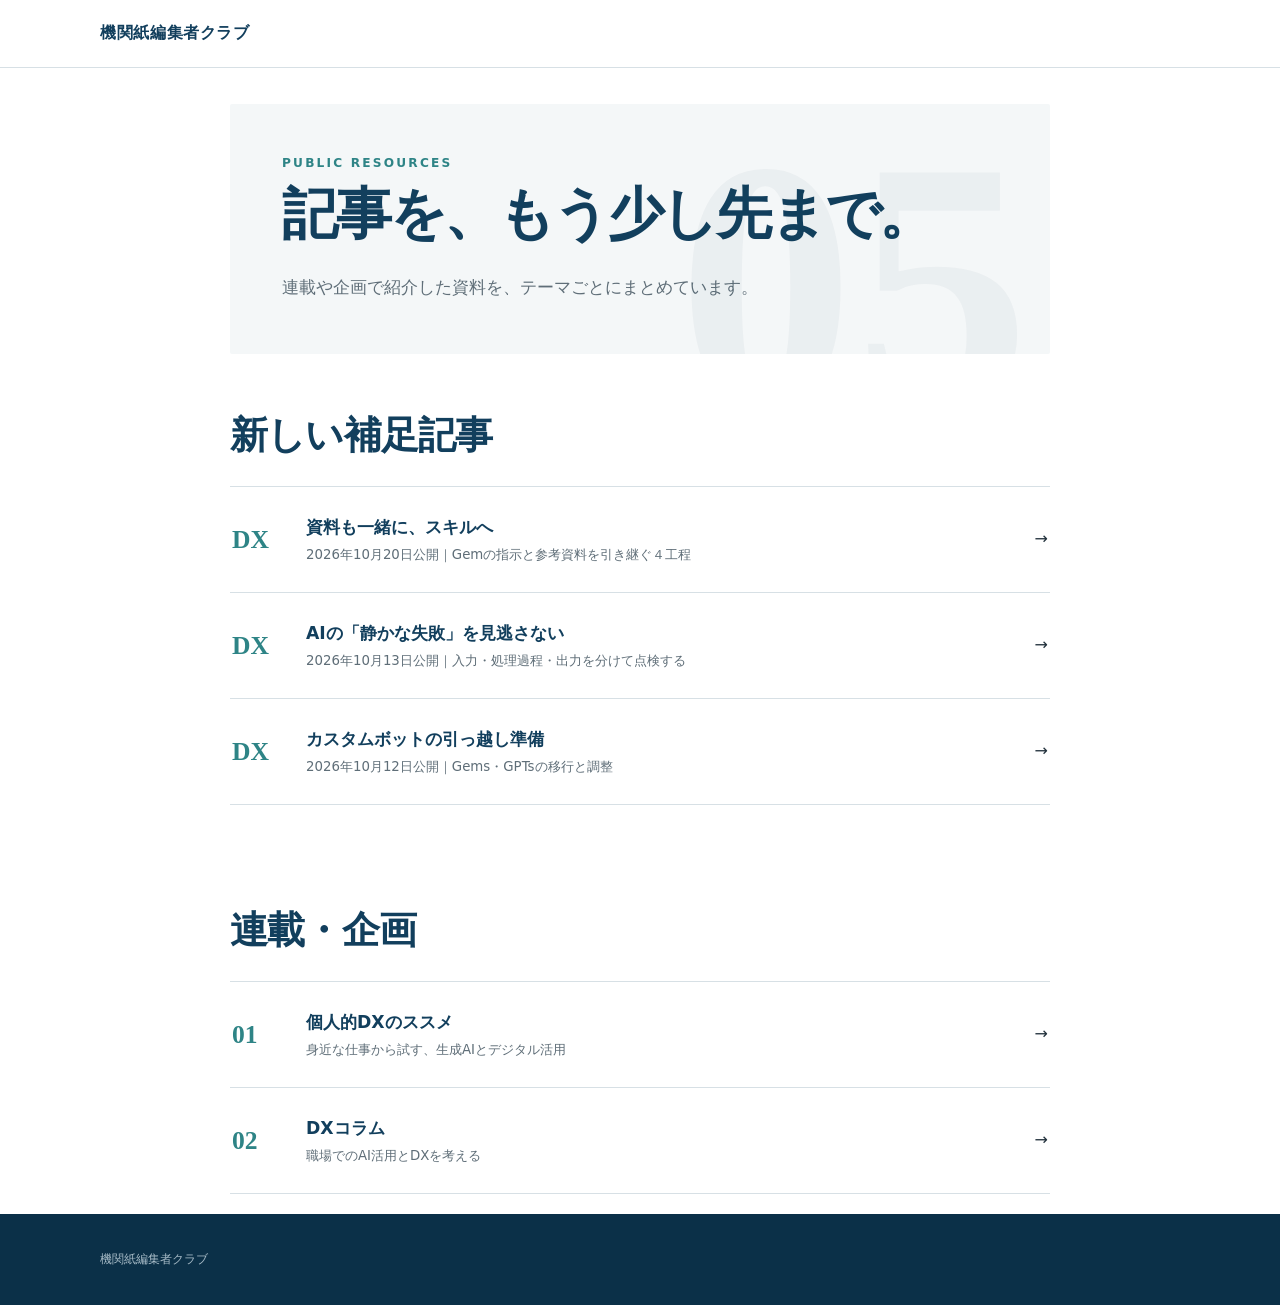
<file: docs/index.html>
<!doctype html>
<html lang="ja">
<head>
  <meta charset="utf-8">
  <meta name="viewport" content="width=device-width, initial-scale=1">
  <meta name="description" content="機関紙編集者クラブの記事に関連する公開資料の入口です。">
  <title>機関紙編集者クラブ｜公開資料</title>
  <link rel="stylesheet" href="./shared/style.css">
</head>
<body>
  <header class="site-header">
    <a class="brand" href="./">機関紙編集者クラブ</a>
  </header>
  <main class="container narrow">
    <section class="hero compact-hero">
      <p class="eyebrow">PUBLIC RESOURCES</p>
      <h1>記事を、もう少し先まで。</h1>
      <p class="lead">連載や企画で紹介した資料を、テーマごとにまとめています。</p>
    </section>
    <section aria-labelledby="latest-title">
      <h2 id="latest-title">新しい補足記事</h2>
      <a class="feature-link" href="./personal-dx/skill-reference-migration/">
        <span class="feature-number">DX</span>
        <span><strong>資料も一緒に、スキルへ</strong><small>2026年10月20日公開｜Gemの指示と参考資料を引き継ぐ４工程</small></span>
        <span aria-hidden="true">→</span>
      </a>
      <a class="feature-link" href="./dx-column/silent-failures/">
        <span class="feature-number">DX</span>
        <span><strong>AIの「静かな失敗」を見逃さない</strong><small>2026年10月13日公開｜入力・処理過程・出力を分けて点検する</small></span>
        <span aria-hidden="true">→</span>
      </a>
      <a class="feature-link" href="./personal-dx/custom-bot-migration/">
        <span class="feature-number">DX</span>
        <span><strong>カスタムボットの引っ越し準備</strong><small>2026年10月12日公開｜Gems・GPTsの移行と調整</small></span>
        <span aria-hidden="true">→</span>
      </a>
    </section>
    <section aria-labelledby="series-title">
      <h2 id="series-title">連載・企画</h2>
      <a class="feature-link" href="./personal-dx/">
        <span class="feature-number">01</span>
        <span>
          <strong>個人的DXのススメ</strong>
          <small>身近な仕事から試す、生成AIとデジタル活用</small>
        </span>
        <span aria-hidden="true">→</span>
      </a>
      <a class="feature-link" href="./dx-column/">
        <span class="feature-number">02</span>
        <span>
          <strong>DXコラム</strong>
          <small>職場でのAI活用とDXを考える</small>
        </span>
        <span aria-hidden="true">→</span>
      </a>
    </section>
  </main>
  <footer class="site-footer"><p>機関紙編集者クラブ</p></footer>
</body>
</html>
</file>
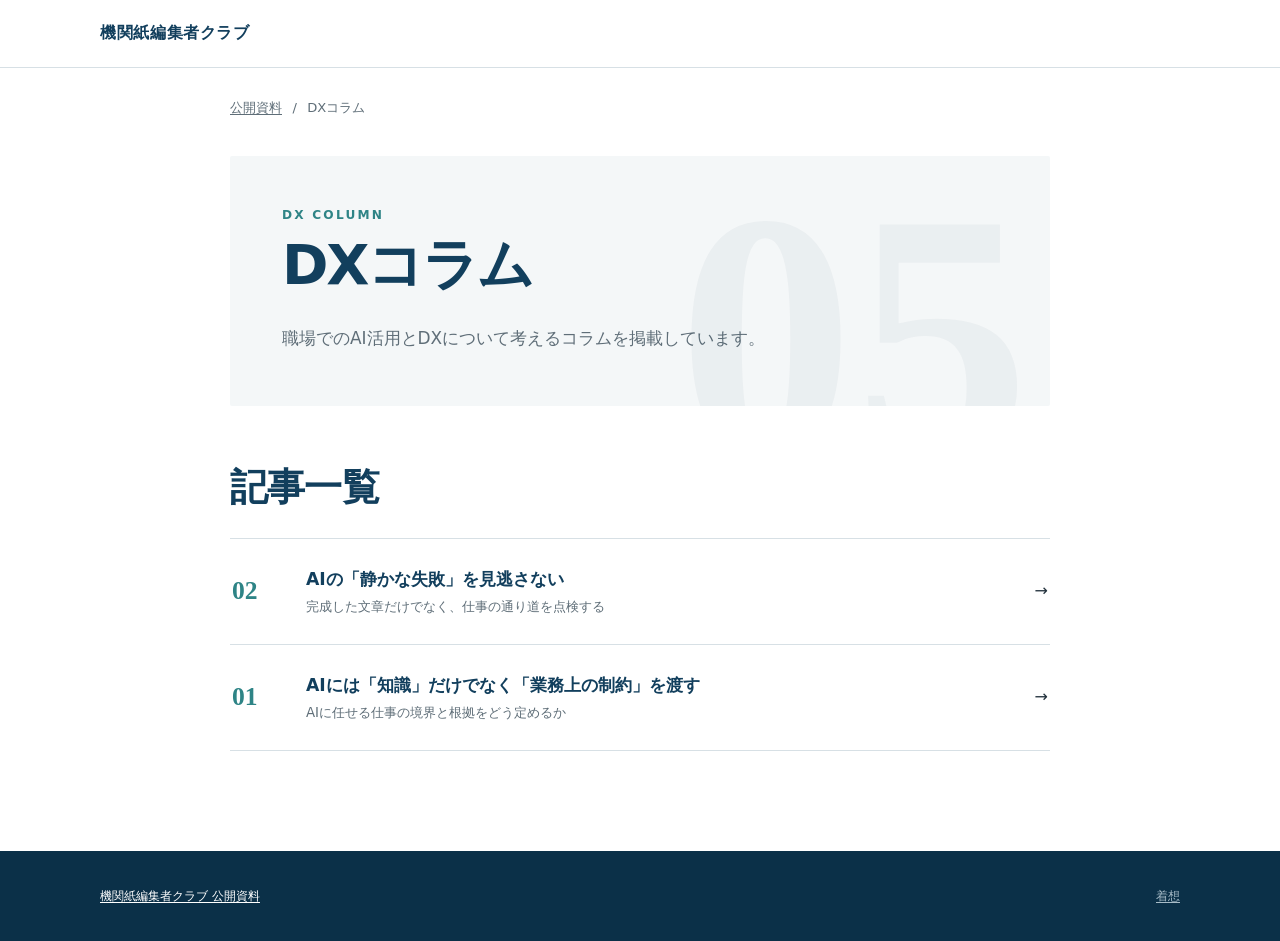
<file: docs/dx-column/index.html>
<!doctype html>
<html lang="ja">
<head>
  <meta charset="utf-8">
  <meta name="viewport" content="width=device-width, initial-scale=1">
  <meta name="description" content="機関紙編集者クラブのDXコラム一覧です。">
  <title>DXコラム｜機関紙編集者クラブ</title>
  <link rel="stylesheet" href="../shared/style.css">
</head>
<body>
  <header class="site-header">
    <a class="brand" href="../">機関紙編集者クラブ</a>
  </header>
  <main class="container narrow">
    <nav class="breadcrumbs" aria-label="パンくずリスト"><a href="../">公開資料</a><span>/</span><span aria-current="page">DXコラム</span></nav>
    <section class="hero compact-hero">
      <p class="eyebrow">DX COLUMN</p>
      <h1>DXコラム</h1>
      <p class="lead">職場でのAI活用とDXについて考えるコラムを掲載しています。</p>
    </section>
    <section aria-labelledby="article-title">
      <h2 id="article-title">記事一覧</h2>
      <a class="feature-link" href="./silent-failures/">
        <span class="feature-number">02</span>
        <span>
          <strong>AIの「静かな失敗」を見逃さない</strong>
          <small>完成した文章だけでなく、仕事の通り道を点検する</small>
        </span>
        <span aria-hidden="true">→</span>
      </a>
      <a class="feature-link" href="./ai-constraints/">
        <span class="feature-number">01</span>
        <span>
          <strong>AIには「知識」だけでなく「業務上の制約」を渡す</strong>
          <small>AIに任せる仕事の境界と根拠をどう定めるか</small>
        </span>
        <span aria-hidden="true">→</span>
      </a>
    </section>
  </main>
  <footer class="site-footer"><p><a href="../">機関紙編集者クラブ 公開資料</a></p><p><a class="idea-link" href="./ideas/lightweight-model-skill/">着想</a></p></footer>
</body>
</html>
</file>
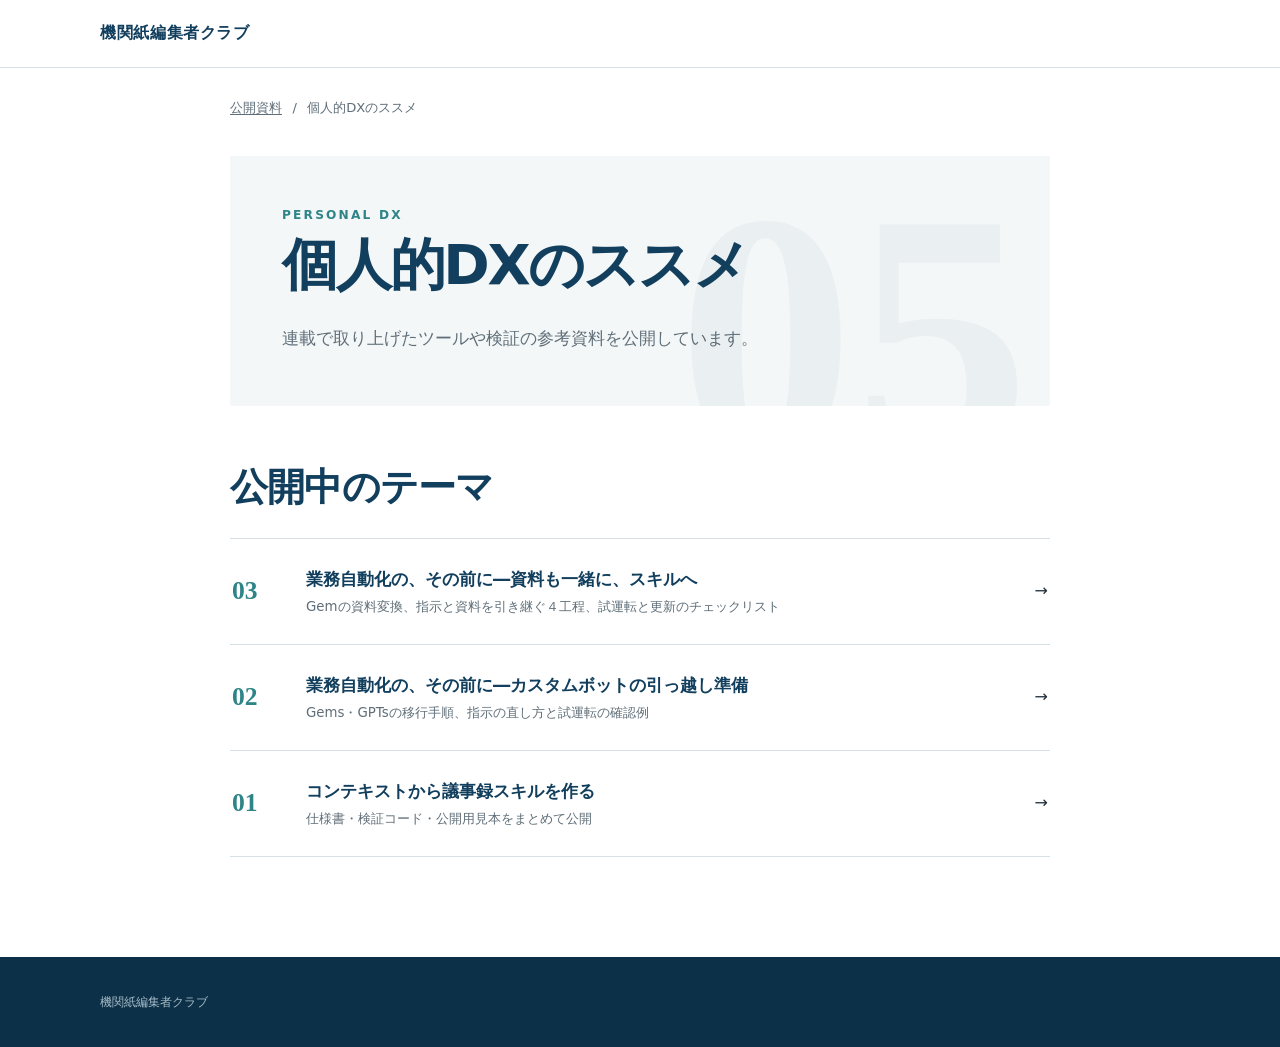
<file: docs/personal-dx/index.html>
<!doctype html>
<html lang="ja">
<head>
  <meta charset="utf-8">
  <meta name="viewport" content="width=device-width, initial-scale=1">
  <meta name="description" content="連載『個人的DXのススメ』の公開資料一覧です。">
  <title>個人的DXのススメ｜機関紙編集者クラブ</title>
  <link rel="stylesheet" href="../shared/style.css">
</head>
<body>
  <header class="site-header">
    <a class="brand" href="../">機関紙編集者クラブ</a>
  </header>
  <main class="container narrow">
    <nav class="breadcrumbs" aria-label="パンくずリスト"><a href="../">公開資料</a><span>/</span><span>個人的DXのススメ</span></nav>
    <section class="hero compact-hero">
      <p class="eyebrow">PERSONAL DX</p>
      <h1>個人的DXのススメ</h1>
      <p class="lead">連載で取り上げたツールや検証の参考資料を公開しています。</p>
    </section>
    <section aria-labelledby="article-title">
      <h2 id="article-title">公開中のテーマ</h2>
      <a class="feature-link" href="./skill-reference-migration/">
        <span class="feature-number">03</span>
        <span>
          <strong>業務自動化の、その前に―資料も一緒に、スキルへ</strong>
          <small>Gemの資料変換、指示と資料を引き継ぐ４工程、試運転と更新のチェックリスト</small>
        </span>
        <span aria-hidden="true">→</span>
      </a>
      <a class="feature-link" href="./custom-bot-migration/">
        <span class="feature-number">02</span>
        <span>
          <strong>業務自動化の、その前に―カスタムボットの引っ越し準備</strong>
          <small>Gems・GPTsの移行手順、指示の直し方と試運転の確認例</small>
        </span>
        <span aria-hidden="true">→</span>
      </a>
      <a class="feature-link" href="./meeting-skills/">
        <span class="feature-number">01</span>
        <span>
          <strong>コンテキストから議事録スキルを作る</strong>
          <small>仕様書・検証コード・公開用見本をまとめて公開</small>
        </span>
        <span aria-hidden="true">→</span>
      </a>
    </section>
  </main>
  <footer class="site-footer"><p>機関紙編集者クラブ</p></footer>
</body>
</html>
</file>
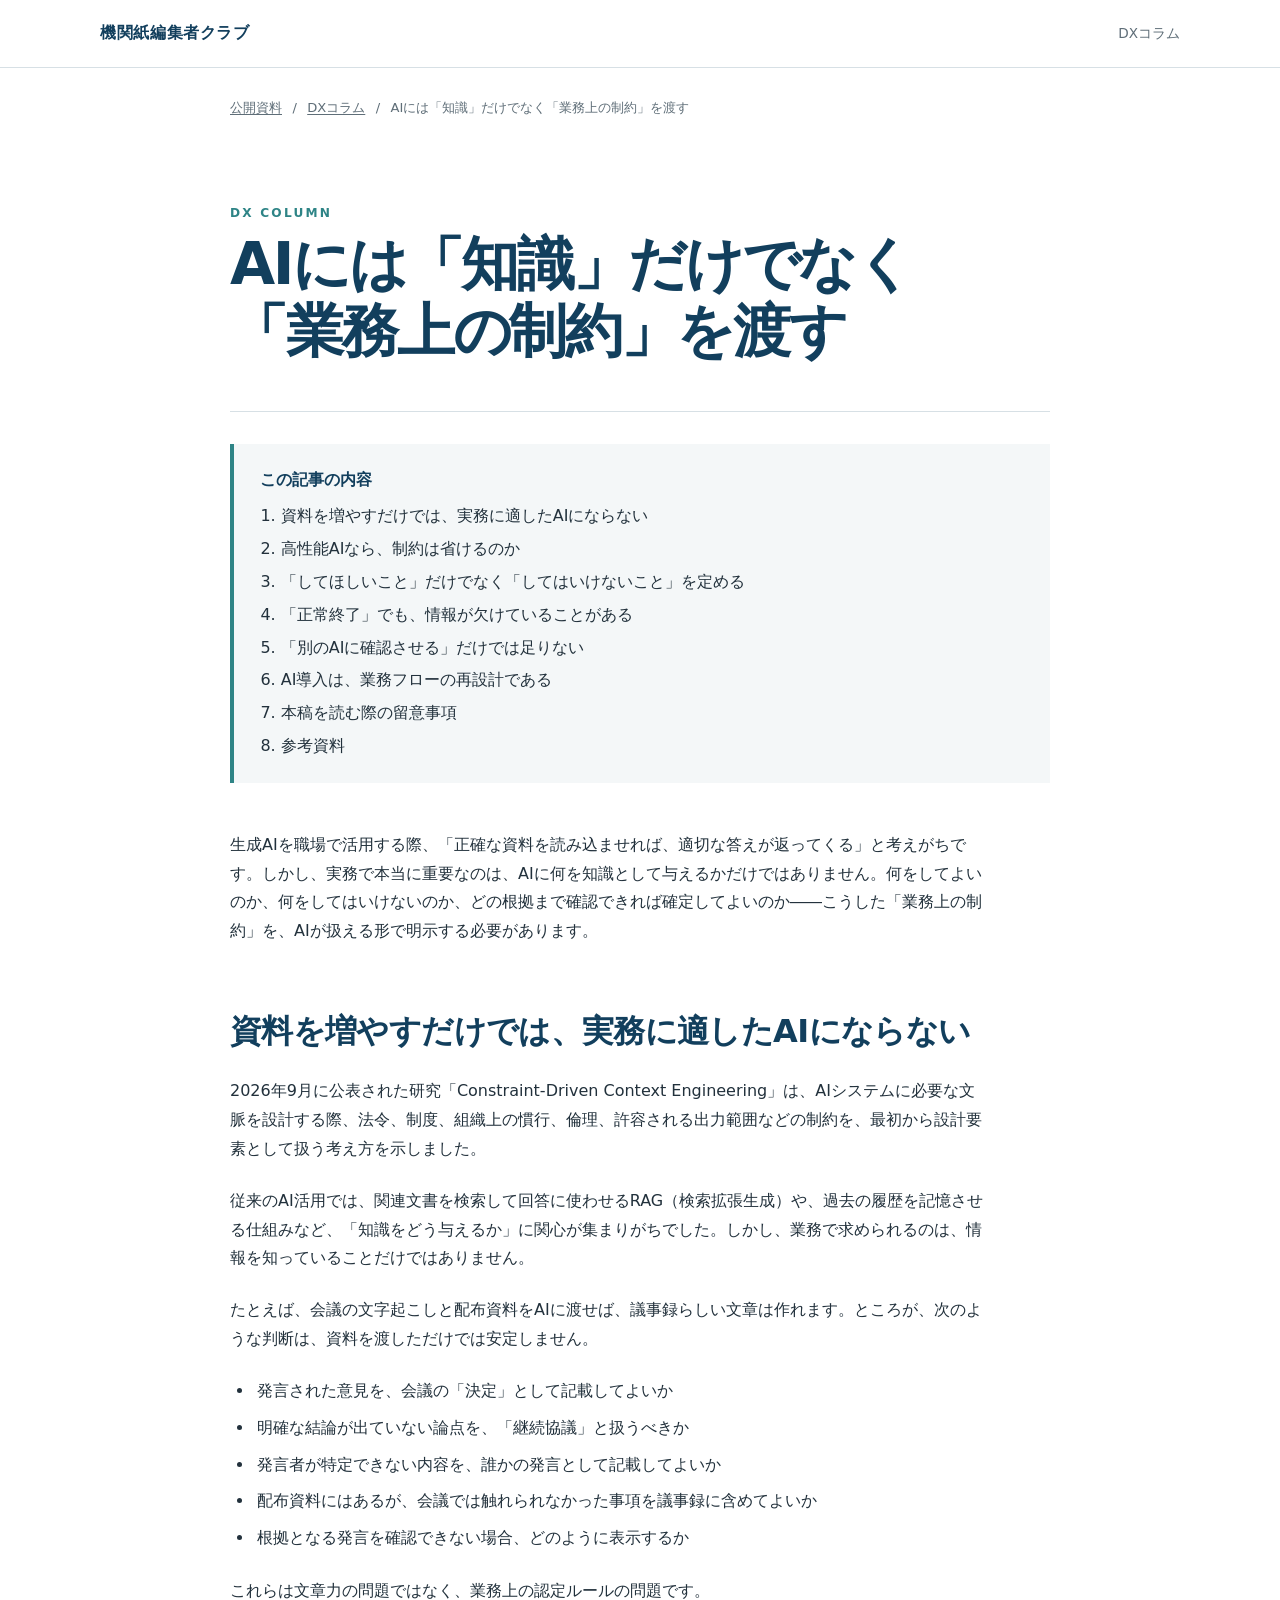
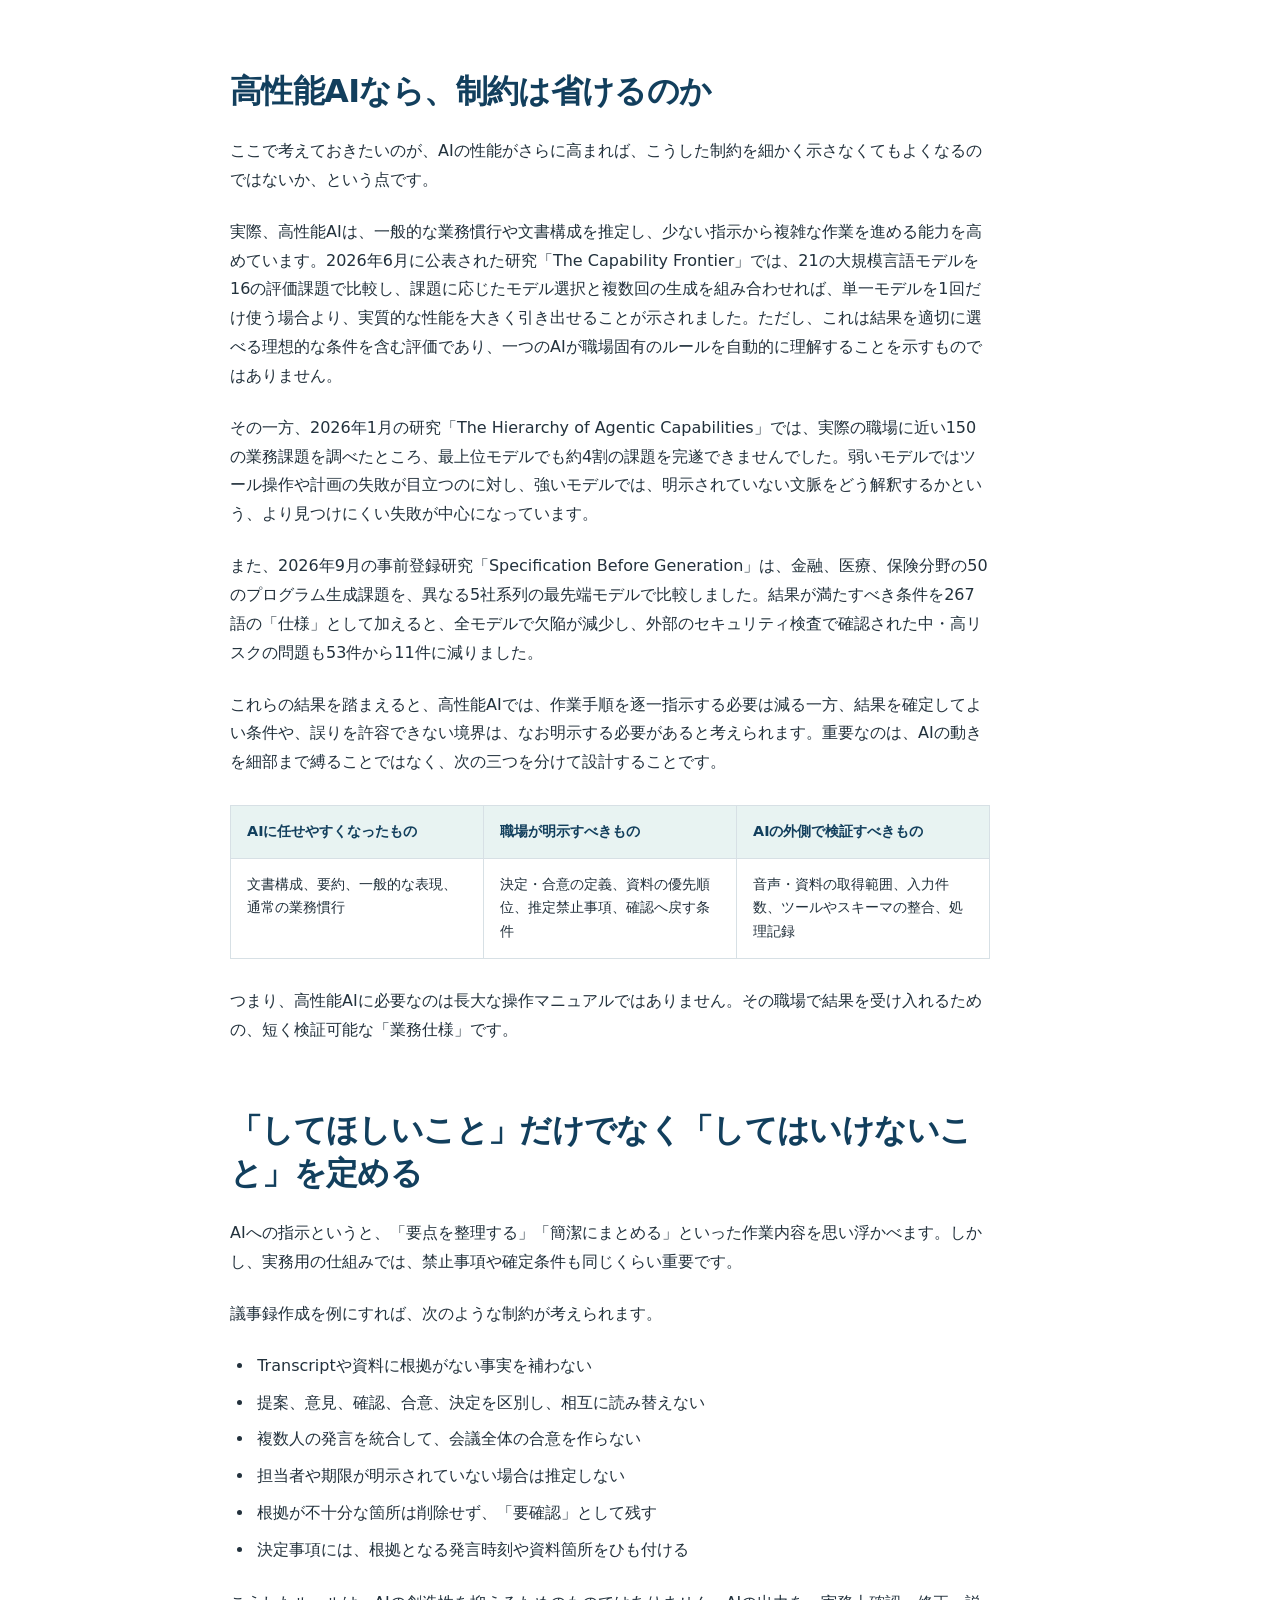
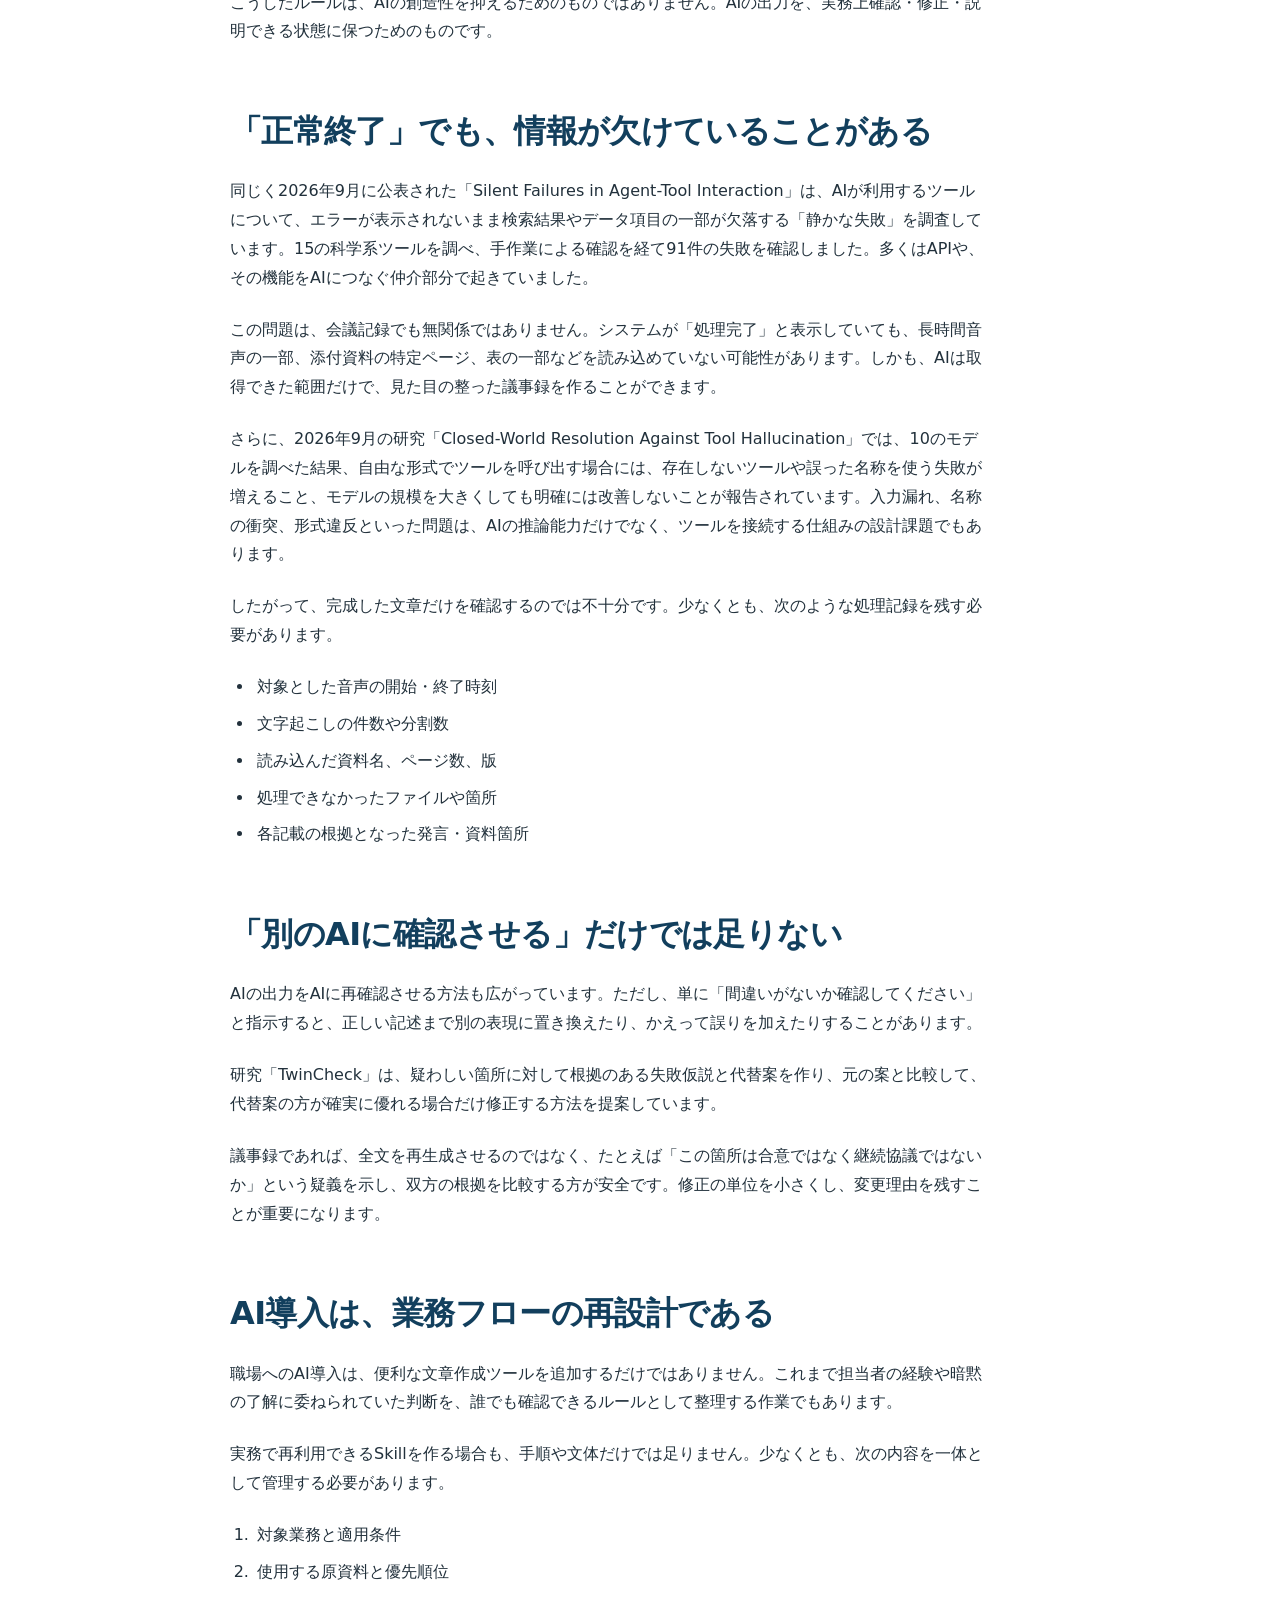
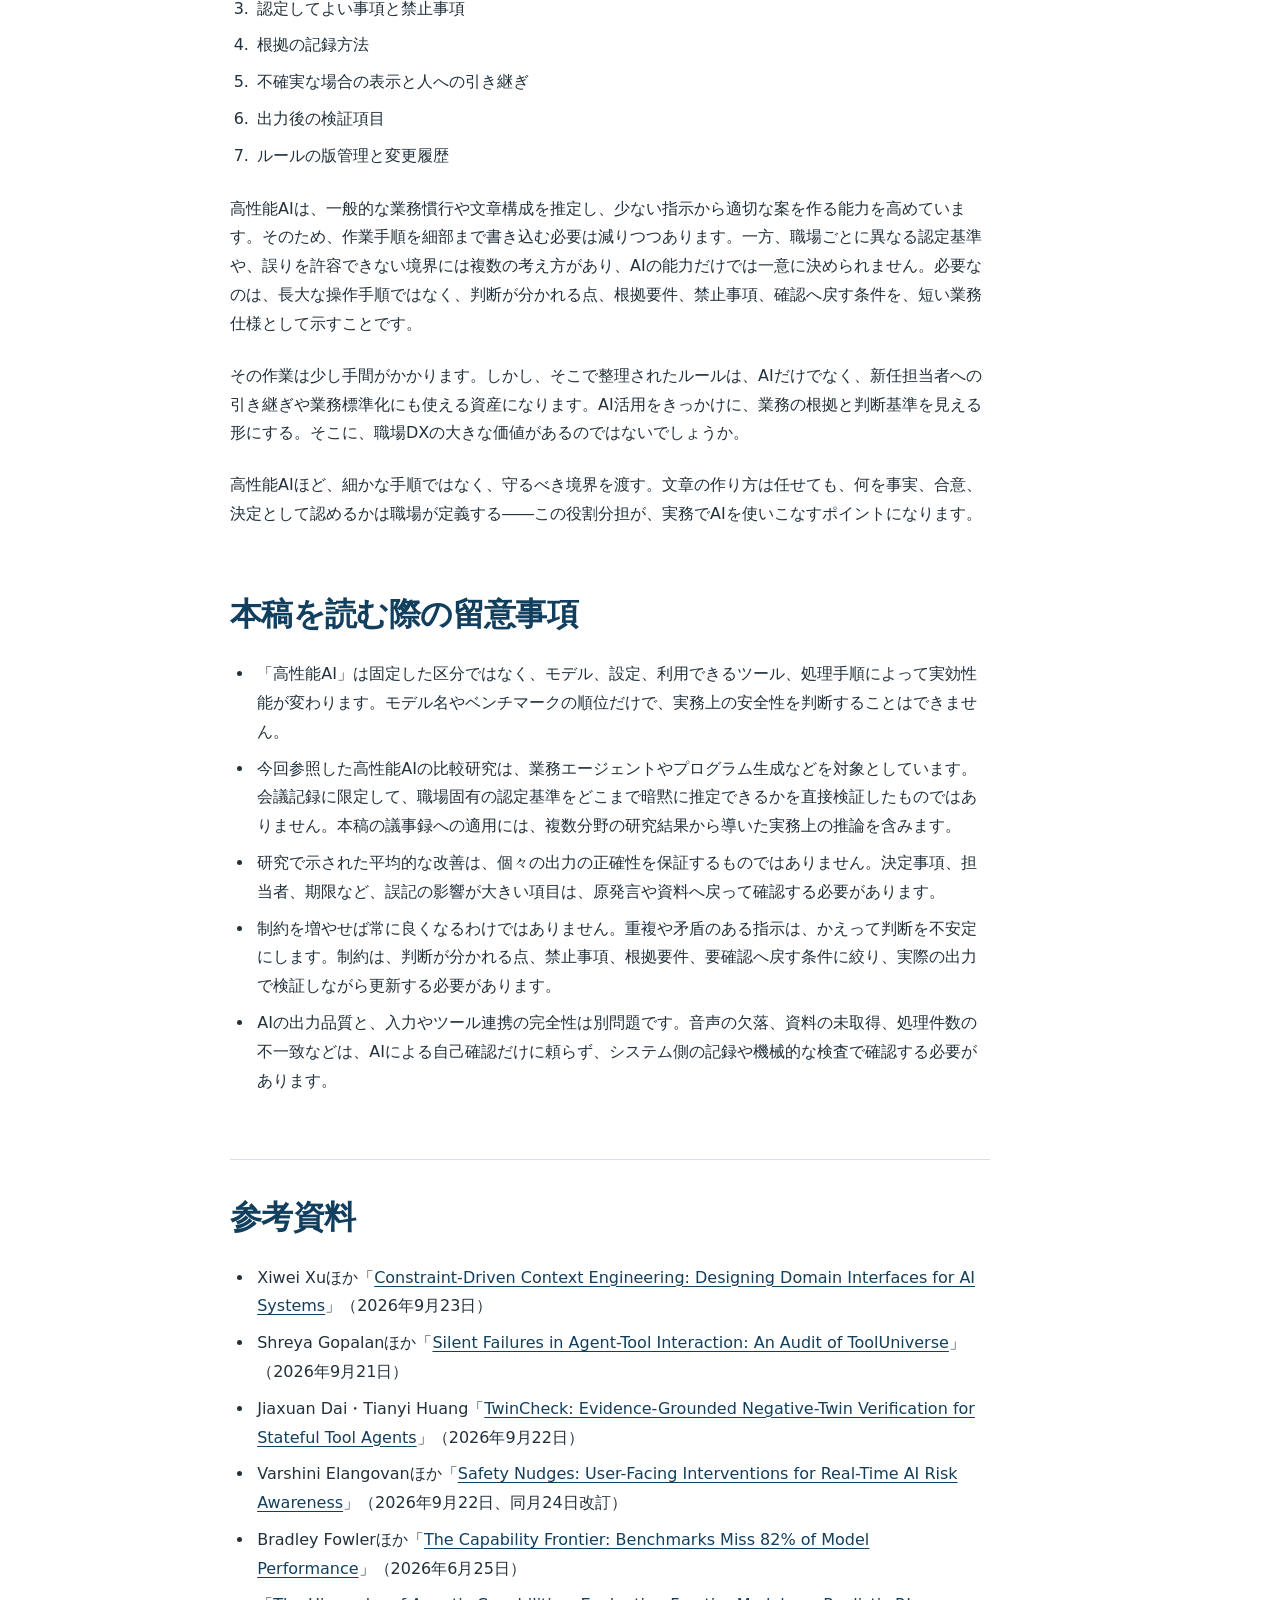
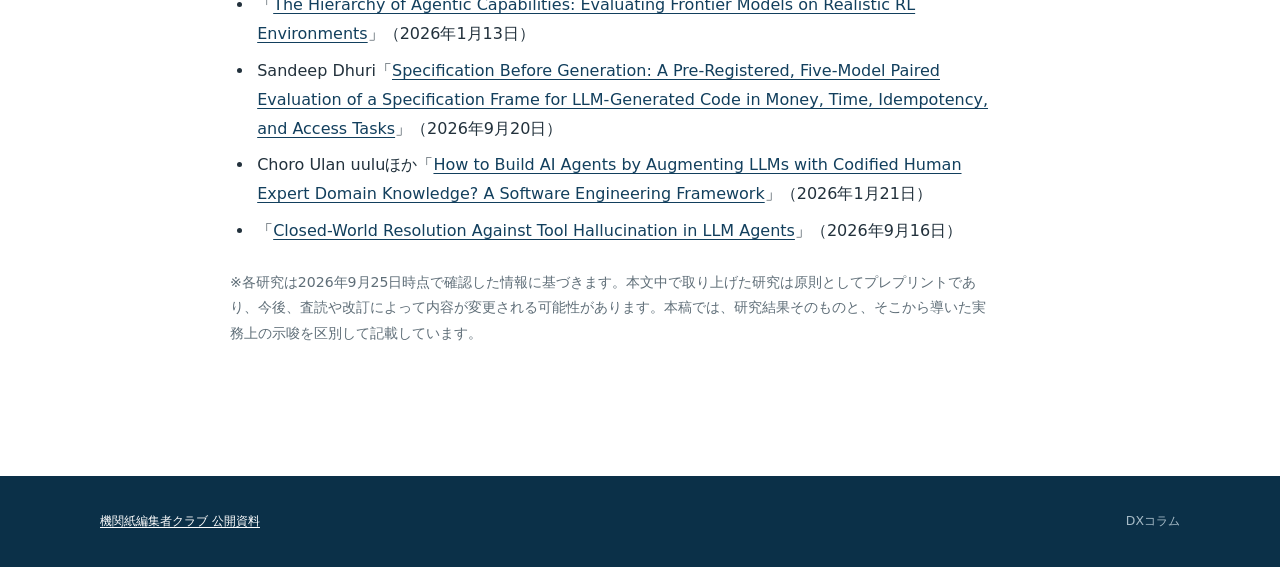
<file: docs/dx-column/ai-constraints/index.html>
<!doctype html>
<html lang="ja">
<head>
  <meta charset="utf-8">
  <meta name="viewport" content="width=device-width, initial-scale=1">
  <meta name="description" content="AIを職場で使う際に必要な業務上の制約、根拠確認、処理記録について考えます。">
  <title>AIには「知識」だけでなく「業務上の制約」を渡す｜DXコラム</title>
  <link rel="stylesheet" href="../../shared/style.css">
</head>
<body>
  <header class="site-header">
    <a class="brand" href="../../">機関紙編集者クラブ</a>
    <span class="series-name">DXコラム</span>
  </header>
  <main>
    <div class="container narrow">
      <nav class="breadcrumbs" aria-label="パンくずリスト"><a href="../../">公開資料</a><span>/</span><a href="../">DXコラム</a><span>/</span><span aria-current="page">AIには「知識」だけでなく「業務上の制約」を渡す</span></nav>
      <header class="column-header">
        <p class="eyebrow">DX COLUMN</p>
        <h1>AIには「知識」だけでなく「業務上の制約」を渡す</h1>
      </header>
      <nav class="column-toc" aria-label="記事の目次">
        <p>この記事の内容</p>
        <ol>
          <li><a href="#knowledge">資料を増やすだけでは、実務に適したAIにならない</a></li>
          <li><a href="#capabilities">高性能AIなら、制約は省けるのか</a></li>
          <li><a href="#rules">「してほしいこと」だけでなく「してはいけないこと」を定める</a></li>
          <li><a href="#silent-failures">「正常終了」でも、情報が欠けていることがある</a></li>
          <li><a href="#verification">「別のAIに確認させる」だけでは足りない</a></li>
          <li><a href="#workflow">AI導入は、業務フローの再設計である</a></li>
          <li><a href="#notes">本稿を読む際の留意事項</a></li>
          <li><a href="#references">参考資料</a></li>
        </ol>
      </nav>
      <article class="column-article">
        <p>生成AIを職場で活用する際、「正確な資料を読み込ませれば、適切な答えが返ってくる」と考えがちです。しかし、実務で本当に重要なのは、AIに何を知識として与えるかだけではありません。何をしてよいのか、何をしてはいけないのか、どの根拠まで確認できれば確定してよいのか――こうした「業務上の制約」を、AIが扱える形で明示する必要があります。</p>
      <section id="knowledge" aria-labelledby="knowledge-title">
        <h2 id="knowledge-title">資料を増やすだけでは、実務に適したAIにならない</h2>
        <p>2026年9月に公表された研究「Constraint-Driven Context Engineering」は、AIシステムに必要な文脈を設計する際、法令、制度、組織上の慣行、倫理、許容される出力範囲などの制約を、最初から設計要素として扱う考え方を示しました。</p>
        <p>従来のAI活用では、関連文書を検索して回答に使わせるRAG（検索拡張生成）や、過去の履歴を記憶させる仕組みなど、「知識をどう与えるか」に関心が集まりがちでした。しかし、業務で求められるのは、情報を知っていることだけではありません。</p>
        <p>たとえば、会議の文字起こしと配布資料をAIに渡せば、議事録らしい文章は作れます。ところが、次のような判断は、資料を渡しただけでは安定しません。</p>
        <ul>
          <li>発言された意見を、会議の「決定」として記載してよいか</li>
          <li>明確な結論が出ていない論点を、「継続協議」と扱うべきか</li>
          <li>発言者が特定できない内容を、誰かの発言として記載してよいか</li>
          <li>配布資料にはあるが、会議では触れられなかった事項を議事録に含めてよいか</li>
          <li>根拠となる発言を確認できない場合、どのように表示するか</li>
        </ul>
        <p>これらは文章力の問題ではなく、業務上の認定ルールの問題です。</p>
      </section>
      <section id="capabilities" aria-labelledby="capabilities-title">
        <h2 id="capabilities-title">高性能AIなら、制約は省けるのか</h2>
        <p>ここで考えておきたいのが、AIの性能がさらに高まれば、こうした制約を細かく示さなくてもよくなるのではないか、という点です。</p>
        <p>実際、高性能AIは、一般的な業務慣行や文書構成を推定し、少ない指示から複雑な作業を進める能力を高めています。2026年6月に公表された研究「The Capability Frontier」では、21の大規模言語モデルを16の評価課題で比較し、課題に応じたモデル選択と複数回の生成を組み合わせれば、単一モデルを1回だけ使う場合より、実質的な性能を大きく引き出せることが示されました。ただし、これは結果を適切に選べる理想的な条件を含む評価であり、一つのAIが職場固有のルールを自動的に理解することを示すものではありません。</p>
        <p>その一方、2026年1月の研究「The Hierarchy of Agentic Capabilities」では、実際の職場に近い150の業務課題を調べたところ、最上位モデルでも約4割の課題を完遂できませんでした。弱いモデルではツール操作や計画の失敗が目立つのに対し、強いモデルでは、明示されていない文脈をどう解釈するかという、より見つけにくい失敗が中心になっています。</p>
        <p>また、2026年9月の事前登録研究「Specification Before Generation」は、金融、医療、保険分野の50のプログラム生成課題を、異なる5社系列の最先端モデルで比較しました。結果が満たすべき条件を267語の「仕様」として加えると、全モデルで欠陥が減少し、外部のセキュリティ検査で確認された中・高リスクの問題も53件から11件に減りました。</p>
        <p>これらの結果を踏まえると、高性能AIでは、作業手順を逐一指示する必要は減る一方、結果を確定してよい条件や、誤りを許容できない境界は、なお明示する必要があると考えられます。重要なのは、AIの動きを細部まで縛ることではなく、次の三つを分けて設計することです。</p>
        <div class="table-scroll" role="region" aria-label="高性能AIと業務仕様の役割分担" tabindex="0">
          <table>
            <thead><tr><th scope="col">AIに任せやすくなったもの</th><th scope="col">職場が明示すべきもの</th><th scope="col">AIの外側で検証すべきもの</th></tr></thead>
            <tbody><tr><td>文書構成、要約、一般的な表現、通常の業務慣行</td><td>決定・合意の定義、資料の優先順位、推定禁止事項、確認へ戻す条件</td><td>音声・資料の取得範囲、入力件数、ツールやスキーマの整合、処理記録</td></tr></tbody>
          </table>
        </div>
        <p>つまり、高性能AIに必要なのは長大な操作マニュアルではありません。その職場で結果を受け入れるための、短く検証可能な「業務仕様」です。</p>
      </section>
      <section id="rules" aria-labelledby="rules-title">
        <h2 id="rules-title">「してほしいこと」だけでなく「してはいけないこと」を定める</h2>
        <p>AIへの指示というと、「要点を整理する」「簡潔にまとめる」といった作業内容を思い浮かべます。しかし、実務用の仕組みでは、禁止事項や確定条件も同じくらい重要です。</p>
        <p>議事録作成を例にすれば、次のような制約が考えられます。</p>
        <ul>
          <li>Transcriptや資料に根拠がない事実を補わない</li>
          <li>提案、意見、確認、合意、決定を区別し、相互に読み替えない</li>
          <li>複数人の発言を統合して、会議全体の合意を作らない</li>
          <li>担当者や期限が明示されていない場合は推定しない</li>
          <li>根拠が不十分な箇所は削除せず、「要確認」として残す</li>
          <li>決定事項には、根拠となる発言時刻や資料箇所をひも付ける</li>
        </ul>
        <p>こうしたルールは、AIの創造性を抑えるためのものではありません。AIの出力を、実務上確認・修正・説明できる状態に保つためのものです。</p>
      </section>
      <section id="silent-failures" aria-labelledby="silent-failures-title">
        <h2 id="silent-failures-title">「正常終了」でも、情報が欠けていることがある</h2>
        <p>同じく2026年9月に公表された「Silent Failures in Agent-Tool Interaction」は、AIが利用するツールについて、エラーが表示されないまま検索結果やデータ項目の一部が欠落する「静かな失敗」を調査しています。15の科学系ツールを調べ、手作業による確認を経て91件の失敗を確認しました。多くはAPIや、その機能をAIにつなぐ仲介部分で起きていました。</p>
        <p>この問題は、会議記録でも無関係ではありません。システムが「処理完了」と表示していても、長時間音声の一部、添付資料の特定ページ、表の一部などを読み込めていない可能性があります。しかも、AIは取得できた範囲だけで、見た目の整った議事録を作ることができます。</p>
        <p>さらに、2026年9月の研究「Closed-World Resolution Against Tool Hallucination」では、10のモデルを調べた結果、自由な形式でツールを呼び出す場合には、存在しないツールや誤った名称を使う失敗が増えること、モデルの規模を大きくしても明確には改善しないことが報告されています。入力漏れ、名称の衝突、形式違反といった問題は、AIの推論能力だけでなく、ツールを接続する仕組みの設計課題でもあります。</p>
        <p>したがって、完成した文章だけを確認するのでは不十分です。少なくとも、次のような処理記録を残す必要があります。</p>
        <ul>
          <li>対象とした音声の開始・終了時刻</li>
          <li>文字起こしの件数や分割数</li>
          <li>読み込んだ資料名、ページ数、版</li>
          <li>処理できなかったファイルや箇所</li>
          <li>各記載の根拠となった発言・資料箇所</li>
        </ul>
      </section>
      <section id="verification" aria-labelledby="verification-title">
        <h2 id="verification-title">「別のAIに確認させる」だけでは足りない</h2>
        <p>AIの出力をAIに再確認させる方法も広がっています。ただし、単に「間違いがないか確認してください」と指示すると、正しい記述まで別の表現に置き換えたり、かえって誤りを加えたりすることがあります。</p>
        <p>研究「TwinCheck」は、疑わしい箇所に対して根拠のある失敗仮説と代替案を作り、元の案と比較して、代替案の方が確実に優れる場合だけ修正する方法を提案しています。</p>
        <p>議事録であれば、全文を再生成させるのではなく、たとえば「この箇所は合意ではなく継続協議ではないか」という疑義を示し、双方の根拠を比較する方が安全です。修正の単位を小さくし、変更理由を残すことが重要になります。</p>
      </section>
      <section id="workflow" aria-labelledby="workflow-title">
        <h2 id="workflow-title">AI導入は、業務フローの再設計である</h2>
        <p>職場へのAI導入は、便利な文章作成ツールを追加するだけではありません。これまで担当者の経験や暗黙の了解に委ねられていた判断を、誰でも確認できるルールとして整理する作業でもあります。</p>
        <p>実務で再利用できるSkillを作る場合も、手順や文体だけでは足りません。少なくとも、次の内容を一体として管理する必要があります。</p>
        <ol>
          <li>対象業務と適用条件</li>
          <li>使用する原資料と優先順位</li>
          <li>認定してよい事項と禁止事項</li>
          <li>根拠の記録方法</li>
          <li>不確実な場合の表示と人への引き継ぎ</li>
          <li>出力後の検証項目</li>
          <li>ルールの版管理と変更履歴</li>
        </ol>
        <p>高性能AIは、一般的な業務慣行や文章構成を推定し、少ない指示から適切な案を作る能力を高めています。そのため、作業手順を細部まで書き込む必要は減りつつあります。一方、職場ごとに異なる認定基準や、誤りを許容できない境界には複数の考え方があり、AIの能力だけでは一意に決められません。必要なのは、長大な操作手順ではなく、判断が分かれる点、根拠要件、禁止事項、確認へ戻す条件を、短い業務仕様として示すことです。</p>
        <p>その作業は少し手間がかかります。しかし、そこで整理されたルールは、AIだけでなく、新任担当者への引き継ぎや業務標準化にも使える資産になります。AI活用をきっかけに、業務の根拠と判断基準を見える形にする。そこに、職場DXの大きな価値があるのではないでしょうか。</p>
        <p>高性能AIほど、細かな手順ではなく、守るべき境界を渡す。文章の作り方は任せても、何を事実、合意、決定として認めるかは職場が定義する――この役割分担が、実務でAIを使いこなすポイントになります。</p>
      </section>
      <section id="notes" aria-labelledby="notes-title">
        <h2 id="notes-title">本稿を読む際の留意事項</h2>
        <ul>
          <li>「高性能AI」は固定した区分ではなく、モデル、設定、利用できるツール、処理手順によって実効性能が変わります。モデル名やベンチマークの順位だけで、実務上の安全性を判断することはできません。</li>
          <li>今回参照した高性能AIの比較研究は、業務エージェントやプログラム生成などを対象としています。会議記録に限定して、職場固有の認定基準をどこまで暗黙に推定できるかを直接検証したものではありません。本稿の議事録への適用には、複数分野の研究結果から導いた実務上の推論を含みます。</li>
          <li>研究で示された平均的な改善は、個々の出力の正確性を保証するものではありません。決定事項、担当者、期限など、誤記の影響が大きい項目は、原発言や資料へ戻って確認する必要があります。</li>
          <li>制約を増やせば常に良くなるわけではありません。重複や矛盾のある指示は、かえって判断を不安定にします。制約は、判断が分かれる点、禁止事項、根拠要件、要確認へ戻す条件に絞り、実際の出力で検証しながら更新する必要があります。</li>
          <li>AIの出力品質と、入力やツール連携の完全性は別問題です。音声の欠落、資料の未取得、処理件数の不一致などは、AIによる自己確認だけに頼らず、システム側の記録や機械的な検査で確認する必要があります。</li>
        </ul>
      </section>
      <section id="references" class="references" aria-labelledby="references-title">
        <h2 id="references-title">参考資料</h2>
        <ul>
          <li>Xiwei Xuほか「<a href="https://arxiv.org/abs/2609.27354">Constraint-Driven Context Engineering: Designing Domain Interfaces for AI Systems</a>」（2026年9月23日）</li>
          <li>Shreya Gopalanほか「<a href="https://arxiv.org/abs/2609.26836">Silent Failures in Agent-Tool Interaction: An Audit of ToolUniverse</a>」（2026年9月21日）</li>
          <li>Jiaxuan Dai・Tianyi Huang「<a href="https://arxiv.org/abs/2609.26911">TwinCheck: Evidence-Grounded Negative-Twin Verification for Stateful Tool Agents</a>」（2026年9月22日）</li>
          <li>Varshini Elangovanほか「<a href="https://arxiv.org/abs/2609.26865">Safety Nudges: User-Facing Interventions for Real-Time AI Risk Awareness</a>」（2026年9月22日、同月24日改訂）</li>
          <li>Bradley Fowlerほか「<a href="https://arxiv.org/abs/2606.26836">The Capability Frontier: Benchmarks Miss 82% of Model Performance</a>」（2026年6月25日）</li>
          <li>「<a href="https://arxiv.org/abs/2601.09032">The Hierarchy of Agentic Capabilities: Evaluating Frontier Models on Realistic RL Environments</a>」（2026年1月13日）</li>
          <li>Sandeep Dhuri「<a href="https://arxiv.org/abs/2609.23270">Specification Before Generation: A Pre-Registered, Five-Model Paired Evaluation of a Specification Frame for LLM-Generated Code in Money, Time, Idempotency, and Access Tasks</a>」（2026年9月20日）</li>
          <li>Choro Ulan uuluほか「<a href="https://arxiv.org/abs/2601.15153">How to Build AI Agents by Augmenting LLMs with Codified Human Expert Domain Knowledge? A Software Engineering Framework</a>」（2026年1月21日）</li>
          <li>「<a href="https://arxiv.org/abs/2609.19425">Closed-World Resolution Against Tool Hallucination in LLM Agents</a>」（2026年9月16日）</li>
        </ul>
        <p class="source-note">※各研究は2026年9月25日時点で確認した情報に基づきます。本文中で取り上げた研究は原則としてプレプリントであり、今後、査読や改訂によって内容が変更される可能性があります。本稿では、研究結果そのものと、そこから導いた実務上の示唆を区別して記載しています。</p>
      </section>
      </article>
    </div>
  </main>
  <footer class="site-footer"><p><a href="../../">機関紙編集者クラブ 公開資料</a></p><p>DXコラム</p></footer>
</body>
</html>
</file>
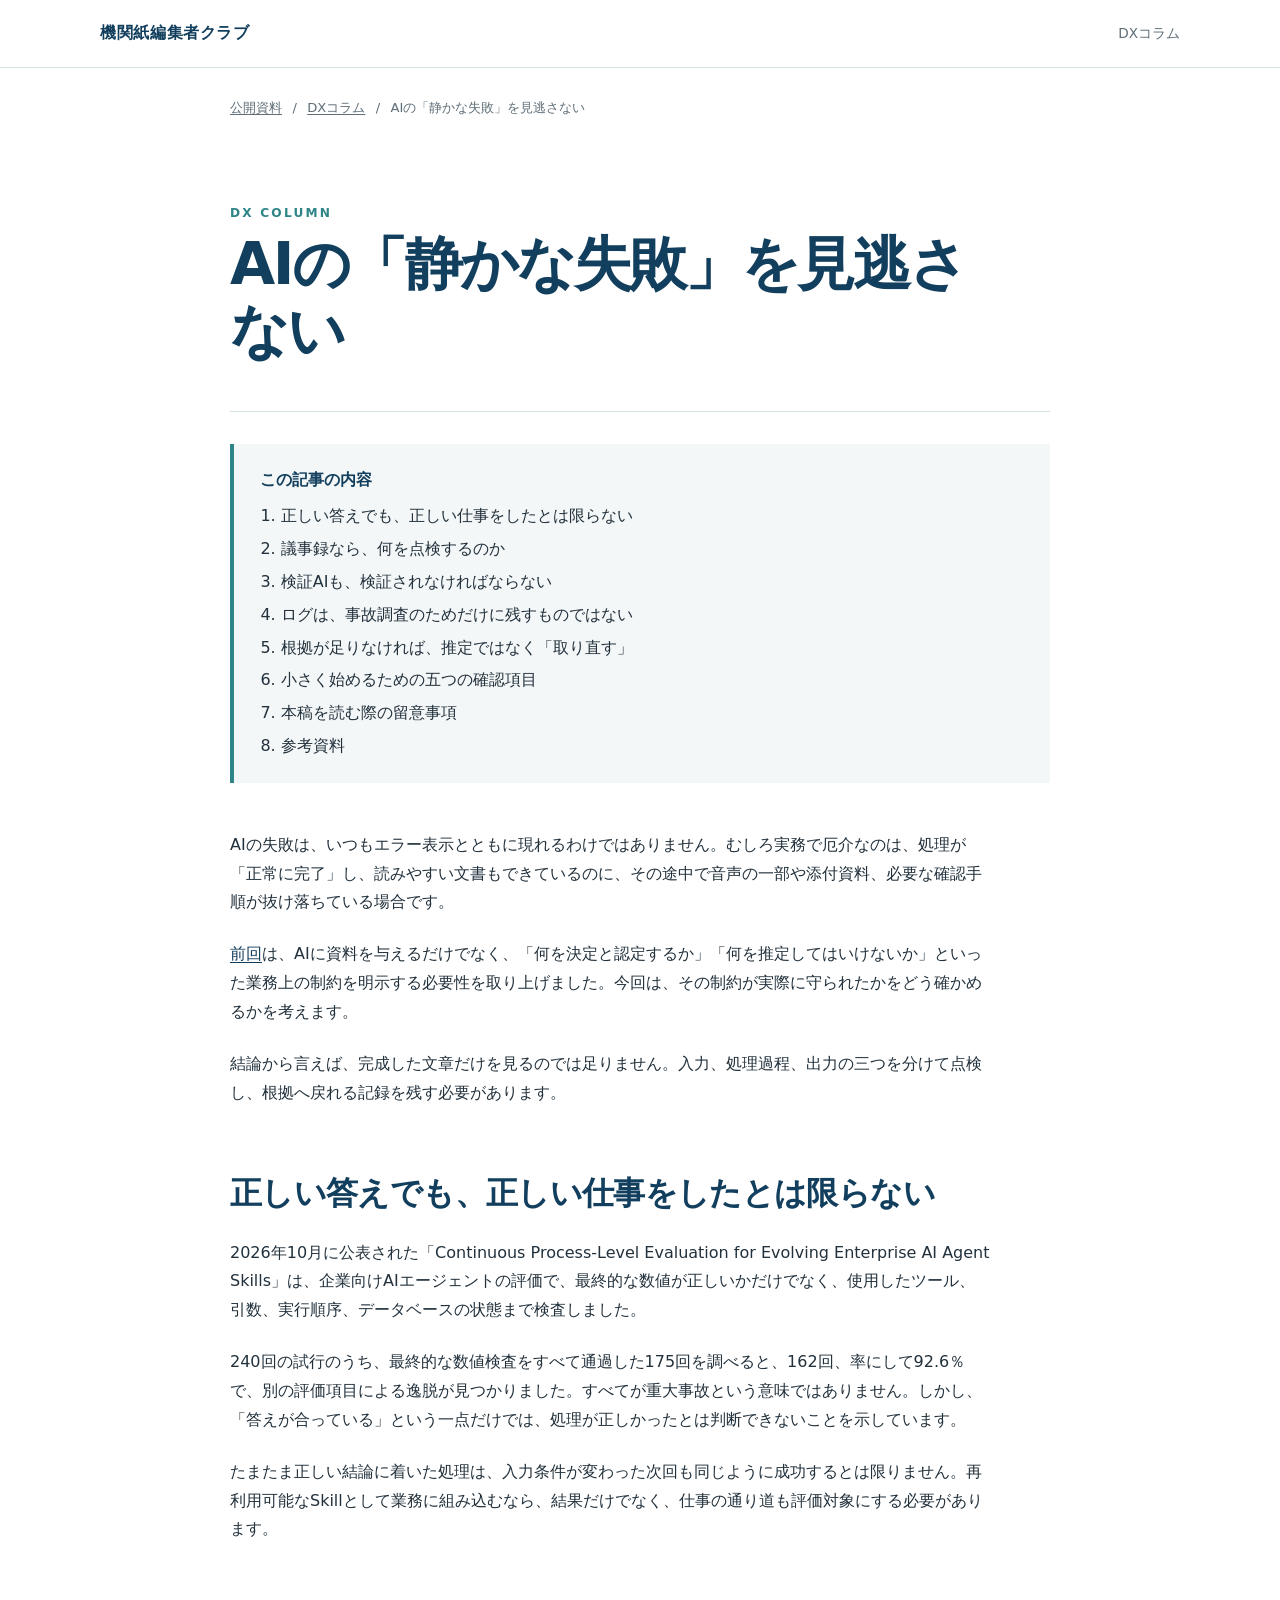
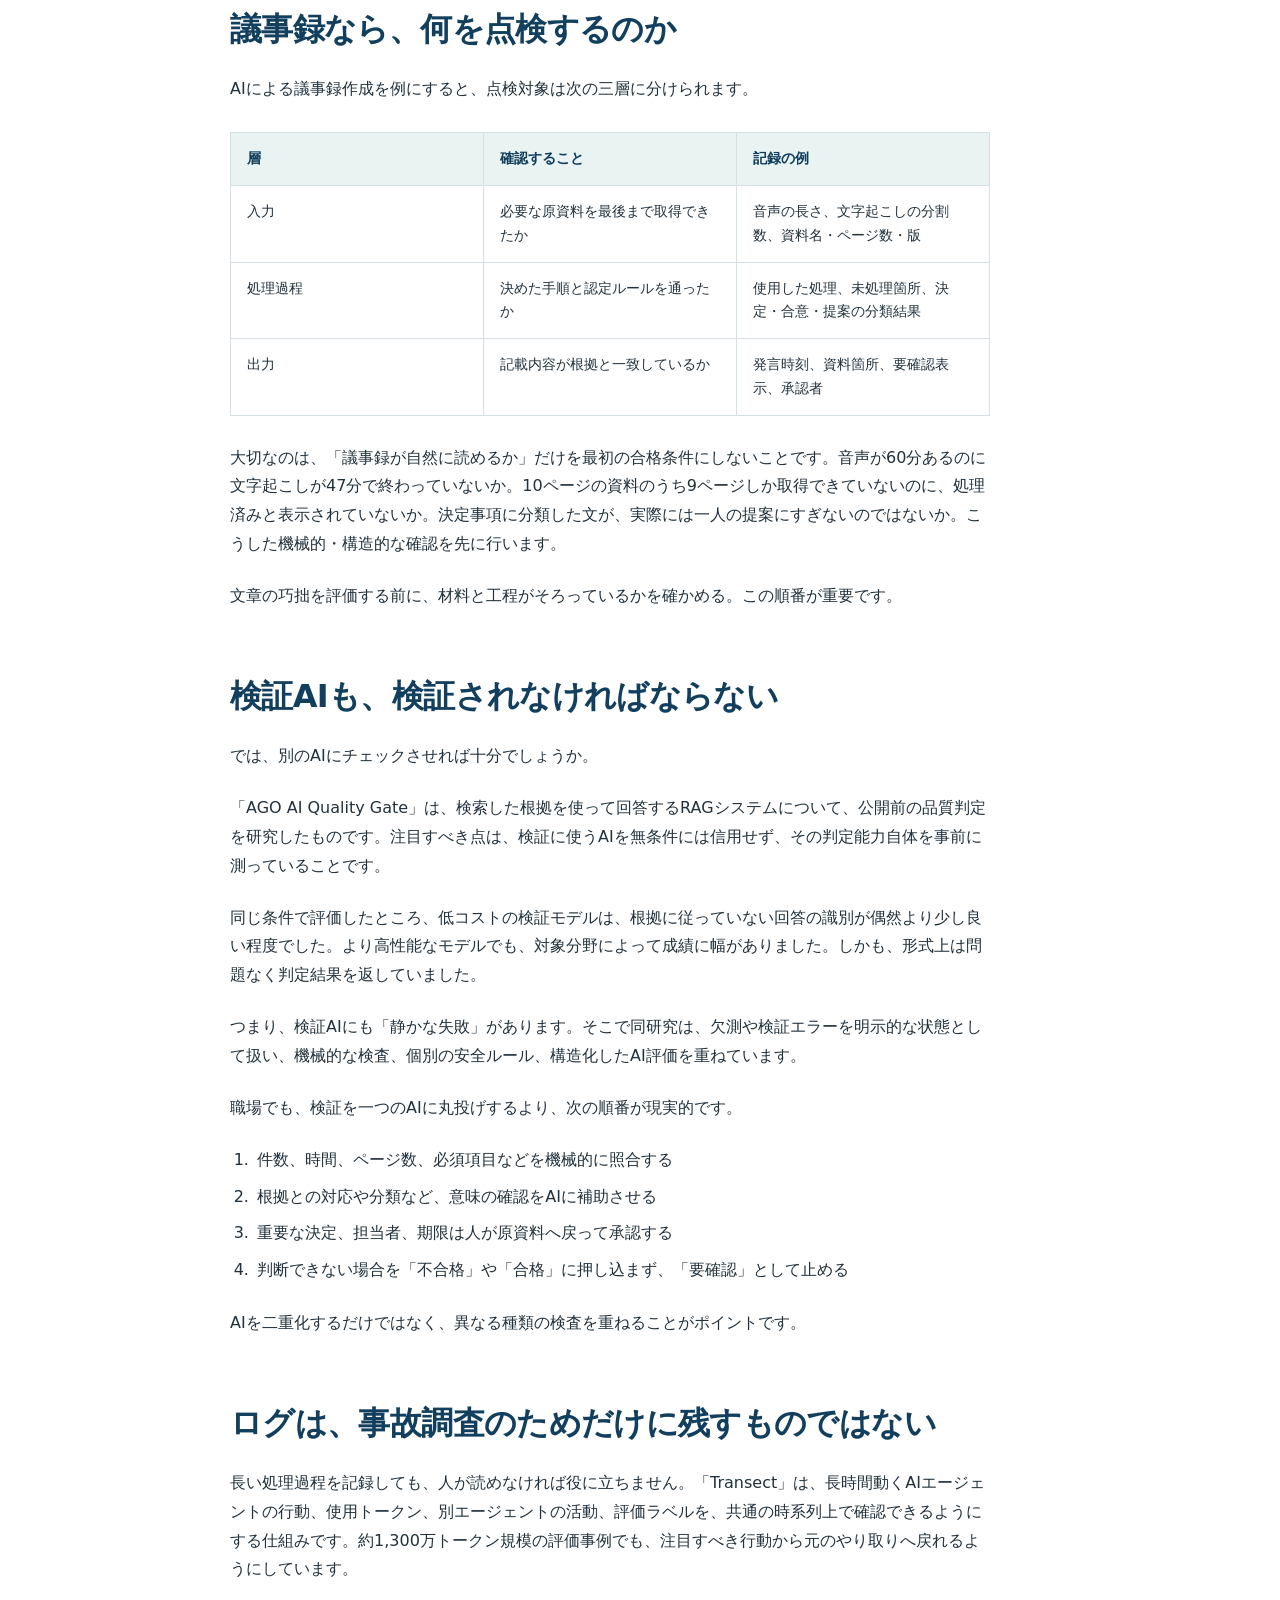
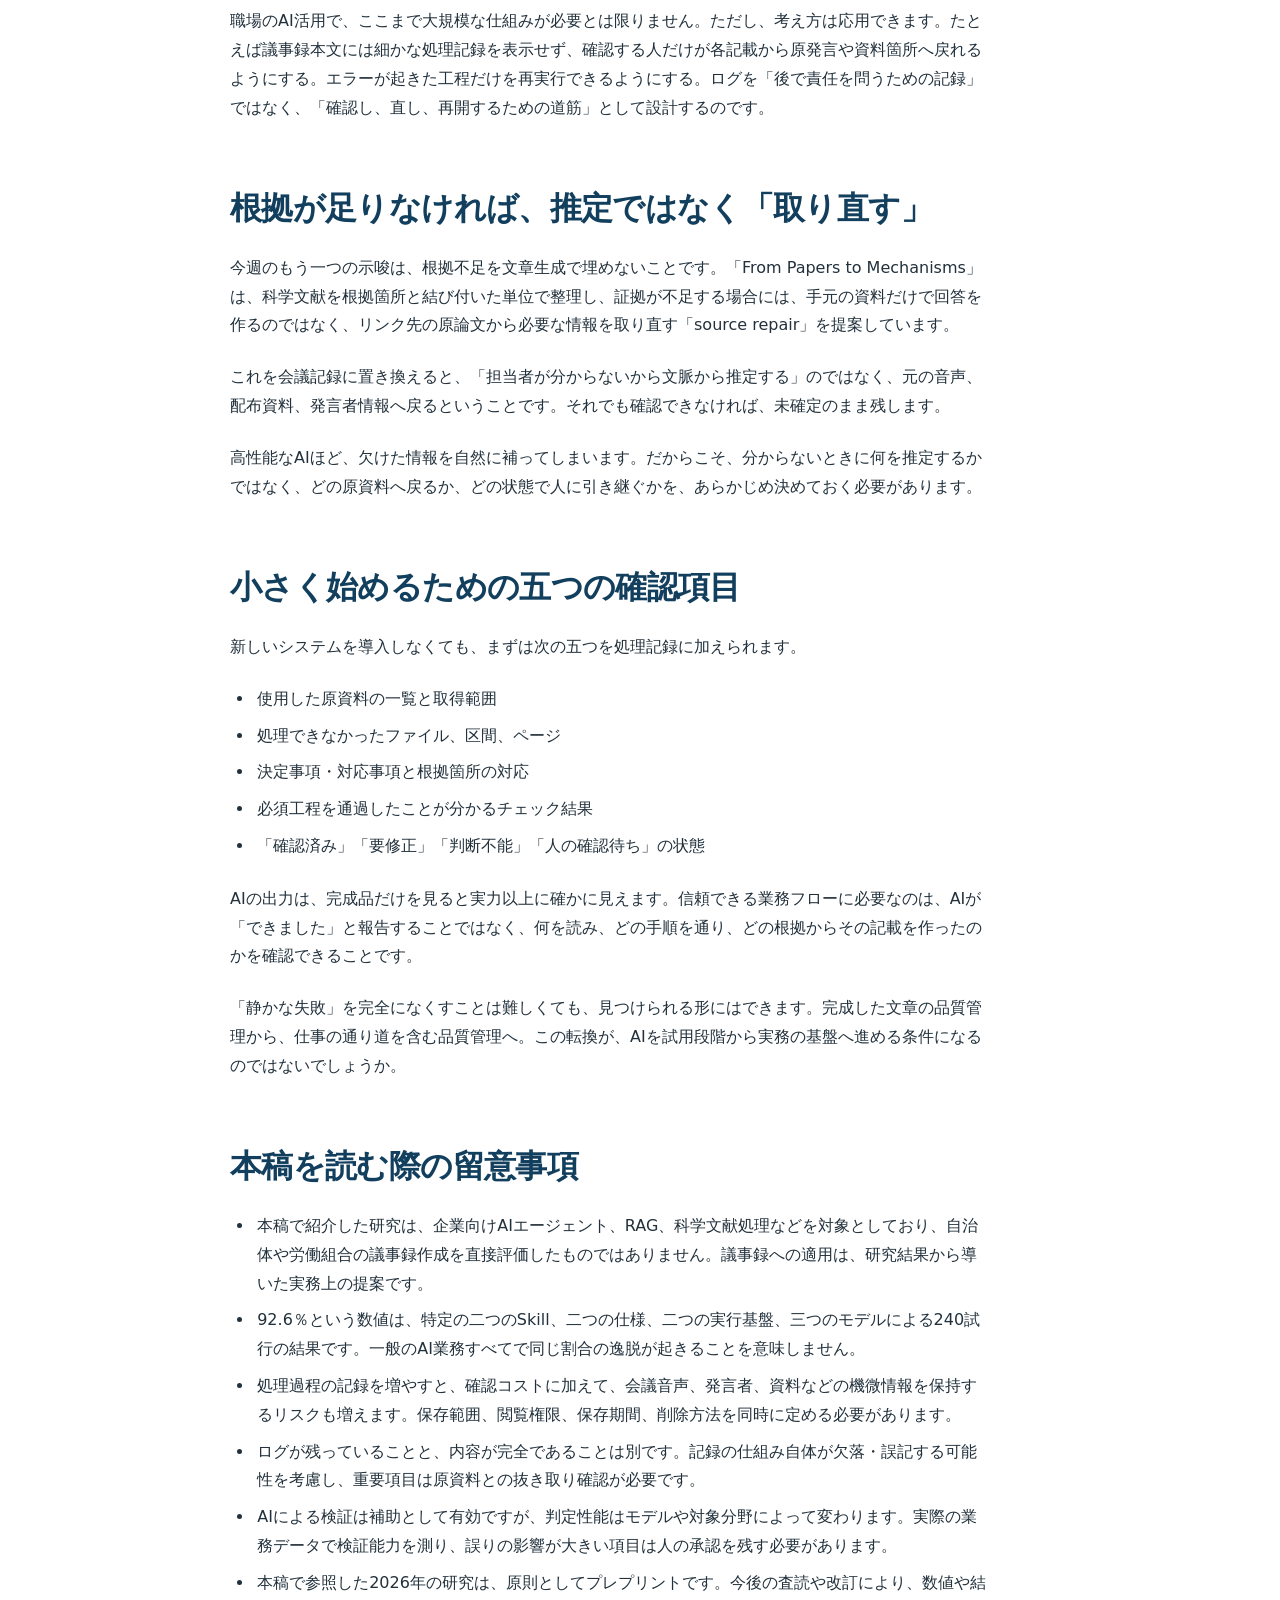
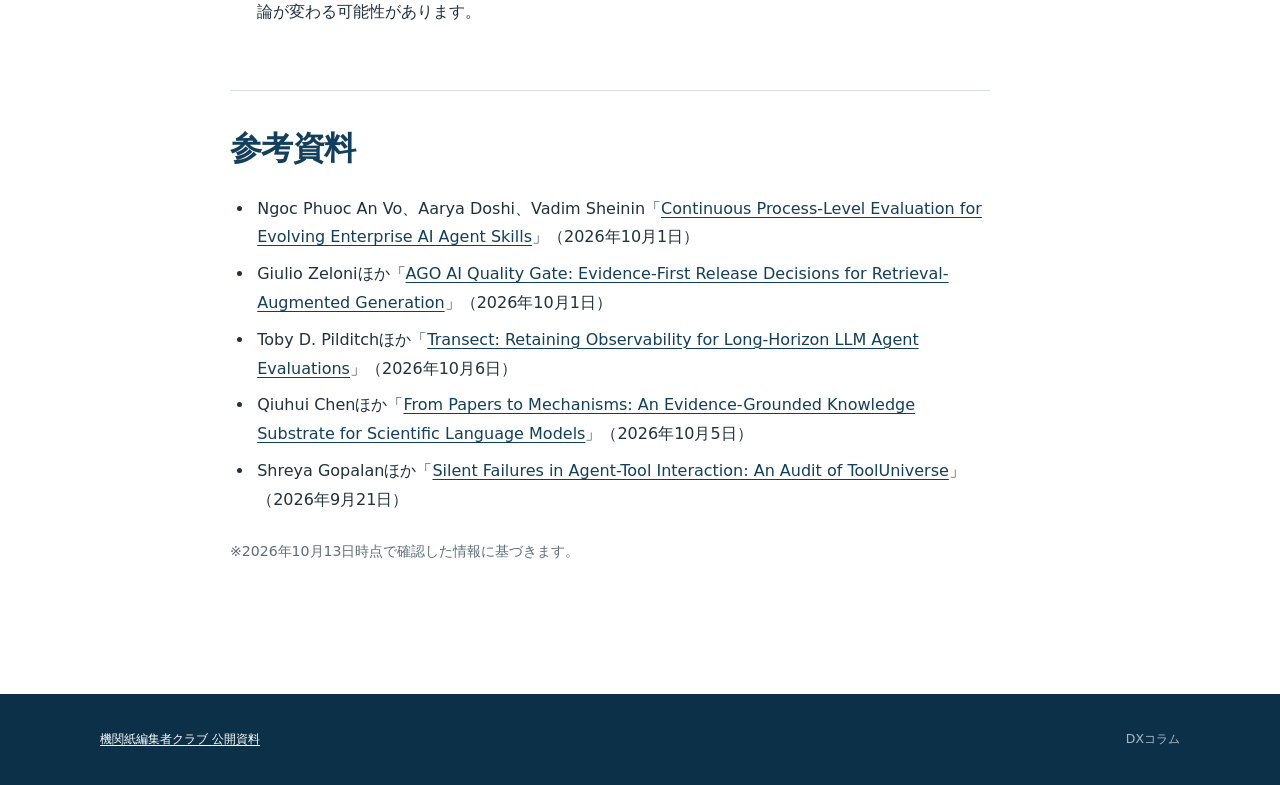
<file: docs/dx-column/silent-failures/index.html>
<!doctype html>
<html lang="ja">
<head>
  <meta charset="utf-8">
  <meta name="viewport" content="width=device-width, initial-scale=1">
  <meta name="description" content="AIの完成物だけでなく、入力・処理過程・検証方法を点検し、「静かな失敗」を見つける方法を考えます。">
  <title>AIの「静かな失敗」を見逃さない｜DXコラム</title>
  <link rel="stylesheet" href="../../shared/style.css">
</head>
<body>
  <header class="site-header">
    <a class="brand" href="../../">機関紙編集者クラブ</a>
    <span class="series-name">DXコラム</span>
  </header>
  <main>
    <div class="container narrow">
      <nav class="breadcrumbs" aria-label="パンくずリスト"><a href="../../">公開資料</a><span>/</span><a href="../">DXコラム</a><span>/</span><span aria-current="page">AIの「静かな失敗」を見逃さない</span></nav>
      <header class="column-header">
        <p class="eyebrow">DX COLUMN</p>
        <h1>AIの「静かな失敗」を見逃さない</h1>
      </header>
      <nav class="column-toc" aria-label="記事の目次">
        <p>この記事の内容</p>
        <ol>
          <li><a href="#process">正しい答えでも、正しい仕事をしたとは限らない</a></li>
          <li><a href="#minutes">議事録なら、何を点検するのか</a></li>
          <li><a href="#judge">検証AIも、検証されなければならない</a></li>
          <li><a href="#logs">ログは、事故調査のためだけに残すものではない</a></li>
          <li><a href="#source-repair">根拠が足りなければ、推定ではなく「取り直す」</a></li>
          <li><a href="#checklist">小さく始めるための五つの確認項目</a></li>
          <li><a href="#notes">本稿を読む際の留意事項</a></li>
          <li><a href="#references">参考資料</a></li>
        </ol>
      </nav>
      <article class="column-article">
        <p>AIの失敗は、いつもエラー表示とともに現れるわけではありません。むしろ実務で厄介なのは、処理が「正常に完了」し、読みやすい文書もできているのに、その途中で音声の一部や添付資料、必要な確認手順が抜け落ちている場合です。</p>
        <p><a href="../ai-constraints/">前回</a>は、AIに資料を与えるだけでなく、「何を決定と認定するか」「何を推定してはいけないか」といった業務上の制約を明示する必要性を取り上げました。今回は、その制約が実際に守られたかをどう確かめるかを考えます。</p>
        <p>結論から言えば、完成した文章だけを見るのでは足りません。入力、処理過程、出力の三つを分けて点検し、根拠へ戻れる記録を残す必要があります。</p>
        <section id="process" aria-labelledby="process-title">
        <h2 id="process-title">正しい答えでも、正しい仕事をしたとは限らない</h2>
        <p>2026年10月に公表された「Continuous Process-Level Evaluation for Evolving Enterprise AI Agent Skills」は、企業向けAIエージェントの評価で、最終的な数値が正しいかだけでなく、使用したツール、引数、実行順序、データベースの状態まで検査しました。</p>
        <p>240回の試行のうち、最終的な数値検査をすべて通過した175回を調べると、162回、率にして92.6％で、別の評価項目による逸脱が見つかりました。すべてが重大事故という意味ではありません。しかし、「答えが合っている」という一点だけでは、処理が正しかったとは判断できないことを示しています。</p>
        <p>たまたま正しい結論に着いた処理は、入力条件が変わった次回も同じように成功するとは限りません。再利用可能なSkillとして業務に組み込むなら、結果だけでなく、仕事の通り道も評価対象にする必要があります。</p>
        </section>
        <section id="minutes" aria-labelledby="minutes-title">
        <h2 id="minutes-title">議事録なら、何を点検するのか</h2>
        <p>AIによる議事録作成を例にすると、点検対象は次の三層に分けられます。</p>
        <div class="table-scroll" role="region" aria-label="議事録作成で点検する三つの層" tabindex="0">
        <table>
        <thead>
        <tr class="header">
        <th>層</th>
        <th>確認すること</th>
        <th>記録の例</th>
        </tr>
        </thead>
        <tbody>
        <tr class="odd">
        <td>入力</td>
        <td>必要な原資料を最後まで取得できたか</td>
        <td>音声の長さ、文字起こしの分割数、資料名・ページ数・版</td>
        </tr>
        <tr class="even">
        <td>処理過程</td>
        <td>決めた手順と認定ルールを通ったか</td>
        <td>使用した処理、未処理箇所、決定・合意・提案の分類結果</td>
        </tr>
        <tr class="odd">
        <td>出力</td>
        <td>記載内容が根拠と一致しているか</td>
        <td>発言時刻、資料箇所、要確認表示、承認者</td>
        </tr>
        </tbody>
        </table>
        </div>
        <p>大切なのは、「議事録が自然に読めるか」だけを最初の合格条件にしないことです。音声が60分あるのに文字起こしが47分で終わっていないか。10ページの資料のうち9ページしか取得できていないのに、処理済みと表示されていないか。決定事項に分類した文が、実際には一人の提案にすぎないのではないか。こうした機械的・構造的な確認を先に行います。</p>
        <p>文章の巧拙を評価する前に、材料と工程がそろっているかを確かめる。この順番が重要です。</p>
        </section>
        <section id="judge" aria-labelledby="judge-title">
        <h2 id="judge-title">検証AIも、検証されなければならない</h2>
        <p>では、別のAIにチェックさせれば十分でしょうか。</p>
        <p>「AGO AI Quality Gate」は、検索した根拠を使って回答するRAGシステムについて、公開前の品質判定を研究したものです。注目すべき点は、検証に使うAIを無条件には信用せず、その判定能力自体を事前に測っていることです。</p>
        <p>同じ条件で評価したところ、低コストの検証モデルは、根拠に従っていない回答の識別が偶然より少し良い程度でした。より高性能なモデルでも、対象分野によって成績に幅がありました。しかも、形式上は問題なく判定結果を返していました。</p>
        <p>つまり、検証AIにも「静かな失敗」があります。そこで同研究は、欠測や検証エラーを明示的な状態として扱い、機械的な検査、個別の安全ルール、構造化したAI評価を重ねています。</p>
        <p>職場でも、検証を一つのAIに丸投げするより、次の順番が現実的です。</p>
        <ol type="1">
        <li>件数、時間、ページ数、必須項目などを機械的に照合する</li>
        <li>根拠との対応や分類など、意味の確認をAIに補助させる</li>
        <li>重要な決定、担当者、期限は人が原資料へ戻って承認する</li>
        <li>判断できない場合を「不合格」や「合格」に押し込まず、「要確認」として止める</li>
        </ol>
        <p>AIを二重化するだけではなく、異なる種類の検査を重ねることがポイントです。</p>
        </section>
        <section id="logs" aria-labelledby="logs-title">
        <h2 id="logs-title">ログは、事故調査のためだけに残すものではない</h2>
        <p>長い処理過程を記録しても、人が読めなければ役に立ちません。「Transect」は、長時間動くAIエージェントの行動、使用トークン、別エージェントの活動、評価ラベルを、共通の時系列上で確認できるようにする仕組みです。約1,300万トークン規模の評価事例でも、注目すべき行動から元のやり取りへ戻れるようにしています。</p>
        <p>職場のAI活用で、ここまで大規模な仕組みが必要とは限りません。ただし、考え方は応用できます。たとえば議事録本文には細かな処理記録を表示せず、確認する人だけが各記載から原発言や資料箇所へ戻れるようにする。エラーが起きた工程だけを再実行できるようにする。ログを「後で責任を問うための記録」ではなく、「確認し、直し、再開するための道筋」として設計するのです。</p>
        </section>
        <section id="source-repair" aria-labelledby="source-repair-title">
        <h2 id="source-repair-title">根拠が足りなければ、推定ではなく「取り直す」</h2>
        <p>今週のもう一つの示唆は、根拠不足を文章生成で埋めないことです。「From Papers to Mechanisms」は、科学文献を根拠箇所と結び付いた単位で整理し、証拠が不足する場合には、手元の資料だけで回答を作るのではなく、リンク先の原論文から必要な情報を取り直す「source repair」を提案しています。</p>
        <p>これを会議記録に置き換えると、「担当者が分からないから文脈から推定する」のではなく、元の音声、配布資料、発言者情報へ戻るということです。それでも確認できなければ、未確定のまま残します。</p>
        <p>高性能なAIほど、欠けた情報を自然に補ってしまいます。だからこそ、分からないときに何を推定するかではなく、どの原資料へ戻るか、どの状態で人に引き継ぐかを、あらかじめ決めておく必要があります。</p>
        </section>
        <section id="checklist" aria-labelledby="checklist-title">
        <h2 id="checklist-title">小さく始めるための五つの確認項目</h2>
        <p>新しいシステムを導入しなくても、まずは次の五つを処理記録に加えられます。</p>
        <ul>
        <li>使用した原資料の一覧と取得範囲</li>
        <li>処理できなかったファイル、区間、ページ</li>
        <li>決定事項・対応事項と根拠箇所の対応</li>
        <li>必須工程を通過したことが分かるチェック結果</li>
        <li>「確認済み」「要修正」「判断不能」「人の確認待ち」の状態</li>
        </ul>
        <p>AIの出力は、完成品だけを見ると実力以上に確かに見えます。信頼できる業務フローに必要なのは、AIが「できました」と報告することではなく、何を読み、どの手順を通り、どの根拠からその記載を作ったのかを確認できることです。</p>
        <p>「静かな失敗」を完全になくすことは難しくても、見つけられる形にはできます。完成した文章の品質管理から、仕事の通り道を含む品質管理へ。この転換が、AIを試用段階から実務の基盤へ進める条件になるのではないでしょうか。</p>
        </section>
        <section id="notes" aria-labelledby="notes-title">
        <h2 id="notes-title">本稿を読む際の留意事項</h2>
        <ul>
        <li>本稿で紹介した研究は、企業向けAIエージェント、RAG、科学文献処理などを対象としており、自治体や労働組合の議事録作成を直接評価したものではありません。議事録への適用は、研究結果から導いた実務上の提案です。</li>
        <li>92.6％という数値は、特定の二つのSkill、二つの仕様、二つの実行基盤、三つのモデルによる240試行の結果です。一般のAI業務すべてで同じ割合の逸脱が起きることを意味しません。</li>
        <li>処理過程の記録を増やすと、確認コストに加えて、会議音声、発言者、資料などの機微情報を保持するリスクも増えます。保存範囲、閲覧権限、保存期間、削除方法を同時に定める必要があります。</li>
        <li>ログが残っていることと、内容が完全であることは別です。記録の仕組み自体が欠落・誤記する可能性を考慮し、重要項目は原資料との抜き取り確認が必要です。</li>
        <li>AIによる検証は補助として有効ですが、判定性能はモデルや対象分野によって変わります。実際の業務データで検証能力を測り、誤りの影響が大きい項目は人の承認を残す必要があります。</li>
        <li>本稿で参照した2026年の研究は、原則としてプレプリントです。今後の査読や改訂により、数値や結論が変わる可能性があります。</li>
        </ul>
        </section>
        <section id="references" class="references" aria-labelledby="references-title">
        <h2 id="references-title">参考資料</h2>
        <ul>
        <li>Ngoc Phuoc An Vo、Aarya Doshi、Vadim Sheinin「<a href="https://arxiv.org/abs/2610.01833">Continuous Process-Level Evaluation for Evolving Enterprise AI Agent Skills</a>」（2026年10月1日）</li>
        <li>Giulio Zeloniほか「<a href="https://arxiv.org/abs/2610.01218">AGO AI Quality Gate: Evidence-First Release Decisions for Retrieval-Augmented Generation</a>」（2026年10月1日）</li>
        <li>Toby D. Pilditchほか「<a href="https://arxiv.org/abs/2610.08364">Transect: Retaining Observability for Long-Horizon LLM Agent Evaluations</a>」（2026年10月6日）</li>
        <li>Qiuhui Chenほか「<a href="https://arxiv.org/abs/2610.06248">From Papers to Mechanisms: An Evidence-Grounded Knowledge Substrate for Scientific Language Models</a>」（2026年10月5日）</li>
        <li>Shreya Gopalanほか「<a href="https://arxiv.org/abs/2609.26836">Silent Failures in Agent-Tool Interaction: An Audit of ToolUniverse</a>」（2026年9月21日）</li>
        </ul>
        <p class="source-note">※2026年10月13日時点で確認した情報に基づきます。</p>
        </section>
      </article>
    </div>
  </main>
  <footer class="site-footer"><p><a href="../../">機関紙編集者クラブ 公開資料</a></p><p>DXコラム</p></footer>
</body>
</html>
</file>
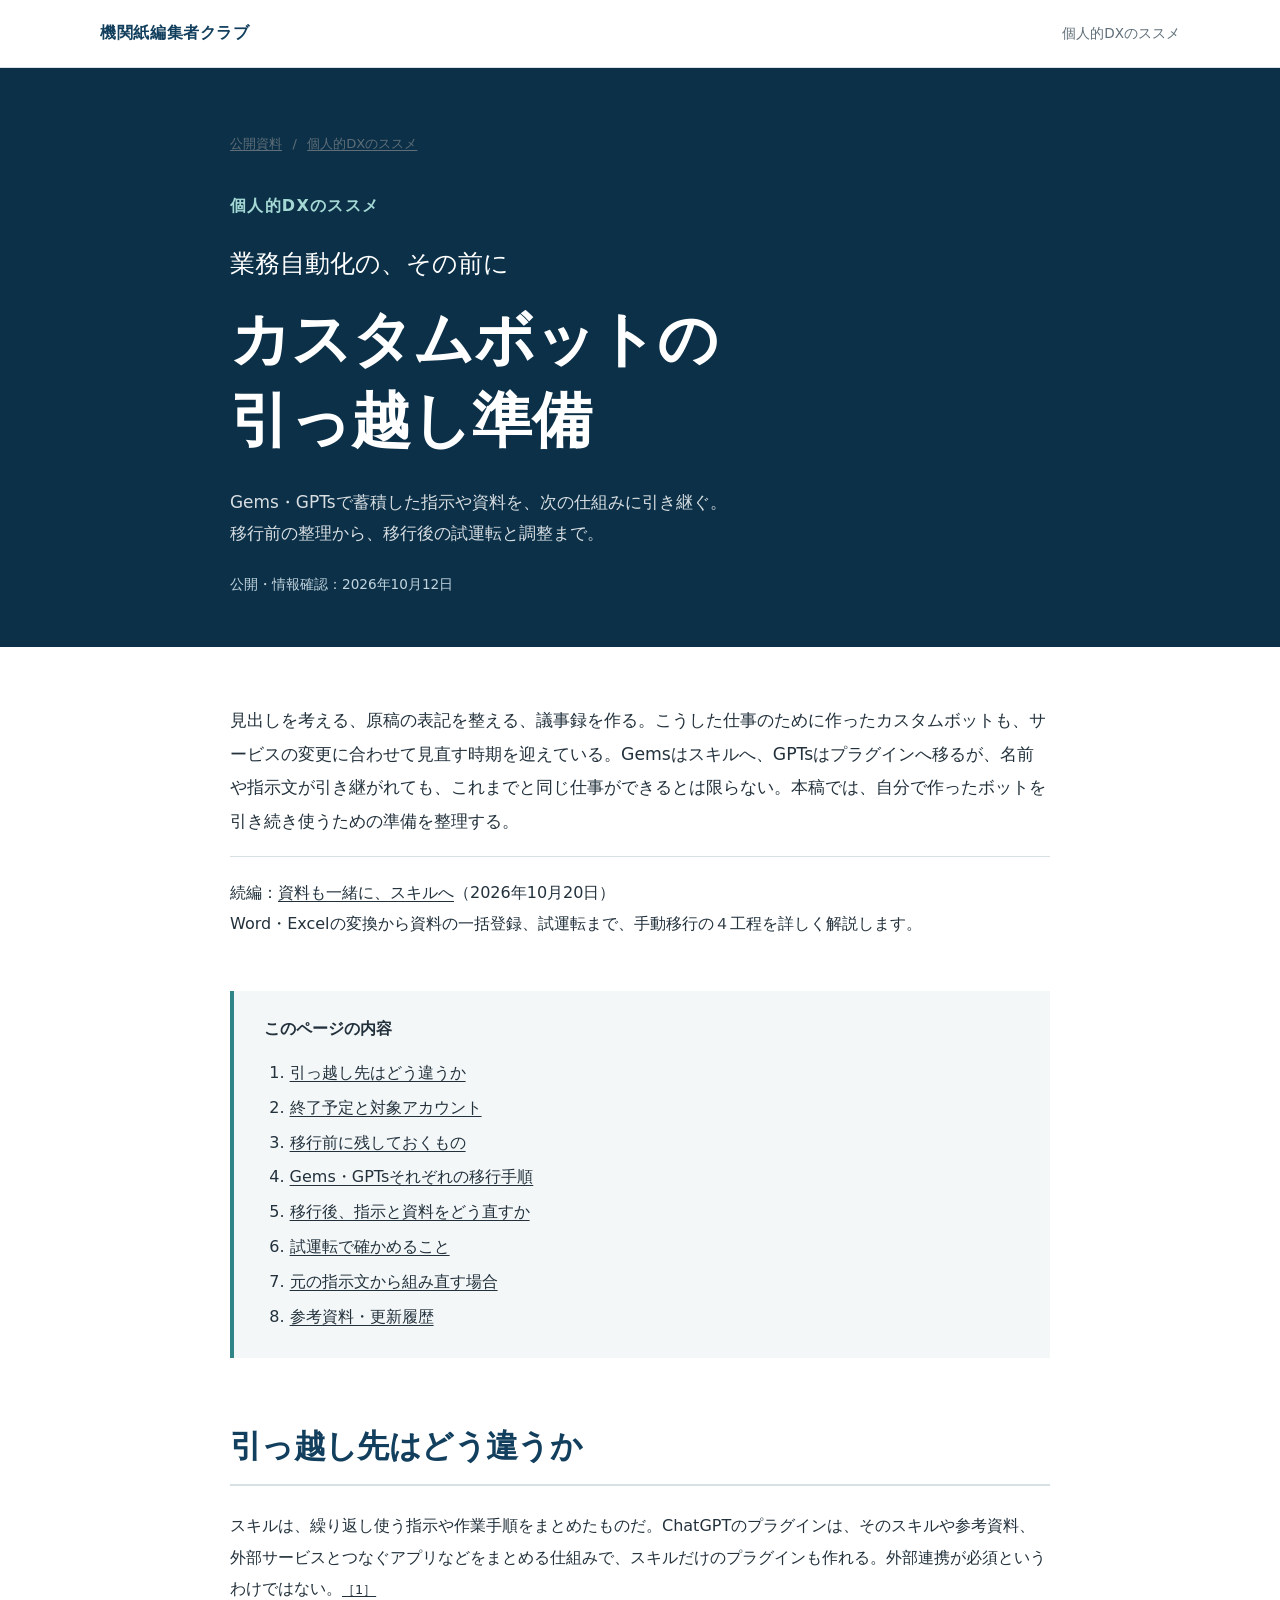
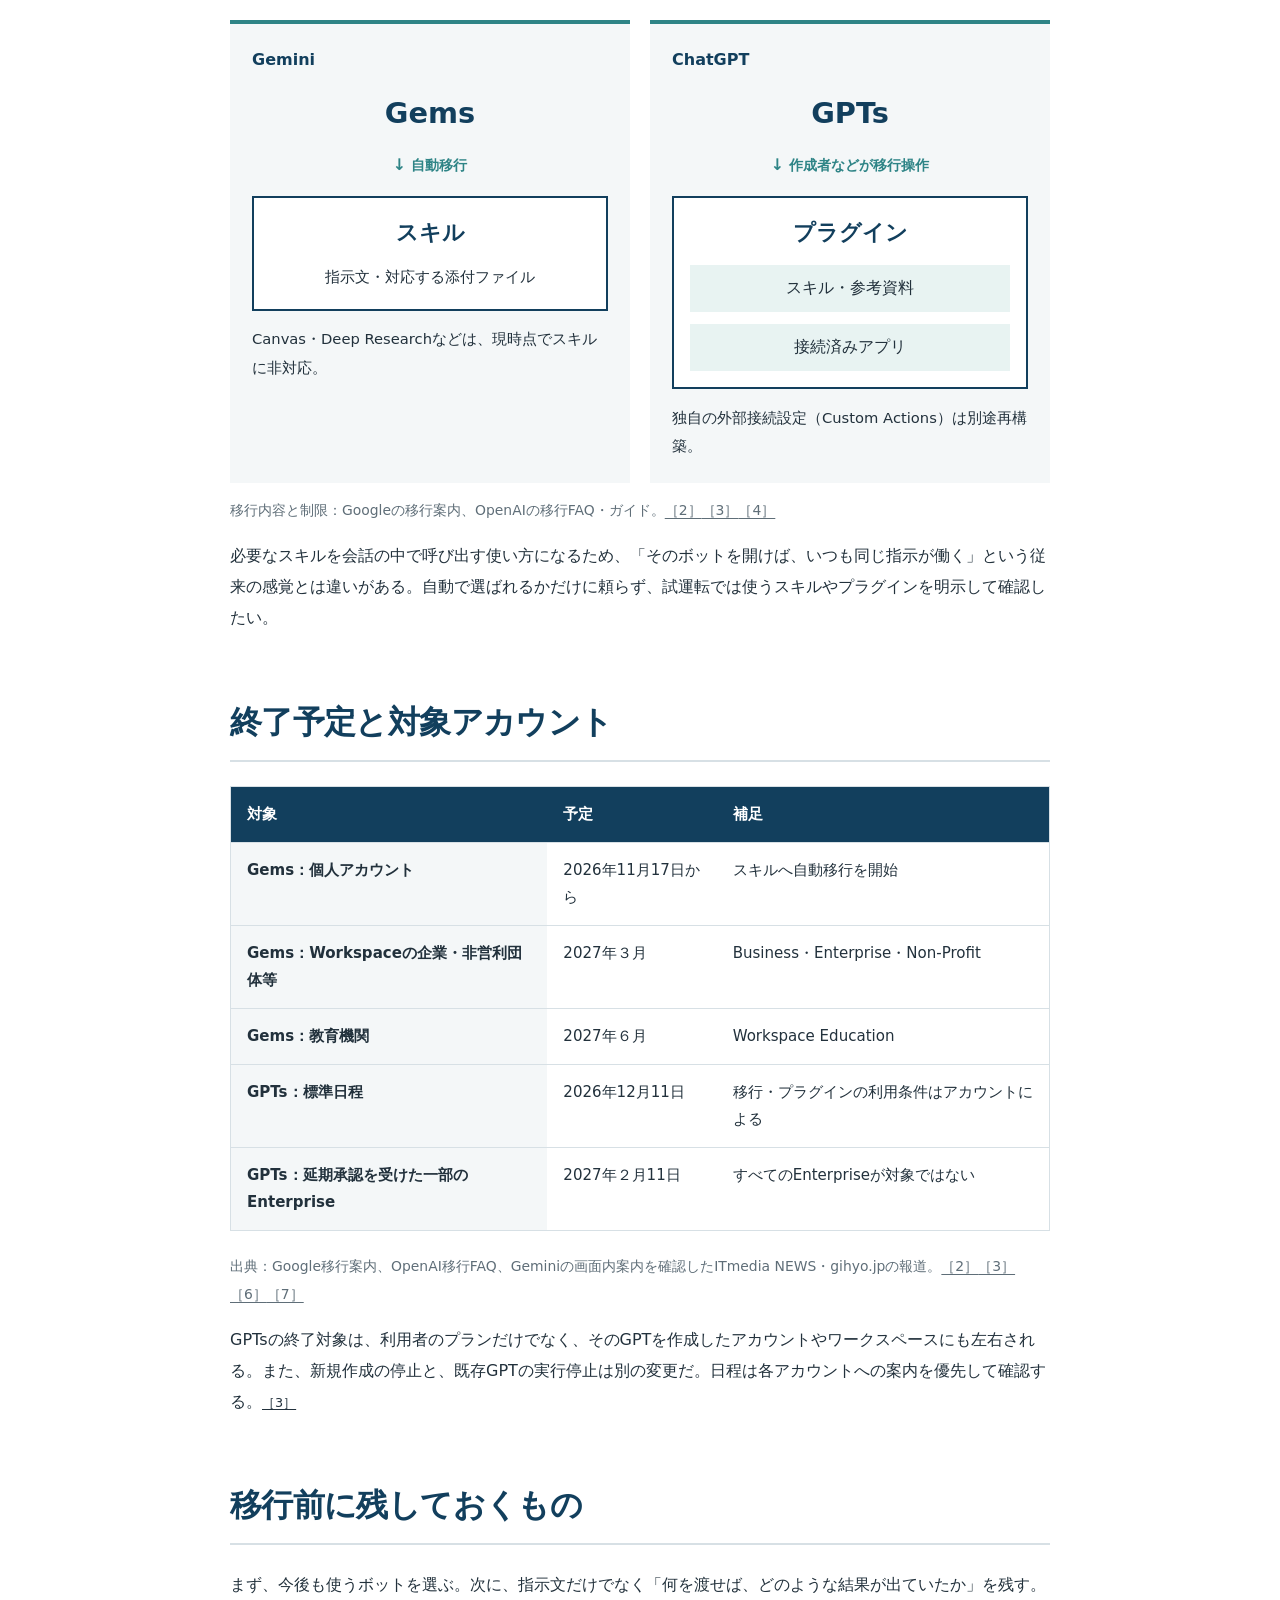
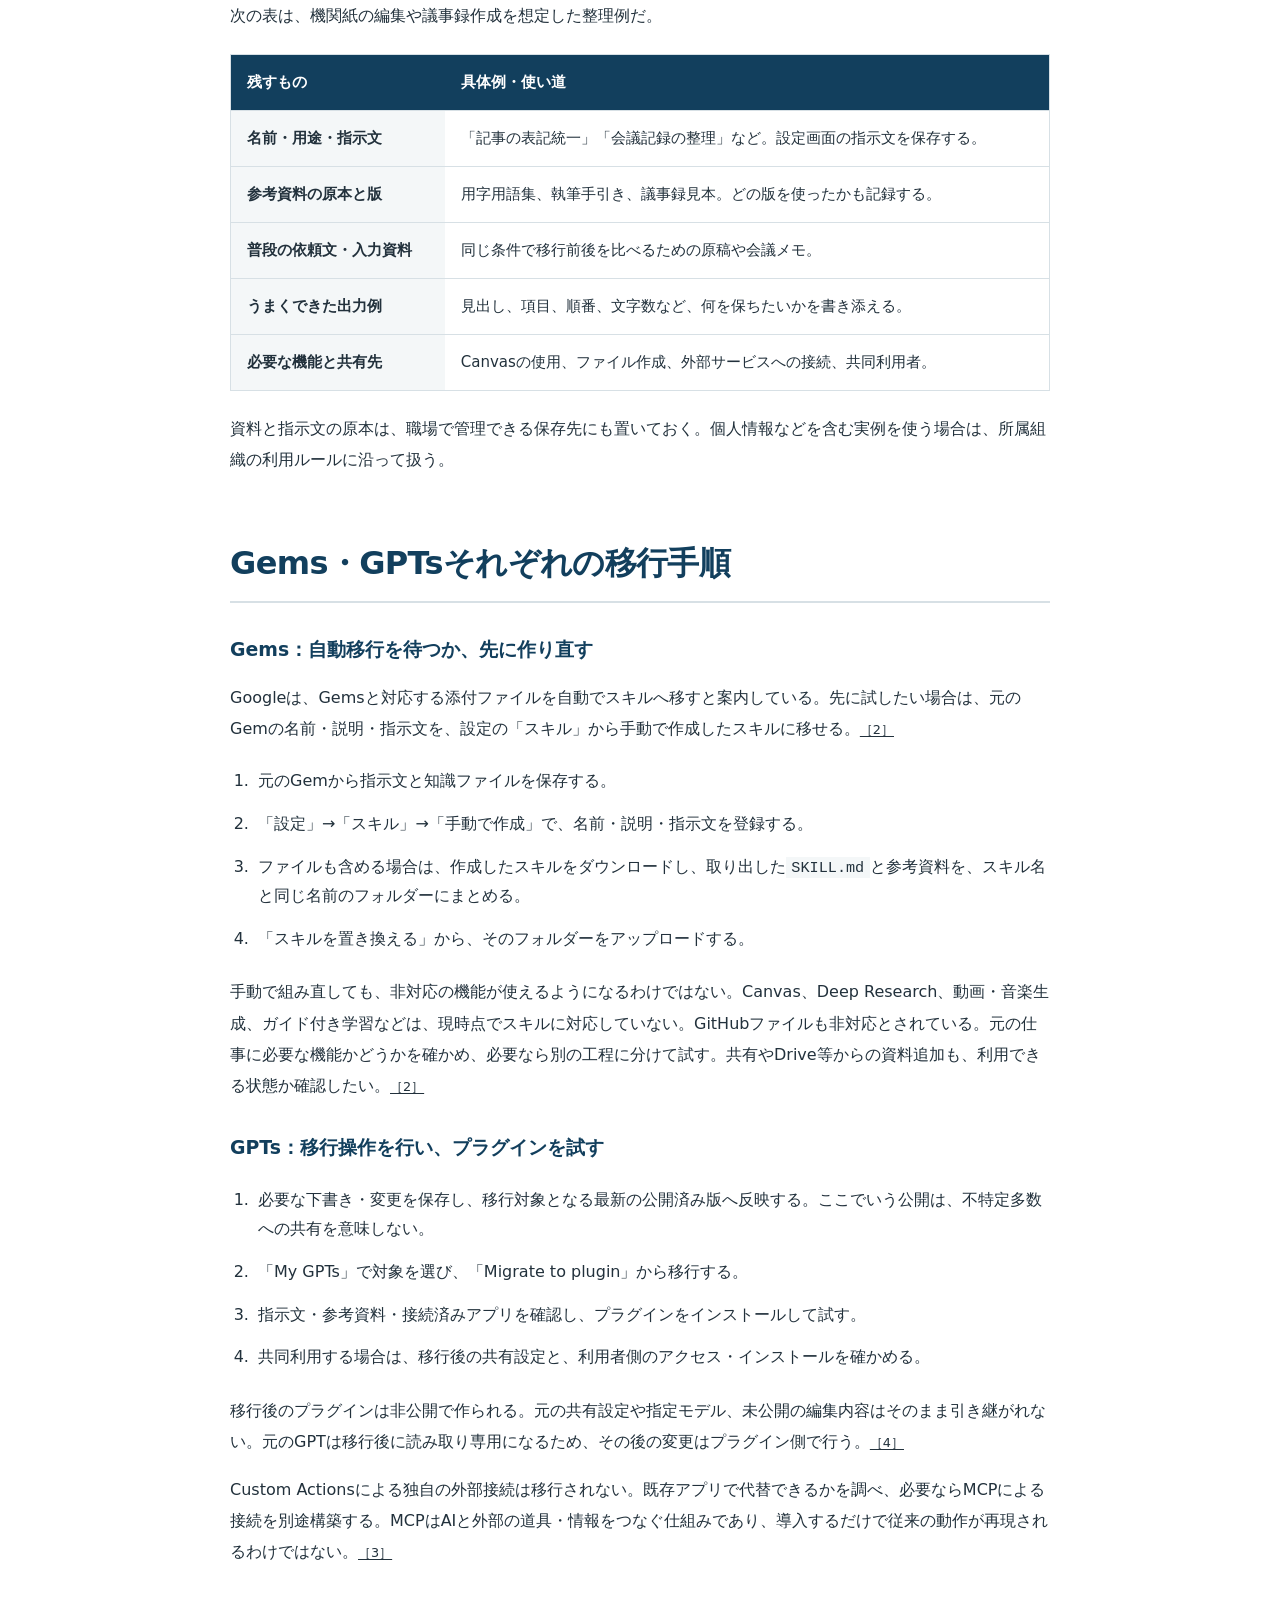
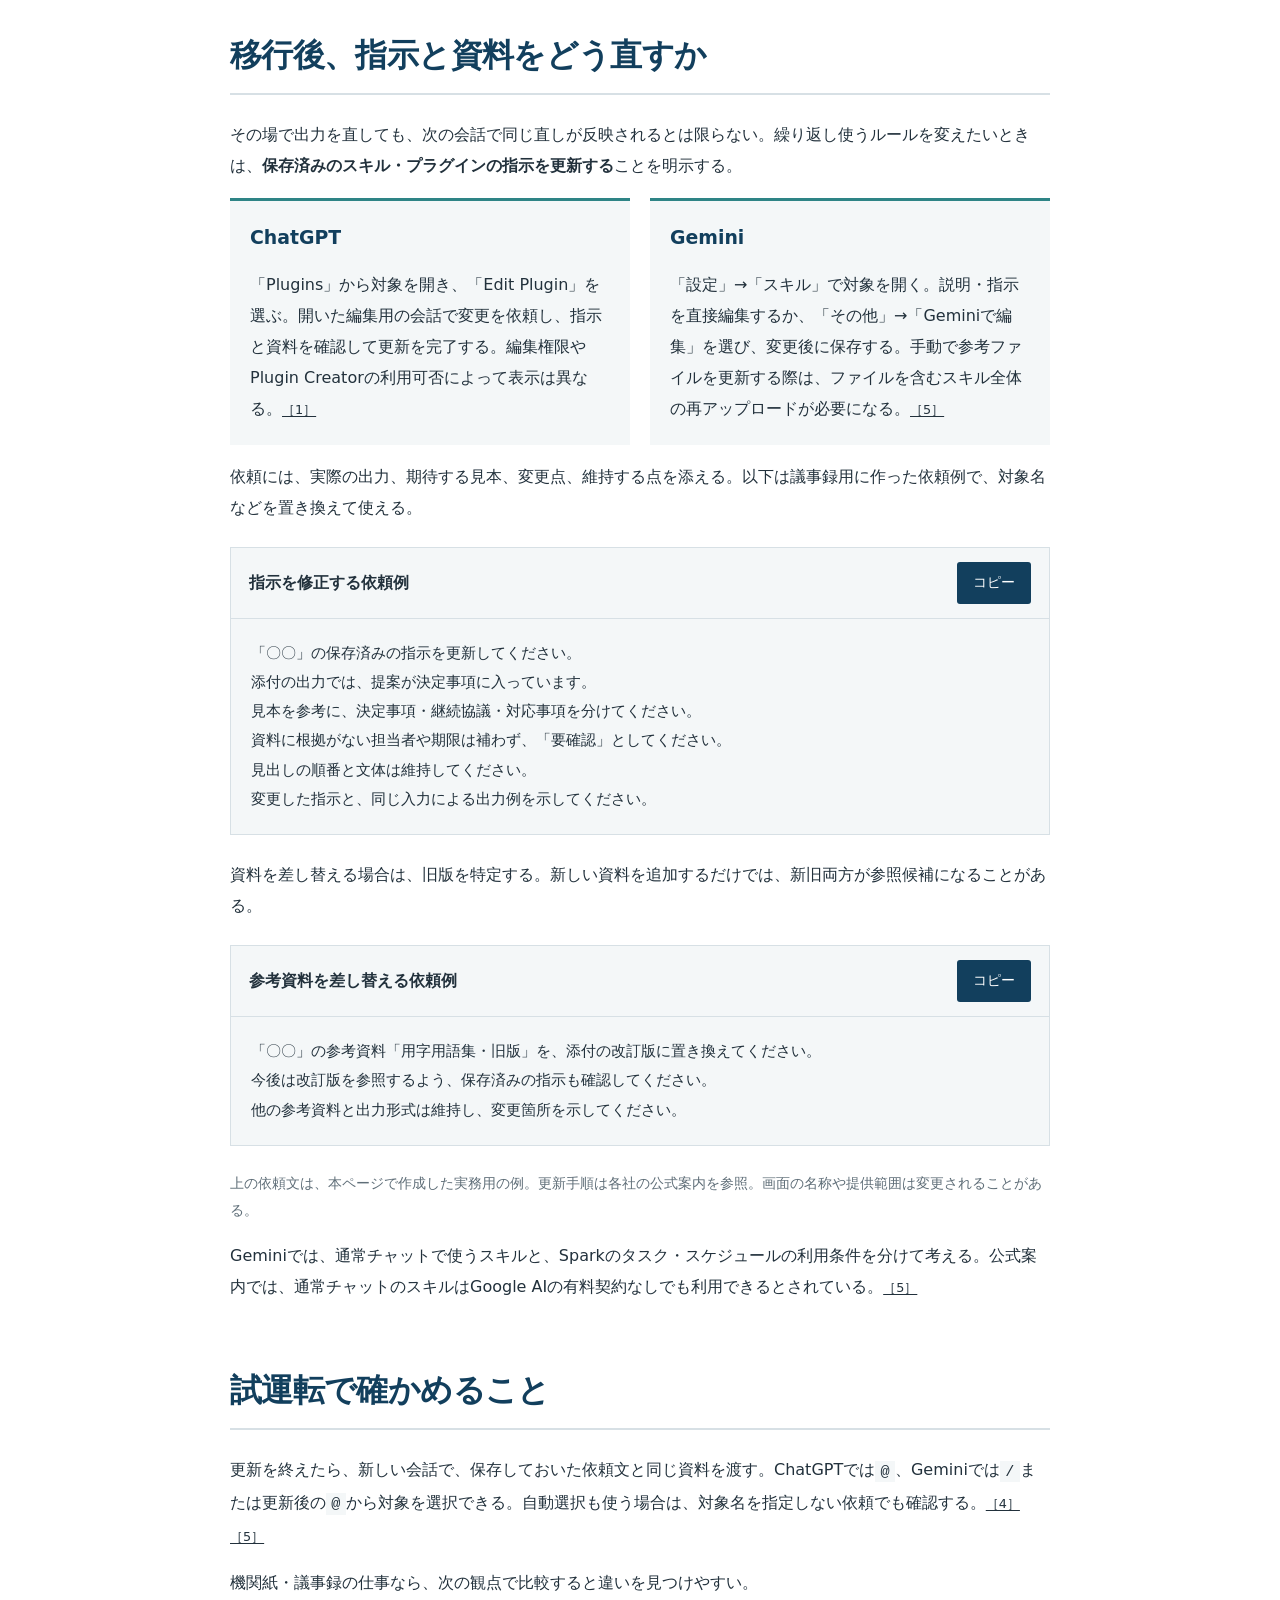
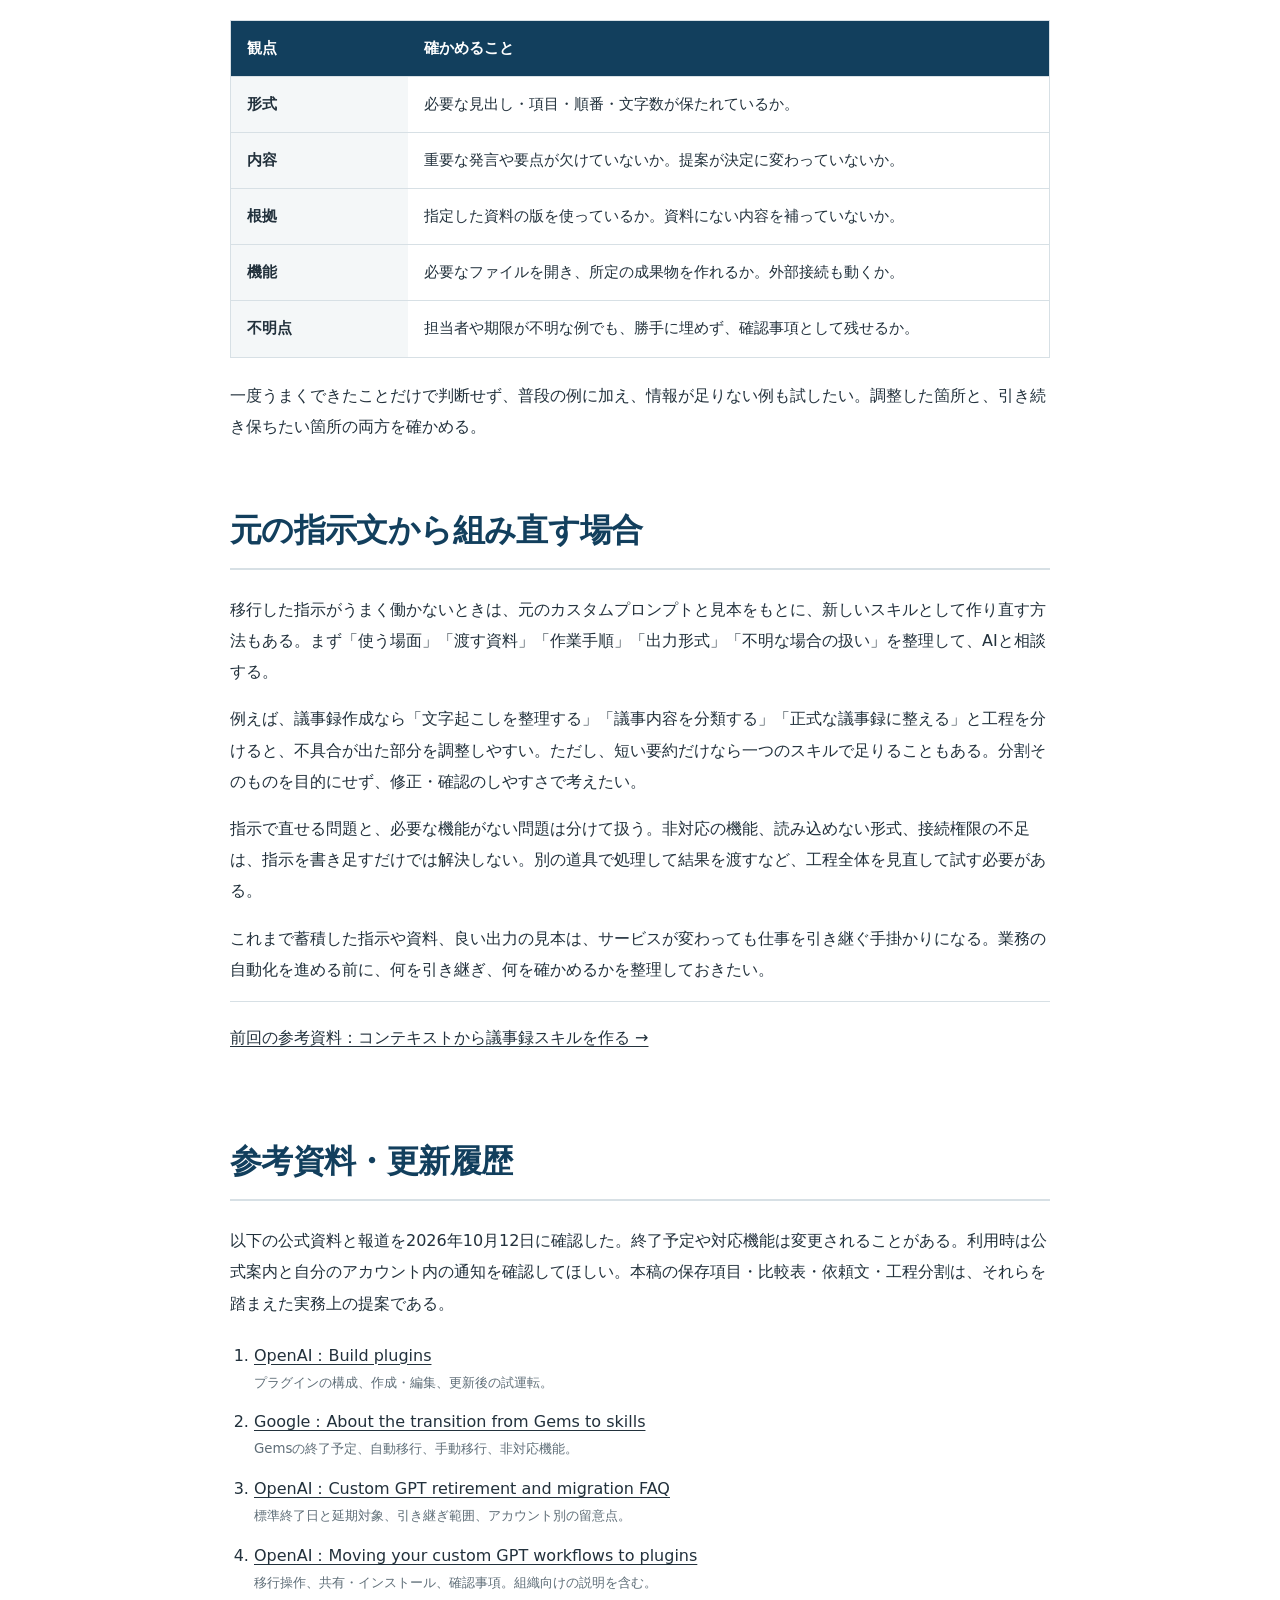
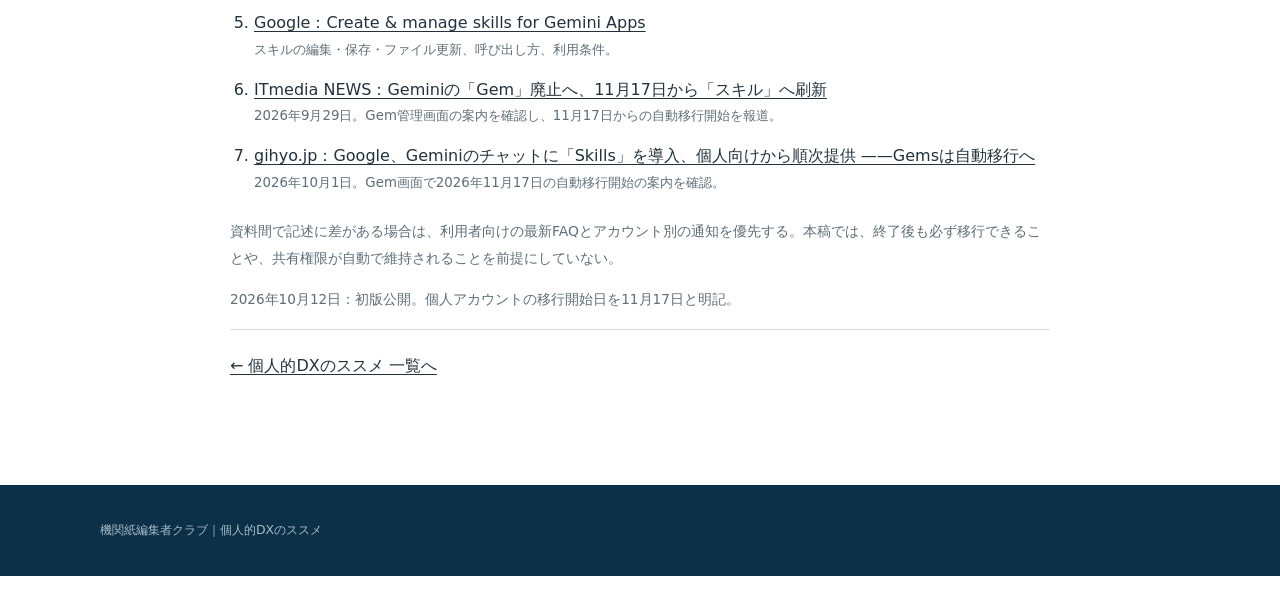
<file: docs/personal-dx/custom-bot-migration/index.html>
<!doctype html>
<html lang="ja">
<head>
<meta charset="utf-8">
<meta name="viewport" content="width=device-width, initial-scale=1">
<meta name="description" content="Gemsからスキル、GPTsからプラグインへ。終了予定、移行手順、保存する資料、移行後の編集方法と確認例を、公式情報をもとに整理します。">
<title>カスタムボットの引っ越し準備｜個人的DXのススメ</title>
<link rel="canonical" href="https://k2r2f.github.io/kikanshi-editor-club/personal-dx/custom-bot-migration/">
<link rel="stylesheet" href="../../shared/style.css">
<link rel="stylesheet" href="./page.css">
</head>
<body>
<a class="skip-link" href="#article">本文へ</a>
<header class="site-header"><a class="brand" href="../../">機関紙編集者クラブ</a><span class="series-name">個人的DXのススメ</span></header>
<main id="article">
<header class="migration-hero"><div class="container narrow">
<nav class="breadcrumbs" aria-label="パンくずリスト"><a href="../../">公開資料</a><span>/</span><a href="../">個人的DXのススメ</a></nav>
<p class="series-label">個人的DXのススメ</p><p class="title-prefix">業務自動化の、その前に</p>
<h1>カスタムボットの<br>引っ越し準備</h1>
<p class="lead">Gems・GPTsで蓄積した指示や資料を、次の仕組みに引き継ぐ。<br>移行前の整理から、移行後の試運転と調整まで。</p>
<p class="updated">公開・情報確認：2026年10月12日</p>
</div></header>
<div class="container narrow reading">
<p class="opening">見出しを考える、原稿の表記を整える、議事録を作る。こうした仕事のために作ったカスタムボットも、サービスの変更に合わせて見直す時期を迎えている。Gemsはスキルへ、GPTsはプラグインへ移るが、名前や指示文が引き継がれても、これまでと同じ仕事ができるとは限らない。本稿では、自分で作ったボットを引き続き使うための準備を整理する。</p>
<p class="related">続編：<a href="../skill-reference-migration/">資料も一緒に、スキルへ</a>（2026年10月20日）<br>Word・Excelの変換から資料の一括登録、試運転まで、手動移行の４工程を詳しく解説します。</p>
<nav class="toc" aria-label="このページの内容"><strong>このページの内容</strong><ol>
<li><a href="#difference">引っ越し先はどう違うか</a></li><li><a href="#dates">終了予定と対象アカウント</a></li><li><a href="#prepare">移行前に残しておくもの</a></li><li><a href="#migrate">Gems・GPTsそれぞれの移行手順</a></li><li><a href="#edit">移行後、指示と資料をどう直すか</a></li><li><a href="#test">試運転で確かめること</a></li><li><a href="#rebuild">元の指示文から組み直す場合</a></li><li><a href="#sources">参考資料・更新履歴</a></li>
</ol></nav>
<section id="difference"><h2>引っ越し先はどう違うか</h2>
<p>スキルは、繰り返し使う指示や作業手順をまとめたものだ。ChatGPTのプラグインは、そのスキルや参考資料、外部サービスとつなぐアプリなどをまとめる仕組みで、スキルだけのプラグインも作れる。外部連携が必須というわけではない。<a class="ref" href="#source-build">［1］</a></p>
<div class="routes" aria-label="GemsとGPTsの移行先の比較">
<div class="route"><h3>Gemini</h3><p class="route-from">Gems</p><p class="route-arrow">↓ <span>自動移行</span></p><div class="package"><strong>スキル</strong><p>指示文・対応する添付ファイル</p></div><p class="route-note">Canvas・Deep Researchなどは、現時点でスキルに非対応。</p></div>
<div class="route"><h3>ChatGPT</h3><p class="route-from">GPTs</p><p class="route-arrow">↓ <span>作成者などが移行操作</span></p><div class="package"><strong>プラグイン</strong><div class="inner">スキル・参考資料</div><div class="inner">接続済みアプリ</div></div><p class="route-note">独自の外部接続設定（Custom Actions）は別途再構築。</p></div>
</div><p class="source-note">移行内容と制限：Googleの移行案内、OpenAIの移行FAQ・ガイド。<a href="#source-gems">［2］</a><a href="#source-faq">［3］</a><a href="#source-migrate">［4］</a></p>
<p>必要なスキルを会話の中で呼び出す使い方になるため、「そのボットを開けば、いつも同じ指示が働く」という従来の感覚とは違いがある。自動で選ばれるかだけに頼らず、試運転では使うスキルやプラグインを明示して確認したい。</p>
</section>
<section id="dates"><h2>終了予定と対象アカウント</h2>
<div class="table-scroll" role="region" aria-label="アカウント別の移行・終了予定" tabindex="0"><table><thead><tr><th scope="col">対象</th><th scope="col">予定</th><th scope="col">補足</th></tr></thead><tbody>
<tr><th scope="row">Gems：個人アカウント</th><td>2026年11月17日から</td><td>スキルへ自動移行を開始</td></tr>
<tr><th scope="row">Gems：Workspaceの企業・非営利団体等</th><td>2027年３月</td><td>Business・Enterprise・Non-Profit</td></tr>
<tr><th scope="row">Gems：教育機関</th><td>2027年６月</td><td>Workspace Education</td></tr>
<tr><th scope="row">GPTs：標準日程</th><td>2026年12月11日</td><td>移行・プラグインの利用条件はアカウントによる</td></tr>
<tr><th scope="row">GPTs：延期承認を受けた一部のEnterprise</th><td>2027年２月11日</td><td>すべてのEnterpriseが対象ではない</td></tr>
</tbody></table></div>
<p class="source-note">出典：Google移行案内、OpenAI移行FAQ、Geminiの画面内案内を確認したITmedia NEWS・gihyo.jpの報道。<a href="#source-gems">［2］</a><a href="#source-faq">［3］</a><a href="#source-itmedia">［6］</a><a href="#source-gihyo">［7］</a></p>
<p>GPTsの終了対象は、利用者のプランだけでなく、そのGPTを作成したアカウントやワークスペースにも左右される。また、新規作成の停止と、既存GPTの実行停止は別の変更だ。日程は各アカウントへの案内を優先して確認する。<a class="ref" href="#source-faq">［3］</a></p>
</section>
<section id="prepare"><h2>移行前に残しておくもの</h2>
<p>まず、今後も使うボットを選ぶ。次に、指示文だけでなく「何を渡せば、どのような結果が出ていたか」を残す。次の表は、機関紙の編集や議事録作成を想定した整理例だ。</p>
<div class="table-scroll" role="region" aria-label="移行前の保存項目" tabindex="0"><table><thead><tr><th scope="col">残すもの</th><th scope="col">具体例・使い道</th></tr></thead><tbody>
<tr><th scope="row">名前・用途・指示文</th><td>「記事の表記統一」「会議記録の整理」など。設定画面の指示文を保存する。</td></tr>
<tr><th scope="row">参考資料の原本と版</th><td>用字用語集、執筆手引き、議事録見本。どの版を使ったかも記録する。</td></tr>
<tr><th scope="row">普段の依頼文・入力資料</th><td>同じ条件で移行前後を比べるための原稿や会議メモ。</td></tr>
<tr><th scope="row">うまくできた出力例</th><td>見出し、項目、順番、文字数など、何を保ちたいかを書き添える。</td></tr>
<tr><th scope="row">必要な機能と共有先</th><td>Canvasの使用、ファイル作成、外部サービスへの接続、共同利用者。</td></tr>
</tbody></table></div>
<p>資料と指示文の原本は、職場で管理できる保存先にも置いておく。個人情報などを含む実例を使う場合は、所属組織の利用ルールに沿って扱う。</p>
</section>
<section id="migrate"><h2>Gems・GPTsそれぞれの移行手順</h2>
<h3>Gems：自動移行を待つか、先に作り直す</h3>
<p>Googleは、Gemsと対応する添付ファイルを自動でスキルへ移すと案内している。先に試したい場合は、元のGemの名前・説明・指示文を、設定の「スキル」から手動で作成したスキルに移せる。<a class="ref" href="#source-gems">［2］</a></p>
<ol class="steps"><li>元のGemから指示文と知識ファイルを保存する。</li><li>「設定」→「スキル」→「手動で作成」で、名前・説明・指示文を登録する。</li><li>ファイルも含める場合は、作成したスキルをダウンロードし、取り出した<code>SKILL.md</code>と参考資料を、スキル名と同じ名前のフォルダーにまとめる。</li><li>「スキルを置き換える」から、そのフォルダーをアップロードする。</li></ol>
<p>手動で組み直しても、非対応の機能が使えるようになるわけではない。Canvas、Deep Research、動画・音楽生成、ガイド付き学習などは、現時点でスキルに対応していない。GitHubファイルも非対応とされている。元の仕事に必要な機能かどうかを確かめ、必要なら別の工程に分けて試す。共有やDrive等からの資料追加も、利用できる状態か確認したい。<a class="ref" href="#source-gems">［2］</a></p>
<h3>GPTs：移行操作を行い、プラグインを試す</h3>
<ol class="steps"><li>必要な下書き・変更を保存し、移行対象となる最新の公開済み版へ反映する。ここでいう公開は、不特定多数への共有を意味しない。</li><li>「My GPTs」で対象を選び、「Migrate to plugin」から移行する。</li><li>指示文・参考資料・接続済みアプリを確認し、プラグインをインストールして試す。</li><li>共同利用する場合は、移行後の共有設定と、利用者側のアクセス・インストールを確かめる。</li></ol>
<p>移行後のプラグインは非公開で作られる。元の共有設定や指定モデル、未公開の編集内容はそのまま引き継がれない。元のGPTは移行後に読み取り専用になるため、その後の変更はプラグイン側で行う。<a class="ref" href="#source-migrate">［4］</a></p>
<p>Custom Actionsによる独自の外部接続は移行されない。既存アプリで代替できるかを調べ、必要ならMCPによる接続を別途構築する。MCPはAIと外部の道具・情報をつなぐ仕組みであり、導入するだけで従来の動作が再現されるわけではない。<a class="ref" href="#source-faq">［3］</a></p>
</section>
<section id="edit"><h2>移行後、指示と資料をどう直すか</h2>
<p>その場で出力を直しても、次の会話で同じ直しが反映されるとは限らない。繰り返し使うルールを変えたいときは、<strong>保存済みのスキル・プラグインの指示を更新する</strong>ことを明示する。</p>
<div class="edit-grid"><div><h3>ChatGPT</h3><p>「Plugins」から対象を開き、「Edit Plugin」を選ぶ。開いた編集用の会話で変更を依頼し、指示と資料を確認して更新を完了する。編集権限やPlugin Creatorの利用可否によって表示は異なる。<a class="ref" href="#source-build">［1］</a></p></div><div><h3>Gemini</h3><p>「設定」→「スキル」で対象を開く。説明・指示を直接編集するか、「その他」→「Geminiで編集」を選び、変更後に保存する。手動で参考ファイルを更新する際は、ファイルを含むスキル全体の再アップロードが必要になる。<a class="ref" href="#source-skills">［5］</a></p></div></div>
<p>依頼には、実際の出力、期待する見本、変更点、維持する点を添える。以下は議事録用に作った依頼例で、対象名などを置き換えて使える。</p>
<div class="prompt"><div class="prompt-bar"><strong>指示を修正する依頼例</strong><button type="button" data-copy="edit-prompt">コピー</button></div><pre id="edit-prompt">「〇〇」の保存済みの指示を更新してください。
添付の出力では、提案が決定事項に入っています。
見本を参考に、決定事項・継続協議・対応事項を分けてください。
資料に根拠がない担当者や期限は補わず、「要確認」としてください。
見出しの順番と文体は維持してください。
変更した指示と、同じ入力による出力例を示してください。</pre></div>
<p>資料を差し替える場合は、旧版を特定する。新しい資料を追加するだけでは、新旧両方が参照候補になることがある。</p>
<div class="prompt"><div class="prompt-bar"><strong>参考資料を差し替える依頼例</strong><button type="button" data-copy="file-prompt">コピー</button></div><pre id="file-prompt">「〇〇」の参考資料「用字用語集・旧版」を、添付の改訂版に置き換えてください。
今後は改訂版を参照するよう、保存済みの指示も確認してください。
他の参考資料と出力形式は維持し、変更箇所を示してください。</pre></div>
<p class="source-note">上の依頼文は、本ページで作成した実務用の例。更新手順は各社の公式案内を参照。画面の名称や提供範囲は変更されることがある。</p>
<p>Geminiでは、通常チャットで使うスキルと、Sparkのタスク・スケジュールの利用条件を分けて考える。公式案内では、通常チャットのスキルはGoogle AIの有料契約なしでも利用できるとされている。<a class="ref" href="#source-skills">［5］</a></p>
</section>
<section id="test"><h2>試運転で確かめること</h2>
<p>更新を終えたら、新しい会話で、保存しておいた依頼文と同じ資料を渡す。ChatGPTでは<code>@</code>、Geminiでは<code>/</code>または更新後の<code>@</code>から対象を選択できる。自動選択も使う場合は、対象名を指定しない依頼でも確認する。<a class="ref" href="#source-migrate">［4］</a><a class="ref" href="#source-skills">［5］</a></p>
<p>機関紙・議事録の仕事なら、次の観点で比較すると違いを見つけやすい。</p>
<div class="table-scroll" role="region" aria-label="移行後の試運転の観点" tabindex="0"><table><thead><tr><th scope="col">観点</th><th scope="col">確かめること</th></tr></thead><tbody>
<tr><th scope="row">形式</th><td>必要な見出し・項目・順番・文字数が保たれているか。</td></tr>
<tr><th scope="row">内容</th><td>重要な発言や要点が欠けていないか。提案が決定に変わっていないか。</td></tr>
<tr><th scope="row">根拠</th><td>指定した資料の版を使っているか。資料にない内容を補っていないか。</td></tr>
<tr><th scope="row">機能</th><td>必要なファイルを開き、所定の成果物を作れるか。外部接続も動くか。</td></tr>
<tr><th scope="row">不明点</th><td>担当者や期限が不明な例でも、勝手に埋めず、確認事項として残せるか。</td></tr>
</tbody></table></div>
<p>一度うまくできたことだけで判断せず、普段の例に加え、情報が足りない例も試したい。調整した箇所と、引き続き保ちたい箇所の両方を確かめる。</p>
</section>
<section id="rebuild"><h2>元の指示文から組み直す場合</h2>
<p>移行した指示がうまく働かないときは、元のカスタムプロンプトと見本をもとに、新しいスキルとして作り直す方法もある。まず「使う場面」「渡す資料」「作業手順」「出力形式」「不明な場合の扱い」を整理して、AIと相談する。</p>
<p>例えば、議事録作成なら「文字起こしを整理する」「議事内容を分類する」「正式な議事録に整える」と工程を分けると、不具合が出た部分を調整しやすい。ただし、短い要約だけなら一つのスキルで足りることもある。分割そのものを目的にせず、修正・確認のしやすさで考えたい。</p>
<p>指示で直せる問題と、必要な機能がない問題は分けて扱う。非対応の機能、読み込めない形式、接続権限の不足は、指示を書き足すだけでは解決しない。別の道具で処理して結果を渡すなど、工程全体を見直して試す必要がある。</p>
<p>これまで蓄積した指示や資料、良い出力の見本は、サービスが変わっても仕事を引き継ぐ手掛かりになる。業務の自動化を進める前に、何を引き継ぎ、何を確かめるかを整理しておきたい。</p>
<p class="related"><a href="../meeting-skills/">前回の参考資料：コンテキストから議事録スキルを作る →</a></p>
</section>
<section id="sources"><h2>参考資料・更新履歴</h2>
<p>以下の公式資料と報道を2026年10月12日に確認した。終了予定や対応機能は変更されることがある。利用時は公式案内と自分のアカウント内の通知を確認してほしい。本稿の保存項目・比較表・依頼文・工程分割は、それらを踏まえた実務上の提案である。</p>
<ol class="sources">
<li id="source-build"><a href="https://learn.chatgpt.com/docs/build-plugins">OpenAI：Build plugins</a><small>プラグインの構成、作成・編集、更新後の試運転。</small></li>
<li id="source-gems"><a href="https://support.google.com/gemini/answer/18560919?hl=en">Google：About the transition from Gems to skills</a><small>Gemsの終了予定、自動移行、手動移行、非対応機能。</small></li>
<li id="source-faq"><a href="https://help.openai.com/en/articles/20001519-custom-gpt-retirement-and-migration-faq">OpenAI：Custom GPT retirement and migration FAQ</a><small>標準終了日と延期対象、引き継ぎ範囲、アカウント別の留意点。</small></li>
<li id="source-migrate"><a href="https://learn.chatgpt.com/docs/migrate-custom-gpts">OpenAI：Moving your custom GPT workflows to plugins</a><small>移行操作、共有・インストール、確認事項。組織向けの説明を含む。</small></li>
<li id="source-skills"><a href="https://support.google.com/gemini/answer/17094296?hl=en">Google：Create &amp; manage skills for Gemini Apps</a><small>スキルの編集・保存・ファイル更新、呼び出し方、利用条件。</small></li>
<li id="source-itmedia"><a href="https://www.itmedia.co.jp/news/article/2609/29/2000001839/">ITmedia NEWS：Geminiの「Gem」廃止へ、11月17日から「スキル」へ刷新</a><small>2026年9月29日。Gem管理画面の案内を確認し、11月17日からの自動移行開始を報道。</small></li>
<li id="source-gihyo"><a href="https://gihyo.jp/article/2026/09/gemini-skills">gihyo.jp：Google、Geminiのチャットに「Skills」を導入、個人向けから順次提供 ——Gemsは自動移行へ</a><small>2026年10月1日。Gem画面で2026年11月17日の自動移行開始の案内を確認。</small></li>
</ol>
<p class="source-note">資料間で記述に差がある場合は、利用者向けの最新FAQとアカウント別の通知を優先する。本稿では、終了後も必ず移行できることや、共有権限が自動で維持されることを前提にしていない。</p>
<p class="history-line"><time datetime="2026-10-12">2026年10月12日</time>：初版公開。個人アカウントの移行開始日を11月17日と明記。</p>
</section>
<p class="back-link"><a href="../">← 個人的DXのススメ 一覧へ</a></p>
</div></main>
<footer class="site-footer"><p>機関紙編集者クラブ｜個人的DXのススメ</p></footer>
<p id="copy-status" class="sr-only" role="status" aria-live="polite"></p>
<script src="./page.js"></script>
</body></html>
</file>
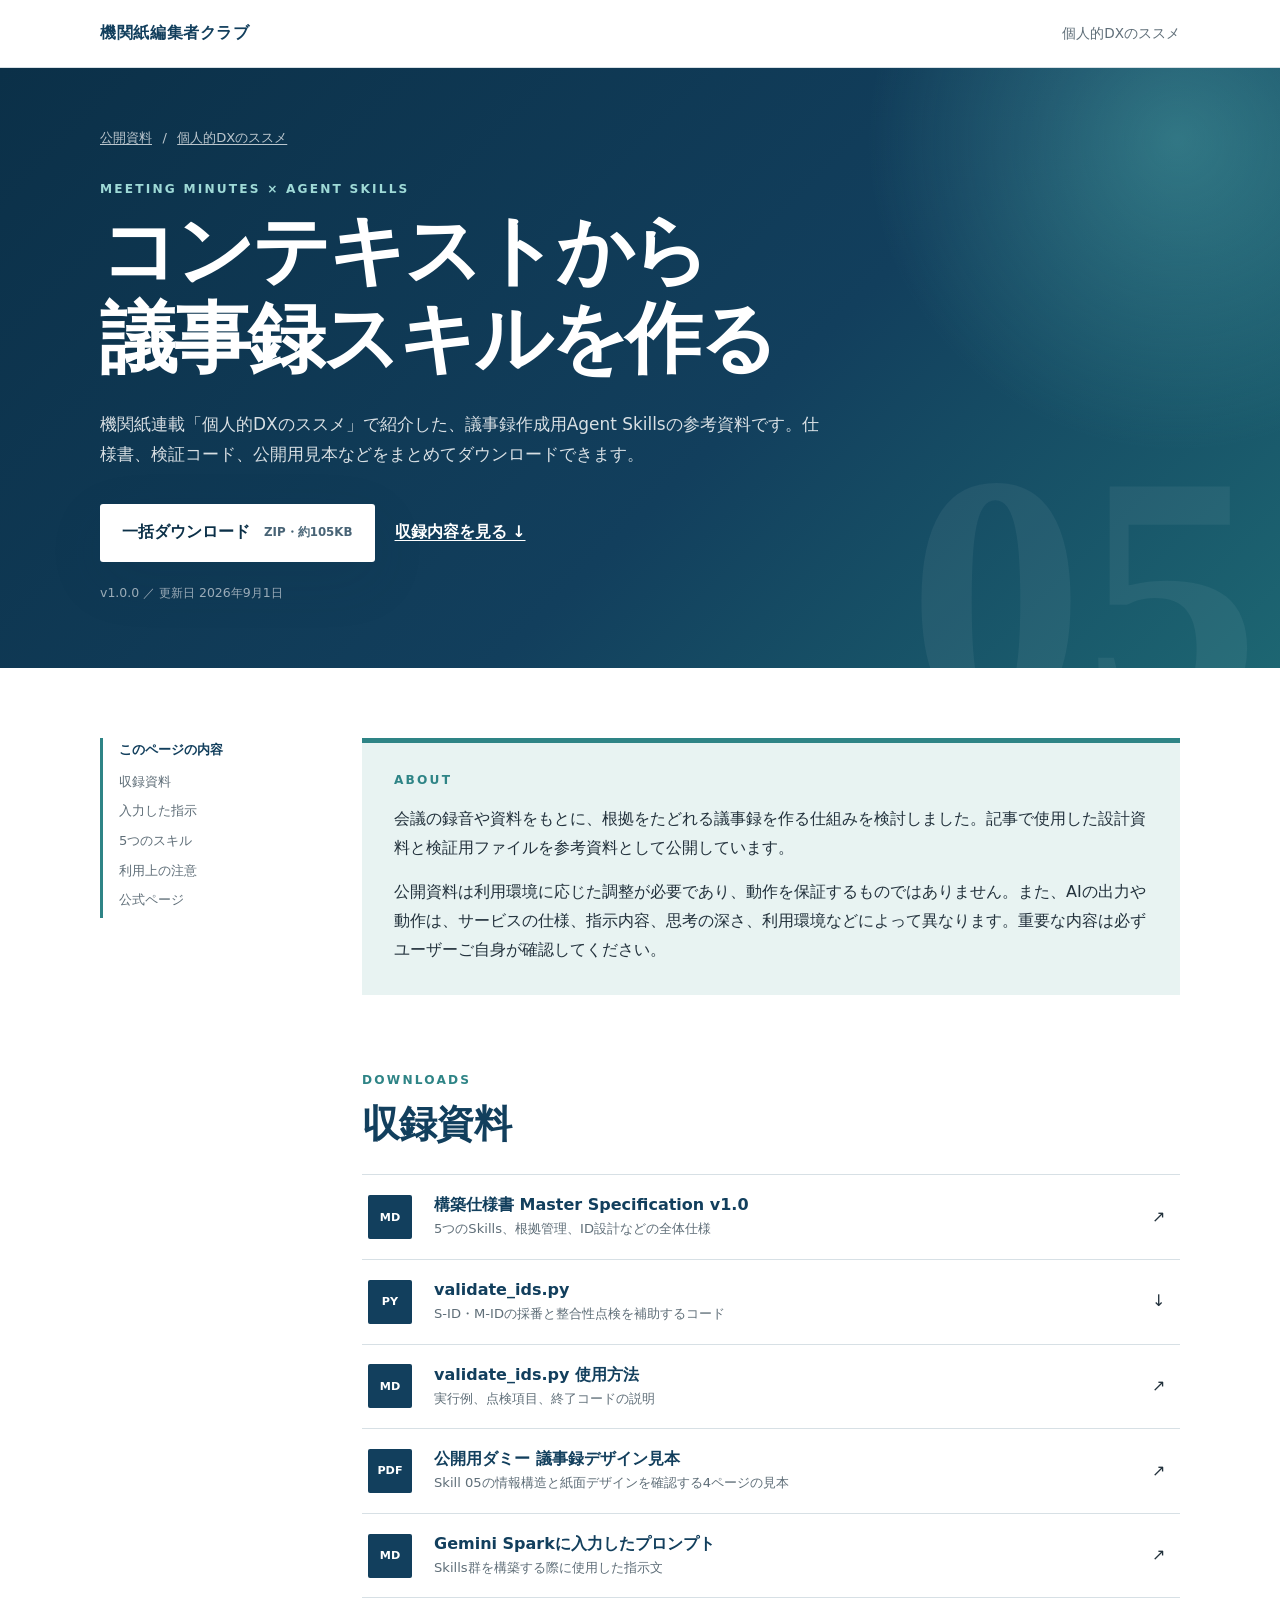
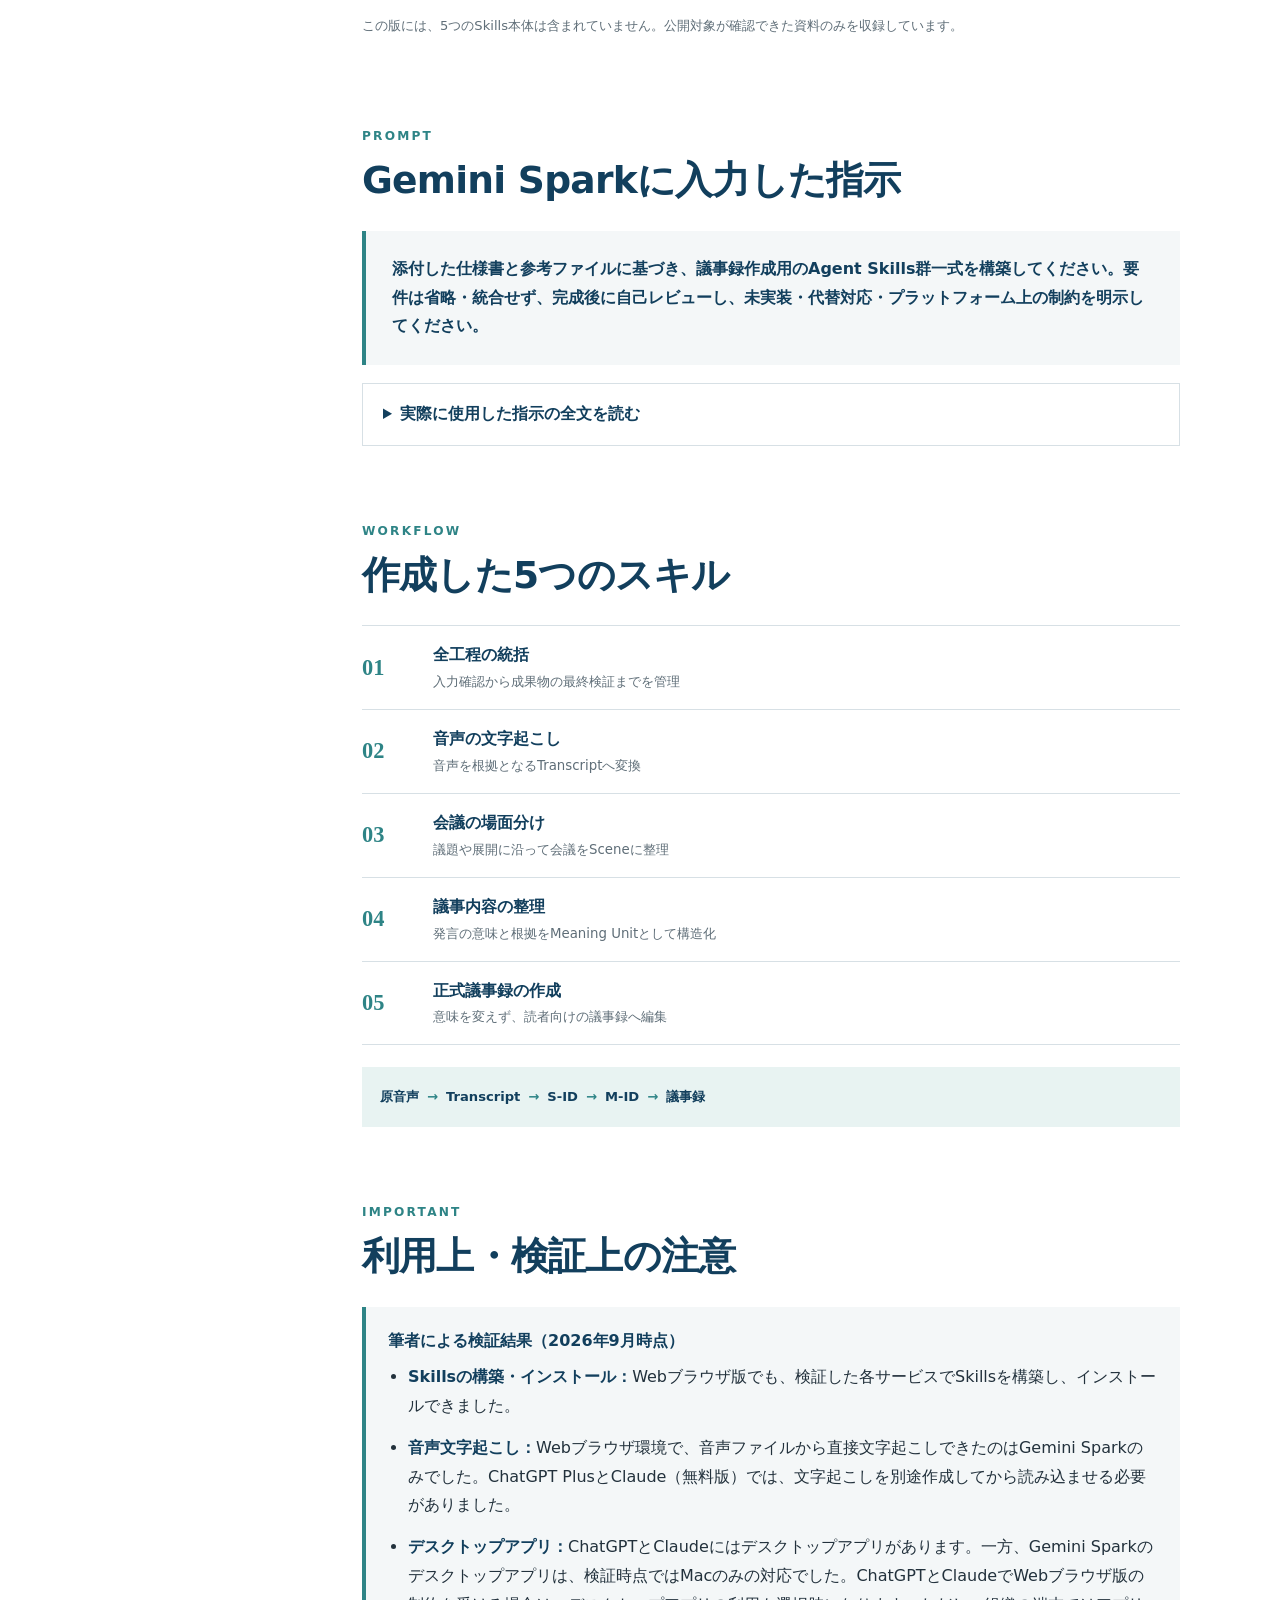
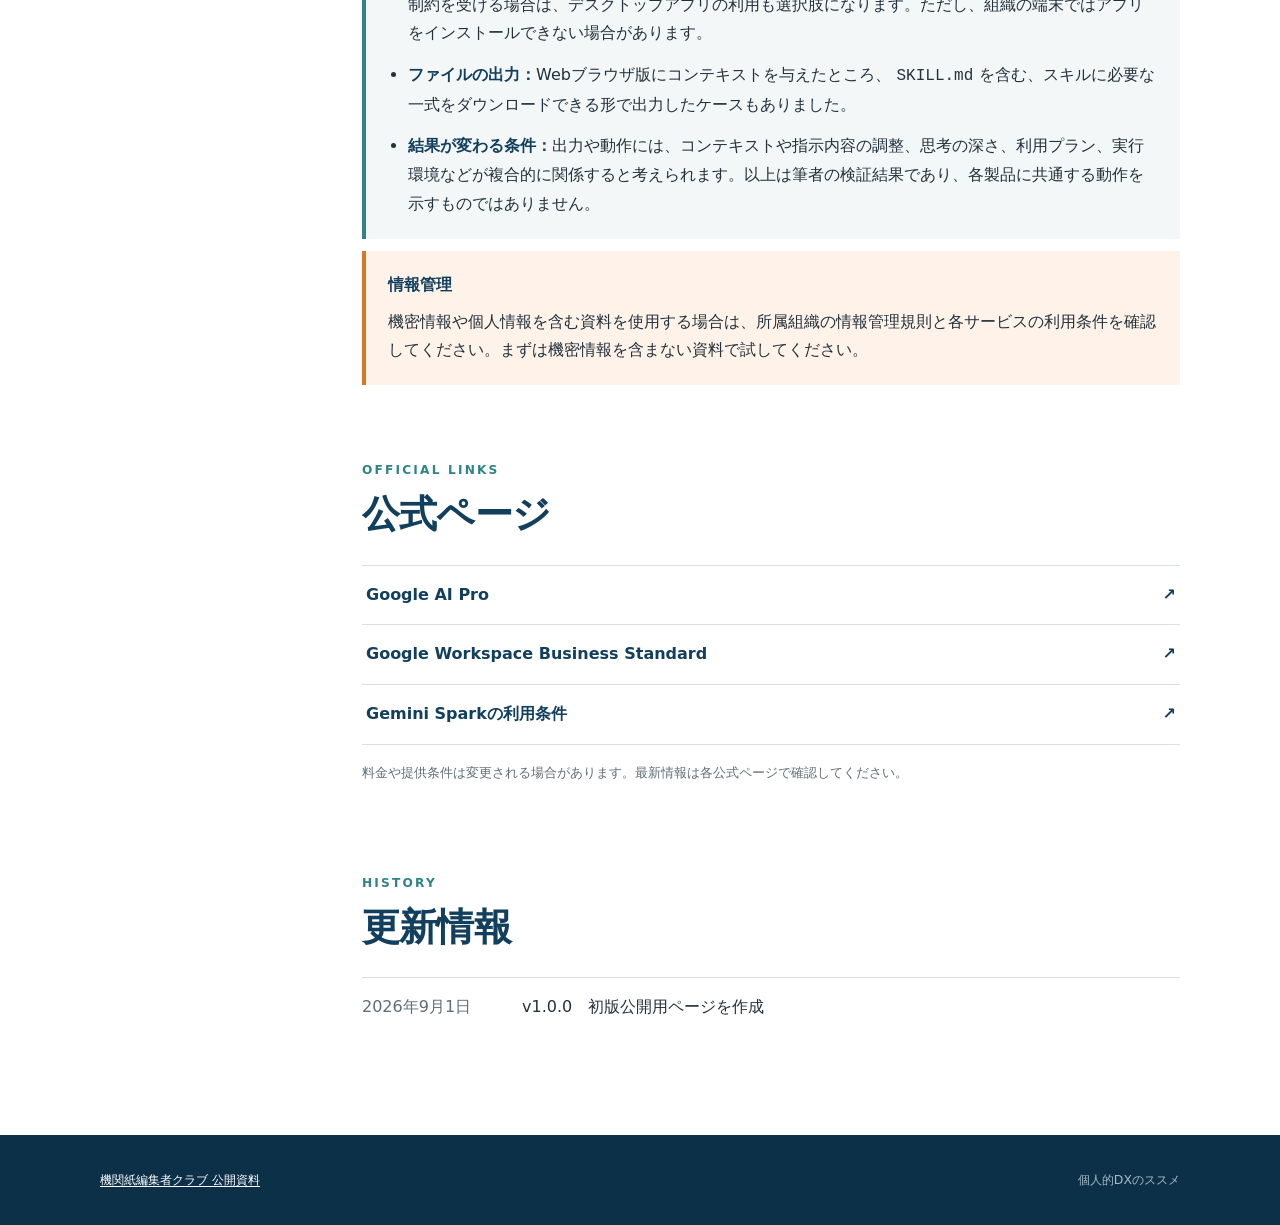
<file: docs/personal-dx/meeting-skills/index.html>
<!doctype html>
<html lang="ja">
<head>
  <meta charset="utf-8">
  <meta name="viewport" content="width=device-width, initial-scale=1">
  <meta name="description" content="機関紙連載『個人的DXのススメ』で紹介した、議事録作成用Agent Skillsの参考資料です。">
  <title>コンテキストから議事録スキルを作る｜個人的DXのススメ</title>
  <link rel="stylesheet" href="../../shared/style.css">
</head>
<body>
  <header class="site-header">
    <a class="brand" href="../../">機関紙編集者クラブ</a>
    <span class="series-name">個人的DXのススメ</span>
  </header>

  <main>
    <section class="hero">
      <div class="container">
        <nav class="breadcrumbs" aria-label="パンくずリスト"><a href="../../">公開資料</a><span>/</span><a href="../">個人的DXのススメ</a></nav>
        <p class="eyebrow">MEETING MINUTES × AGENT SKILLS</p>
        <h1>コンテキストから<br>議事録スキルを作る</h1>
        <p class="lead">機関紙連載「個人的DXのススメ」で紹介した、議事録作成用Agent Skillsの参考資料です。仕様書、検証コード、公開用見本などをまとめてダウンロードできます。</p>
        <div class="hero-actions">
          <a class="button primary" href="./assets/meeting-skills-context-v1.0.0.zip" download>一括ダウンロード <span>ZIP・約105KB</span></a>
          <a class="text-link" href="#contents">収録内容を見る ↓</a>
        </div>
        <p class="download-note">v1.0.0 ／ 更新日 2026年9月1日</p>
      </div>
    </section>

    <div class="container content-grid">
      <aside class="section-index" aria-label="ページ内目次">
        <p>このページの内容</p>
        <ol>
          <li><a href="#contents">収録資料</a></li>
          <li><a href="#prompt">入力した指示</a></li>
          <li><a href="#skills">5つのスキル</a></li>
          <li><a href="#notes">利用上の注意</a></li>
          <li><a href="#official">公式ページ</a></li>
        </ol>
      </aside>

      <div class="article-body">
        <section id="about" class="intro-panel">
          <p class="section-kicker">ABOUT</p>
          <p>会議の録音や資料をもとに、根拠をたどれる議事録を作る仕組みを検討しました。記事で使用した設計資料と検証用ファイルを参考資料として公開しています。</p>
          <p>公開資料は利用環境に応じた調整が必要であり、動作を保証するものではありません。また、AIの出力や動作は、サービスの仕様、指示内容、思考の深さ、利用環境などによって異なります。重要な内容は必ずユーザーご自身が確認してください。</p>
        </section>

        <section id="contents" aria-labelledby="contents-title">
          <p class="section-kicker">DOWNLOADS</p>
          <h2 id="contents-title">収録資料</h2>
          <div class="resource-list">
            <a class="resource-card" href="./viewer.html?file=specification.md">
              <span class="file-type">MD</span><span><strong>構築仕様書 Master Specification v1.0</strong><small>5つのSkills、根拠管理、ID設計などの全体仕様</small></span><span aria-hidden="true">↗</span>
            </a>
            <a class="resource-card" href="./viewer.html?file=validate_ids.py">
              <span class="file-type">PY</span><span><strong>validate_ids.py</strong><small>S-ID・M-IDの採番と整合性点検を補助するコード</small></span><span aria-hidden="true">↓</span>
            </a>
            <a class="resource-card" href="./viewer.html?file=validate_ids_README.md">
              <span class="file-type">MD</span><span><strong>validate_ids.py 使用方法</strong><small>実行例、点検項目、終了コードの説明</small></span><span aria-hidden="true">↗</span>
            </a>
            <a class="resource-card" href="./assets/public-sample-minutes.pdf">
              <span class="file-type">PDF</span><span><strong>公開用ダミー 議事録デザイン見本</strong><small>Skill 05の情報構造と紙面デザインを確認する4ページの見本</small></span><span aria-hidden="true">↗</span>
            </a>
            <a class="resource-card" href="./viewer.html?file=build-prompt.md">
              <span class="file-type">MD</span><span><strong>Gemini Sparkに入力したプロンプト</strong><small>Skills群を構築する際に使用した指示文</small></span><span aria-hidden="true">↗</span>
            </a>
          </div>
          <p class="caption">この版には、5つのSkills本体は含まれていません。公開対象が確認できた資料のみを収録しています。</p>
        </section>

        <section id="prompt" aria-labelledby="prompt-title">
          <p class="section-kicker">PROMPT</p>
          <h2 id="prompt-title">Gemini Sparkに入力した指示</h2>
          <blockquote class="prompt-short">添付した仕様書と参考ファイルに基づき、議事録作成用のAgent Skills群一式を構築してください。要件は省略・統合せず、完成後に自己レビューし、未実装・代替対応・プラットフォーム上の制約を明示してください。</blockquote>
          <details class="prompt-details">
            <summary>実際に使用した指示の全文を読む</summary>
            <div>
              <p>添付した「議事録作成Agent Skills群 構築仕様書 Master Specification v1.0」に基づき、議事録作成用のAgent Skills群一式を構築してください。</p>
              <p>あわせて添付した以下のファイルも使用してください。</p>
              <ul>
                <li><code>validate_ids.py</code></li>
                <li><code>validate_ids_README.md</code></li>
                <li>現行議事録PDF（Skill 05の議事録構成・デザインのリファレンス）</li>
              </ul>
              <p>仕様書の要件を省略・統合せず、完成後に自己レビューを行い、未実装・代替対応・プラットフォーム上の制約がある場合は明示してください。</p>
            </div>
          </details>
        </section>

        <section id="skills" aria-labelledby="skills-title">
          <p class="section-kicker">WORKFLOW</p>
          <h2 id="skills-title">作成した5つのスキル</h2>
          <ol class="skill-flow">
            <li><span>01</span><div><strong>全工程の統括</strong><small>入力確認から成果物の最終検証までを管理</small></div></li>
            <li><span>02</span><div><strong>音声の文字起こし</strong><small>音声を根拠となるTranscriptへ変換</small></div></li>
            <li><span>03</span><div><strong>会議の場面分け</strong><small>議題や展開に沿って会議をSceneに整理</small></div></li>
            <li><span>04</span><div><strong>議事内容の整理</strong><small>発言の意味と根拠をMeaning Unitとして構造化</small></div></li>
            <li><span>05</span><div><strong>正式議事録の作成</strong><small>意味を変えず、読者向けの議事録へ編集</small></div></li>
          </ol>
          <div class="trace-line"><span>原音声</span><b>→</b><span>Transcript</span><b>→</b><span>S-ID</span><b>→</b><span>M-ID</span><b>→</b><span>議事録</span></div>
        </section>

        <section id="notes" aria-labelledby="notes-title">
          <p class="section-kicker">IMPORTANT</p>
          <h2 id="notes-title">利用上・検証上の注意</h2>
          <div class="notice-stack">
            <article class="notice">
              <h3>筆者による検証結果（2026年9月時点）</h3>
              <ul class="notice-list">
                <li><strong>Skillsの構築・インストール：</strong>Webブラウザ版でも、検証した各サービスでSkillsを構築し、インストールできました。</li>
                <li><strong>音声文字起こし：</strong>Webブラウザ環境で、音声ファイルから直接文字起こしできたのはGemini Sparkのみでした。ChatGPT PlusとClaude（無料版）では、文字起こしを別途作成してから読み込ませる必要がありました。</li>
                <li><strong>デスクトップアプリ：</strong>ChatGPTとClaudeにはデスクトップアプリがあります。一方、Gemini Sparkのデスクトップアプリは、検証時点ではMacのみの対応でした。ChatGPTとClaudeでWebブラウザ版の制約を受ける場合は、デスクトップアプリの利用も選択肢になります。ただし、組織の端末ではアプリをインストールできない場合があります。</li>
                <li><strong>ファイルの出力：</strong>Webブラウザ版にコンテキストを与えたところ、<code>SKILL.md</code>を含む、スキルに必要な一式をダウンロードできる形で出力したケースもありました。</li>
                <li><strong>結果が変わる条件：</strong>出力や動作には、コンテキストや指示内容の調整、思考の深さ、利用プラン、実行環境などが複合的に関係すると考えられます。以上は筆者の検証結果であり、各製品に共通する動作を示すものではありません。</li>
              </ul>
            </article>
            <article class="notice warning"><h3>情報管理</h3><p>機密情報や個人情報を含む資料を使用する場合は、所属組織の情報管理規則と各サービスの利用条件を確認してください。まずは機密情報を含まない資料で試してください。</p></article>
          </div>
        </section>

        <section id="official" aria-labelledby="official-title">
          <p class="section-kicker">OFFICIAL LINKS</p>
          <h2 id="official-title">公式ページ</h2>
          <ul class="official-links">
            <li><a href="https://one.google.com/intl/ja_jp/about/google-ai-plans/">Google AI Pro <span>↗</span></a></li>
            <li><a href="https://workspace.google.com/intl/ja/pricing.html">Google Workspace Business Standard <span>↗</span></a></li>
            <li><a href="https://support.google.com/gemini/answer/17094196">Gemini Sparkの利用条件 <span>↗</span></a></li>
          </ul>
          <p class="caption">料金や提供条件は変更される場合があります。最新情報は各公式ページで確認してください。</p>
        </section>

        <section class="history" aria-labelledby="history-title">
          <p class="section-kicker">HISTORY</p>
          <h2 id="history-title">更新情報</h2>
          <dl><div><dt>2026年9月1日</dt><dd>v1.0.0　初版公開用ページを作成</dd></div></dl>
        </section>
      </div>
    </div>
  </main>

  <footer class="site-footer">
    <p><a href="../../">機関紙編集者クラブ 公開資料</a></p>
    <p>個人的DXのススメ</p>
  </footer>
</body>
</html>
</file>
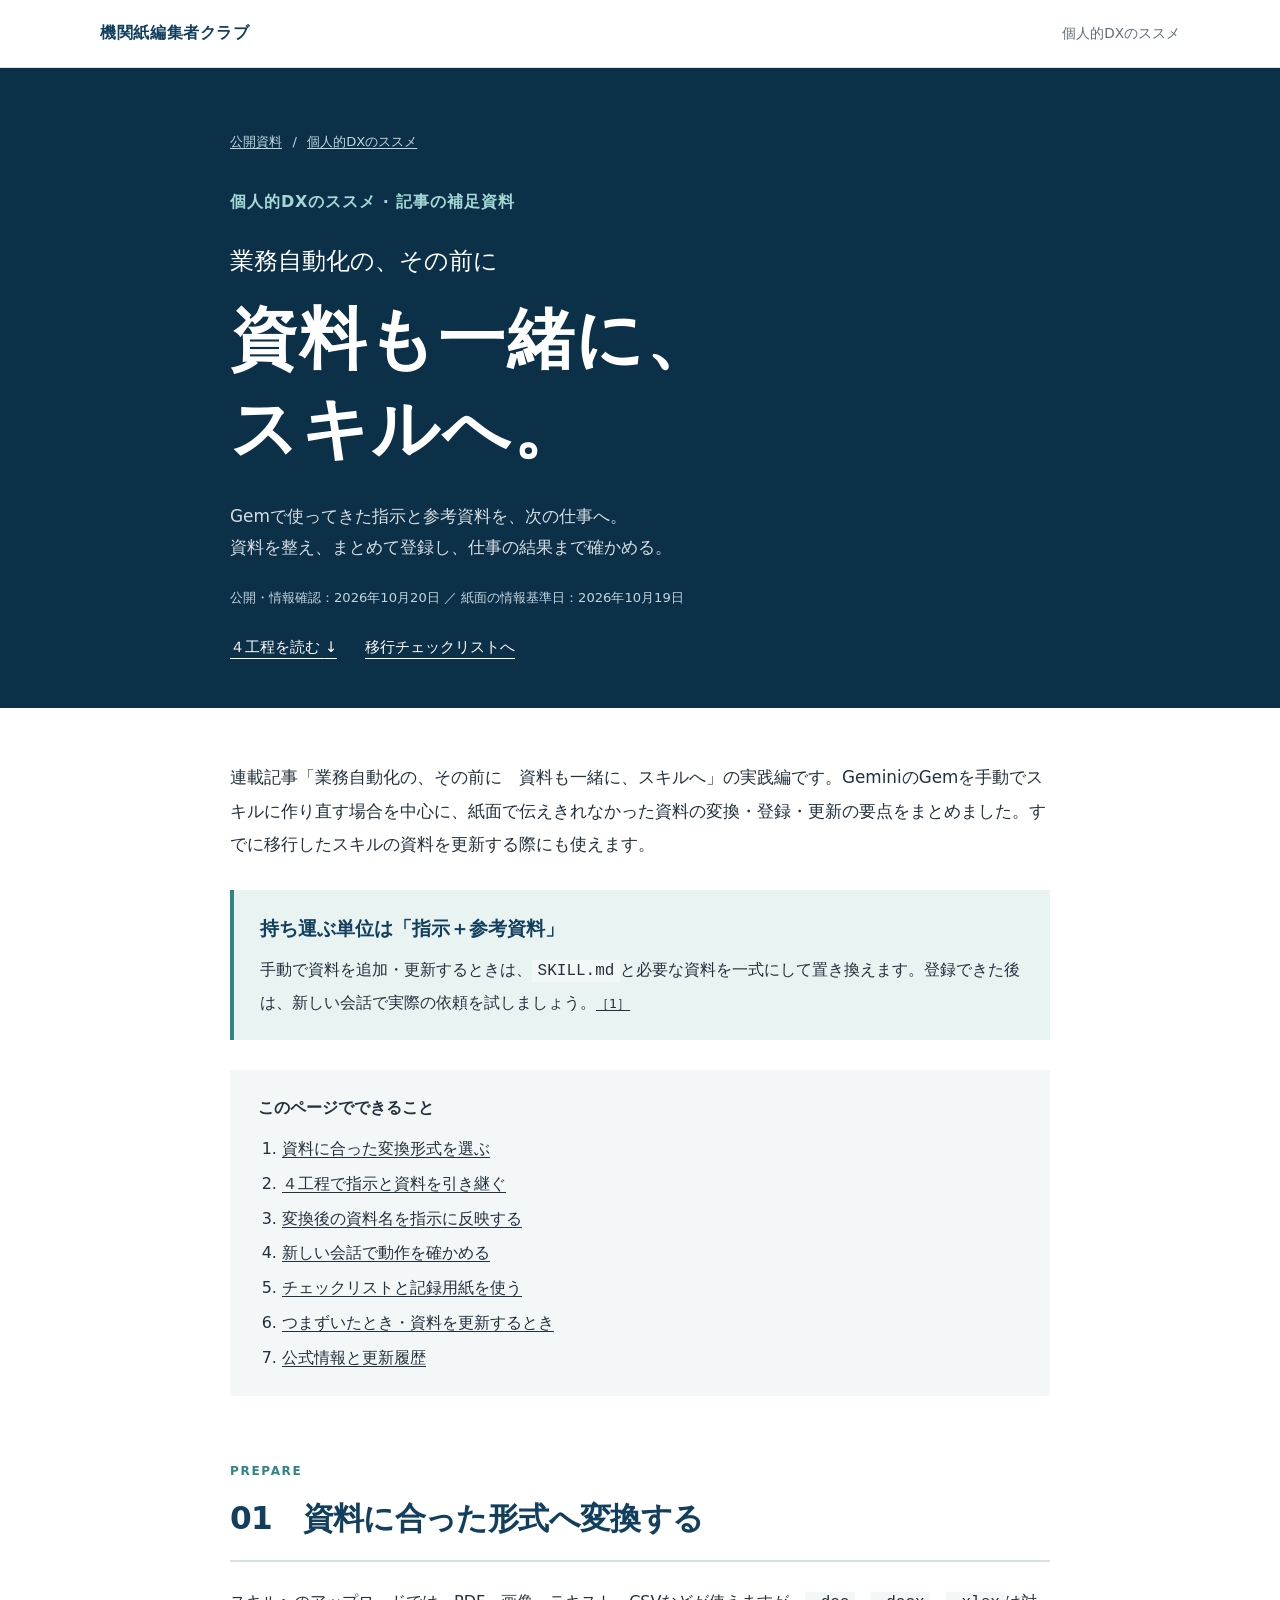
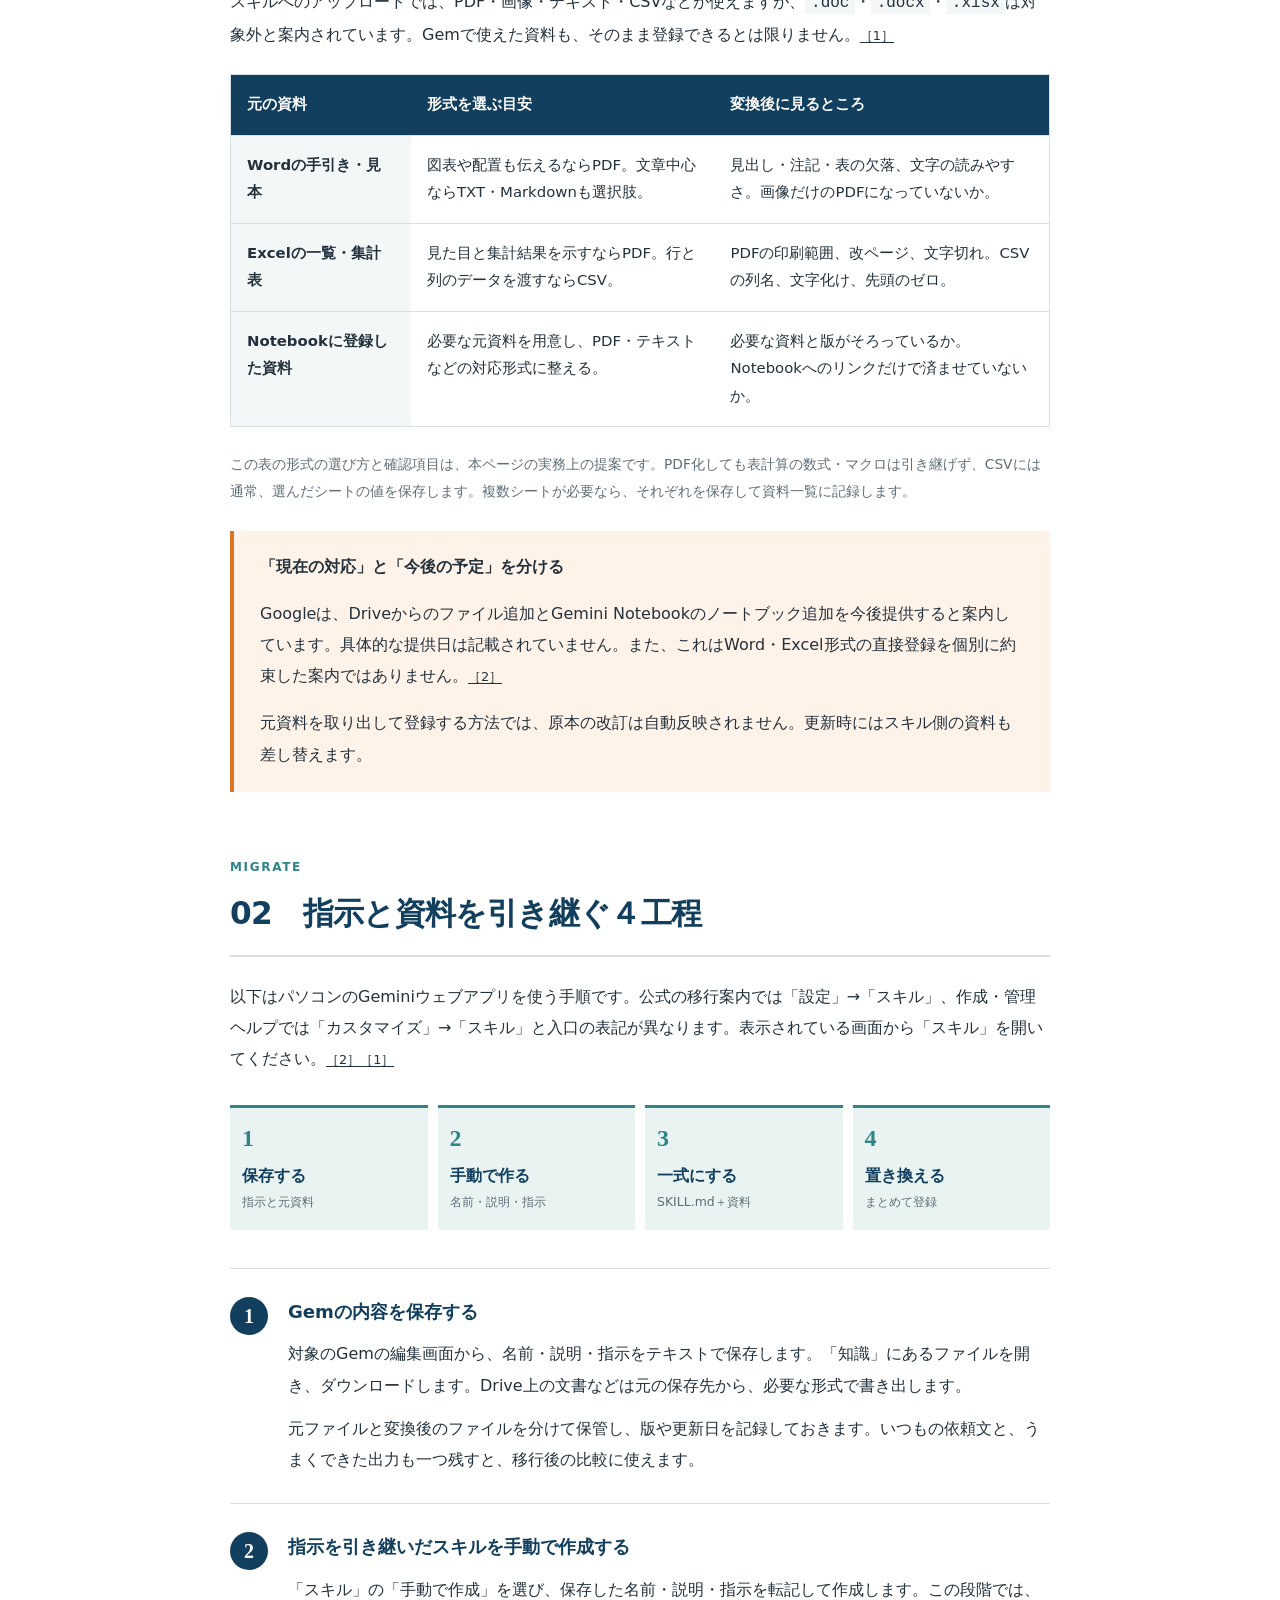
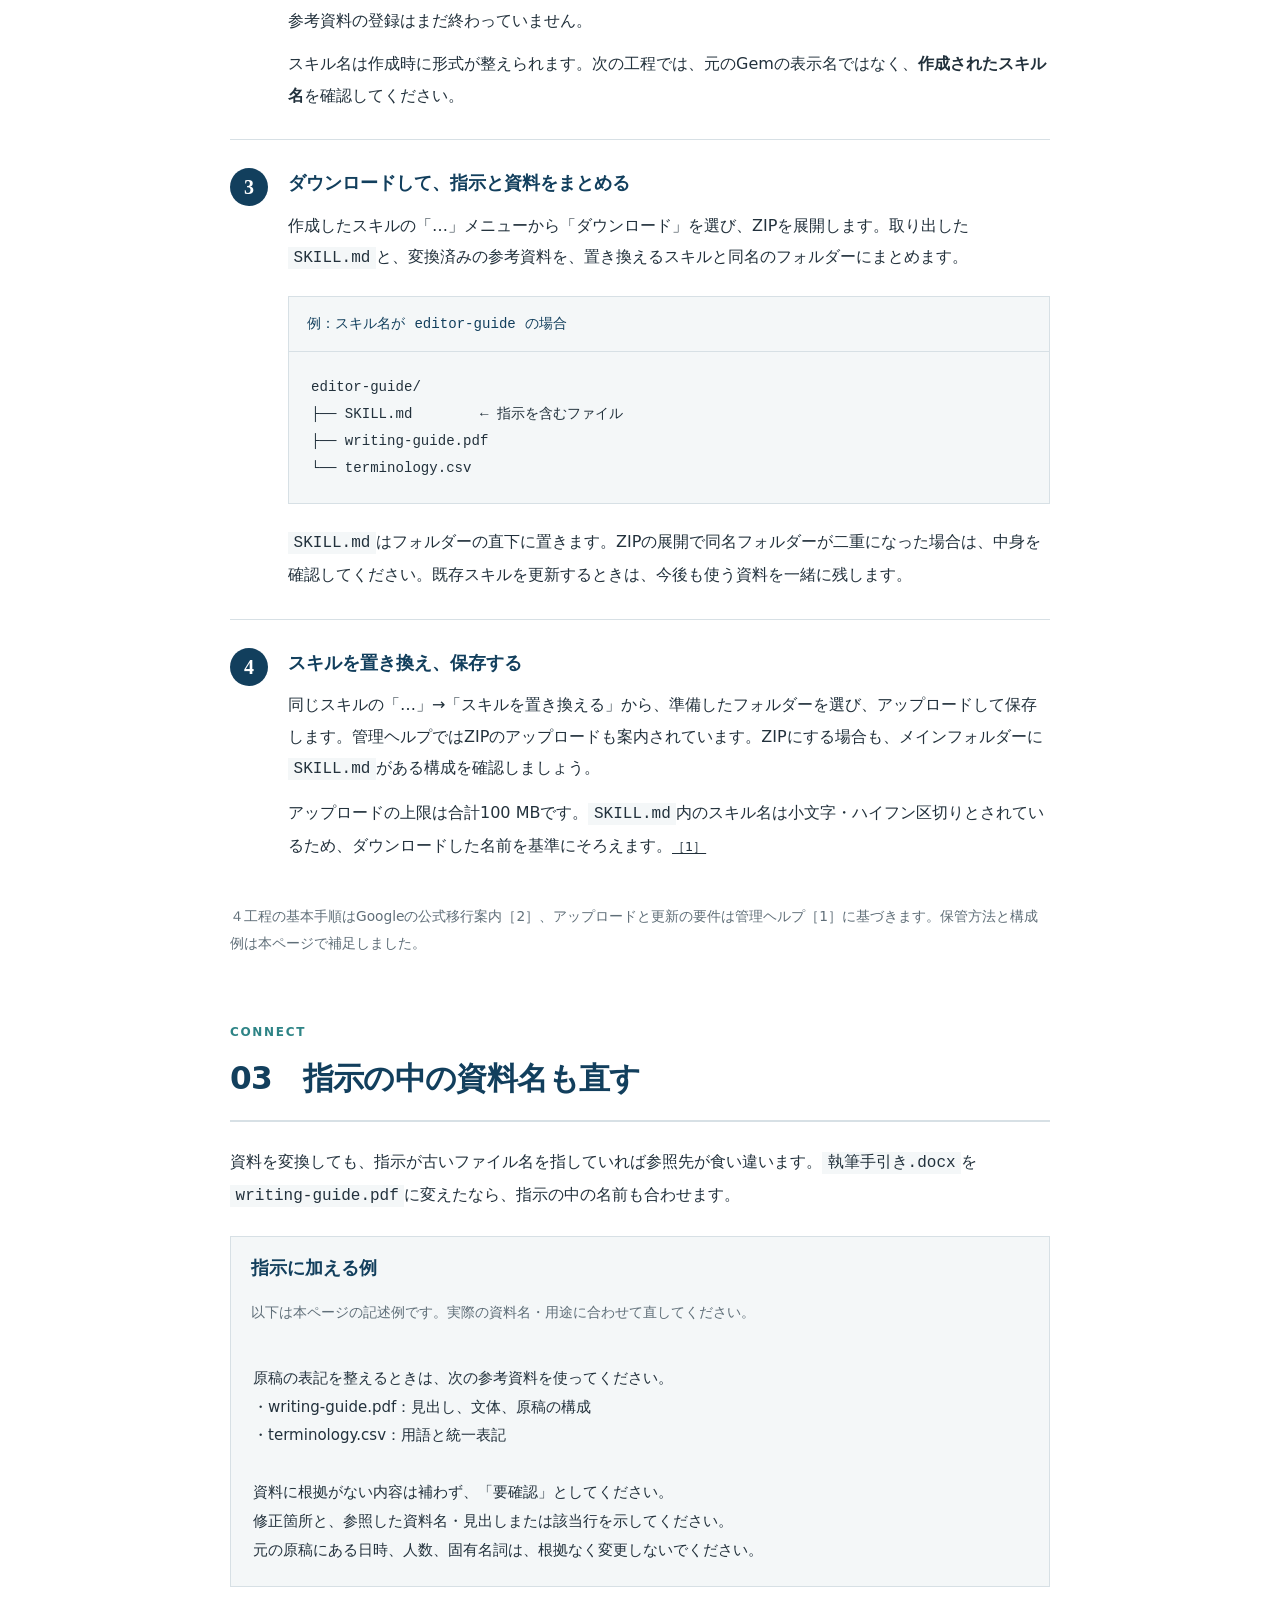
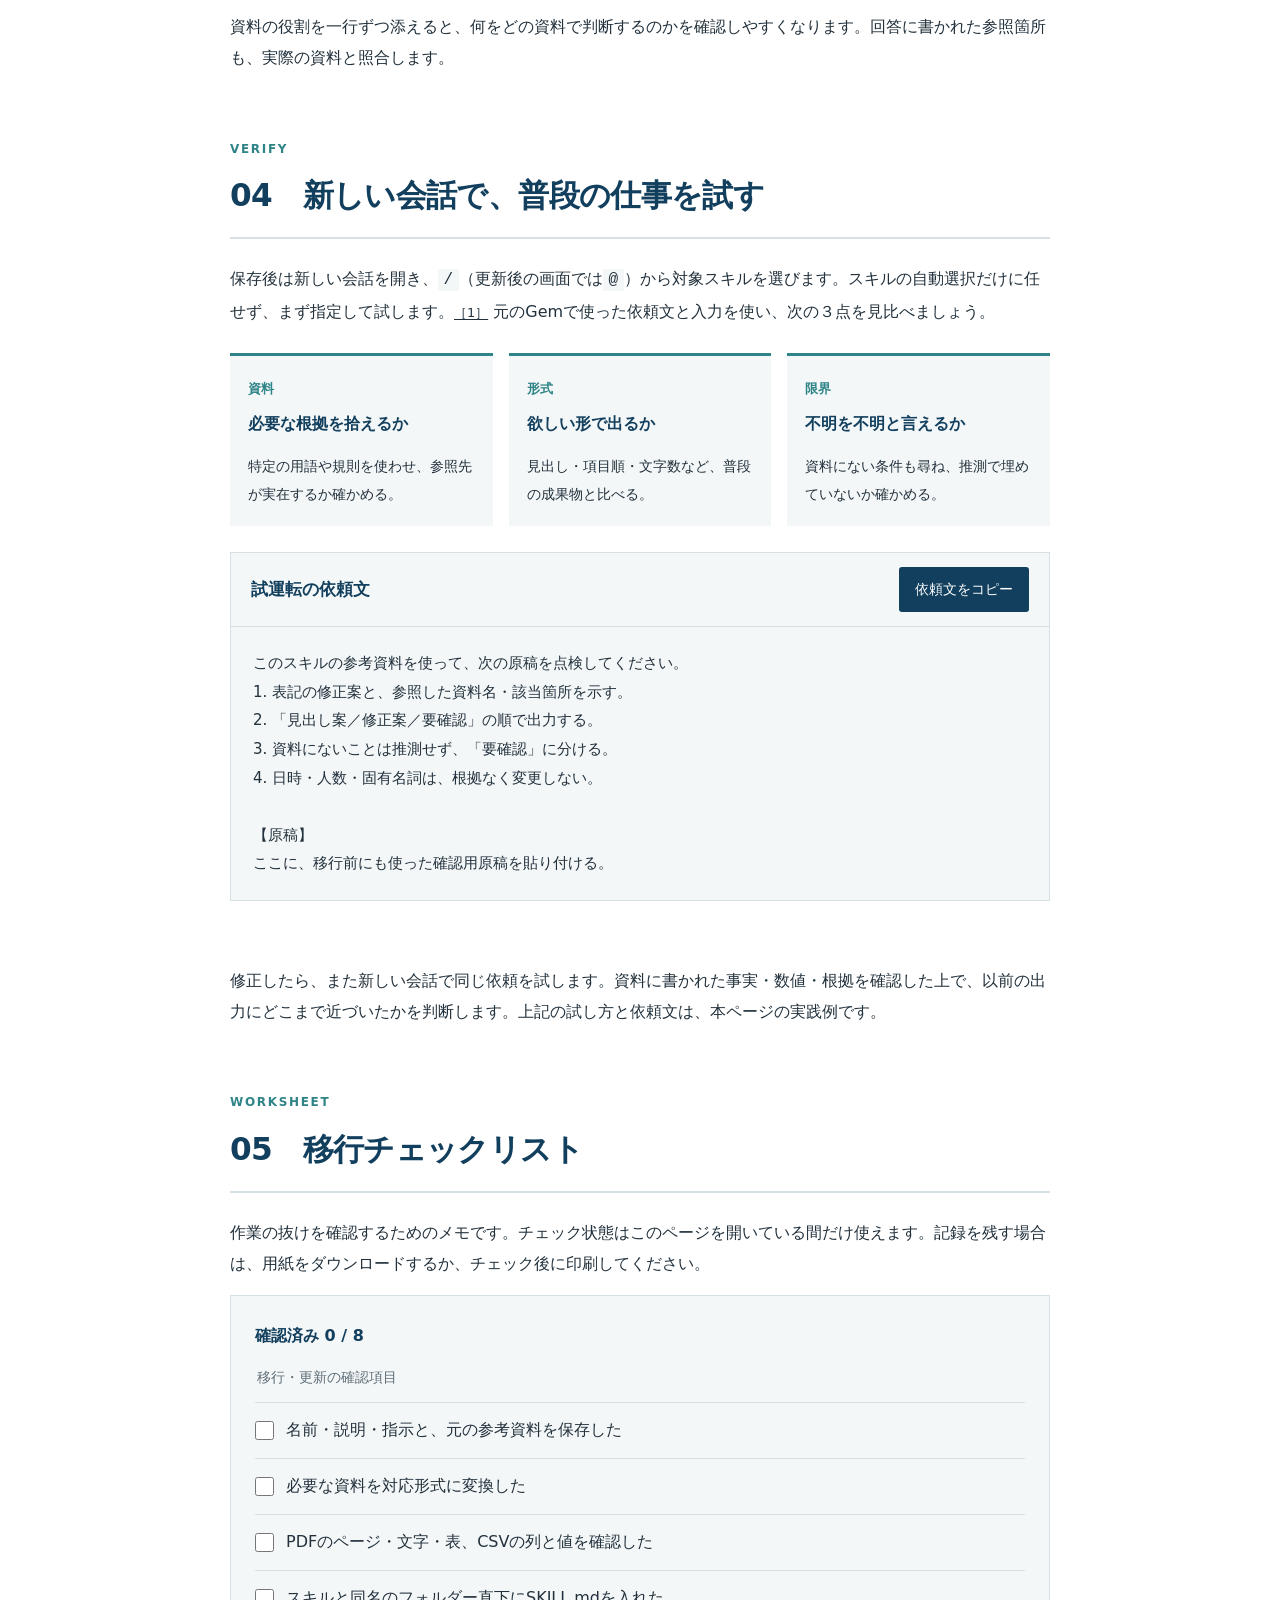
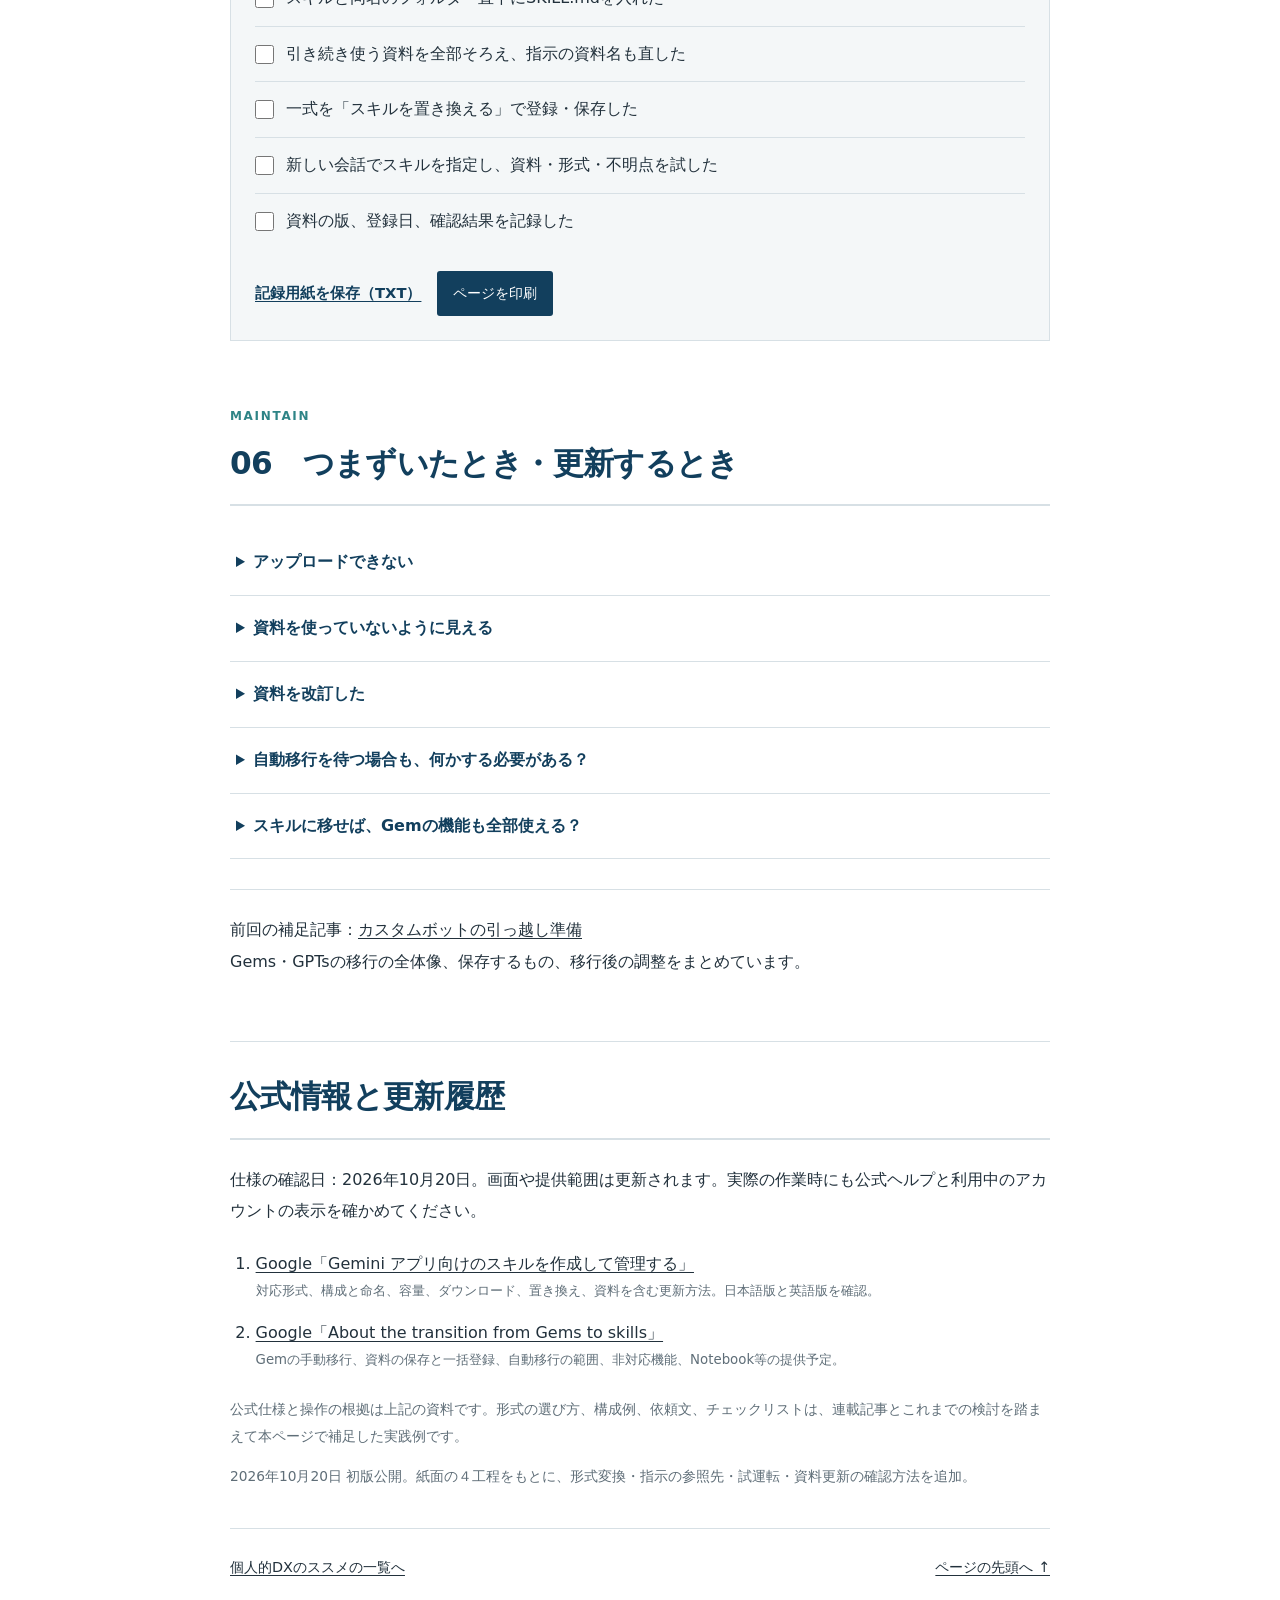
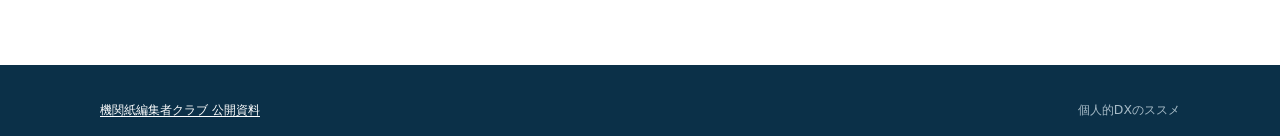
<file: docs/personal-dx/skill-reference-migration/index.html>
<!doctype html>
<html lang="ja">
<head>
<meta charset="utf-8">
<meta name="viewport" content="width=device-width, initial-scale=1">
<meta name="description" content="Gemの指示と参考資料をGeminiのスキルへ。Word・Excelの変換、SKILL.mdと資料のまとめ方、置き換え、試運転までを４工程で解説します。">
<title>資料も一緒に、スキルへ｜個人的DXのススメ</title>
<link rel="canonical" href="https://k2r2f.github.io/kikanshi-editor-club/personal-dx/skill-reference-migration/">
<meta property="og:title" content="資料も一緒に、スキルへ｜個人的DXのススメ">
<meta property="og:description" content="Gemからスキルへ、指示と参考資料を引き継ぐ４工程。変換・フォルダー構成・更新・試運転の実践ガイド。">
<meta property="og:type" content="article">
<meta property="og:url" content="https://k2r2f.github.io/kikanshi-editor-club/personal-dx/skill-reference-migration/">
<link rel="stylesheet" href="../../shared/style.css">
<link rel="stylesheet" href="./page.css">
<script src="./page.js" defer></script>
</head>
<body>
<a class="skip-link" href="#article">本文へ</a>
<header class="site-header"><a class="brand" href="../../">機関紙編集者クラブ</a><span class="series-name">個人的DXのススメ</span></header>
<main id="article">
<header class="reference-hero"><div class="container narrow">
<nav class="breadcrumbs" aria-label="パンくずリスト"><a href="../../">公開資料</a><span>/</span><a href="../">個人的DXのススメ</a></nav>
<p class="series-label">個人的DXのススメ · 記事の補足資料</p>
<p class="title-prefix">業務自動化の、その前に</p>
<h1>資料も一緒に、<br>スキルへ。</h1>
<p class="lead">Gemで使ってきた指示と参考資料を、次の仕事へ。<br>資料を整え、まとめて登録し、仕事の結果まで確かめる。</p>
<p class="updated">公開・情報確認：<time datetime="2026-10-20">2026年10月20日</time> ／ 紙面の情報基準日：2026年10月19日</p>
<div class="hero-links"><a href="#steps">４工程を読む <span aria-hidden="true">↓</span></a><a href="#checklist">移行チェックリストへ</a></div>
</div></header>
<div class="container narrow reading">
<p class="opening">連載記事「業務自動化の、その前に　資料も一緒に、スキルへ」の実践編です。GeminiのGemを手動でスキルに作り直す場合を中心に、紙面で伝えきれなかった資料の変換・登録・更新の要点をまとめました。すでに移行したスキルの資料を更新する際にも使えます。</p>
<aside class="takeaway"><strong>持ち運ぶ単位は「指示＋参考資料」</strong><p>手動で資料を追加・更新するときは、<code>SKILL.md</code>と必要な資料を一式にして置き換えます。登録できた後は、新しい会話で実際の依頼を試しましょう。<a class="ref" href="#source-manage">［1］</a></p></aside>
<nav class="toc" aria-label="このページの内容"><strong>このページでできること</strong><ol>
<li><a href="#formats">資料に合った変換形式を選ぶ</a></li><li><a href="#steps">４工程で指示と資料を引き継ぐ</a></li><li><a href="#instructions">変換後の資料名を指示に反映する</a></li><li><a href="#test">新しい会話で動作を確かめる</a></li><li><a href="#checklist">チェックリストと記録用紙を使う</a></li><li><a href="#trouble">つまずいたとき・資料を更新するとき</a></li><li><a href="#sources">公式情報と更新履歴</a></li>
</ol></nav>
<section id="formats"><p class="section-kicker">PREPARE</p><h2>01　資料に合った形式へ変換する</h2>
<p>スキルへのアップロードでは、PDF・画像・テキスト・CSVなどが使えますが、<code>.doc</code>・<code>.docx</code>・<code>.xlsx</code>は対象外と案内されています。Gemで使えた資料も、そのまま登録できるとは限りません。<a class="ref" href="#source-manage">［1］</a></p>
<div class="table-scroll" role="region" aria-label="資料別の変換方法" tabindex="0"><table><thead><tr><th scope="col">元の資料</th><th scope="col">形式を選ぶ目安</th><th scope="col">変換後に見るところ</th></tr></thead><tbody>
<tr><th scope="row">Wordの手引き・見本</th><td>図表や配置も伝えるならPDF。文章中心ならTXT・Markdownも選択肢。</td><td>見出し・注記・表の欠落、文字の読みやすさ。画像だけのPDFになっていないか。</td></tr>
<tr><th scope="row">Excelの一覧・集計表</th><td>見た目と集計結果を示すならPDF。行と列のデータを渡すならCSV。</td><td>PDFの印刷範囲、改ページ、文字切れ。CSVの列名、文字化け、先頭のゼロ。</td></tr>
<tr><th scope="row">Notebookに登録した資料</th><td>必要な元資料を用意し、PDF・テキストなどの対応形式に整える。</td><td>必要な資料と版がそろっているか。Notebookへのリンクだけで済ませていないか。</td></tr>
</tbody></table></div>
<p class="source-note">この表の形式の選び方と確認項目は、本ページの実務上の提案です。PDF化しても表計算の数式・マクロは引き継げず、CSVには通常、選んだシートの値を保存します。複数シートが必要なら、それぞれを保存して資料一覧に記録します。</p>
<aside class="note"><strong>「現在の対応」と「今後の予定」を分ける</strong><p>Googleは、Driveからのファイル追加とGemini Notebookのノートブック追加を今後提供すると案内しています。具体的な提供日は記載されていません。また、これはWord・Excel形式の直接登録を個別に約束した案内ではありません。<a class="ref" href="#source-transition">［2］</a></p><p>元資料を取り出して登録する方法では、原本の改訂は自動反映されません。更新時にはスキル側の資料も差し替えます。</p></aside>
</section>
<section id="steps"><p class="section-kicker">MIGRATE</p><h2>02　指示と資料を引き継ぐ４工程</h2>
<p>以下はパソコンのGeminiウェブアプリを使う手順です。公式の移行案内では「設定」→「スキル」、作成・管理ヘルプでは「カスタマイズ」→「スキル」と入口の表記が異なります。表示されている画面から「スキル」を開いてください。<a class="ref" href="#source-transition">［2］</a><a class="ref" href="#source-manage">［1］</a></p>
<ol class="flow" aria-label="引き継ぎの全体像"><li><span>1</span><strong>保存する</strong><small>指示と元資料</small></li><li><span>2</span><strong>手動で作る</strong><small>名前・説明・指示</small></li><li><span>3</span><strong>一式にする</strong><small>SKILL.md＋資料</small></li><li><span>4</span><strong>置き換える</strong><small>まとめて登録</small></li></ol>
<div class="step"><span class="step-number" aria-hidden="true">1</span><div><h3>Gemの内容を保存する</h3><p>対象のGemの編集画面から、名前・説明・指示をテキストで保存します。「知識」にあるファイルを開き、ダウンロードします。Drive上の文書などは元の保存先から、必要な形式で書き出します。</p><p>元ファイルと変換後のファイルを分けて保管し、版や更新日を記録しておきます。いつもの依頼文と、うまくできた出力も一つ残すと、移行後の比較に使えます。</p></div></div>
<div class="step"><span class="step-number" aria-hidden="true">2</span><div><h3>指示を引き継いだスキルを手動で作成する</h3><p>「スキル」の「手動で作成」を選び、保存した名前・説明・指示を転記して作成します。この段階では、参考資料の登録はまだ終わっていません。</p><p>スキル名は作成時に形式が整えられます。次の工程では、元のGemの表示名ではなく、<strong>作成されたスキル名</strong>を確認してください。</p></div></div>
<div class="step"><span class="step-number" aria-hidden="true">3</span><div><h3>ダウンロードして、指示と資料をまとめる</h3><p>作成したスキルの「…」メニューから「ダウンロード」を選び、ZIPを展開します。取り出した<code>SKILL.md</code>と、変換済みの参考資料を、置き換えるスキルと同名のフォルダーにまとめます。</p>
<figure class="file-tree"><figcaption>例：スキル名が <code>editor-guide</code> の場合</figcaption><pre aria-label="フォルダー構成">editor-guide/
├── SKILL.md        ← 指示を含むファイル
├── writing-guide.pdf
└── terminology.csv</pre></figure>
<p><code>SKILL.md</code>はフォルダーの直下に置きます。ZIPの展開で同名フォルダーが二重になった場合は、中身を確認してください。既存スキルを更新するときは、今後も使う資料を一緒に残します。</p></div></div>
<div class="step"><span class="step-number" aria-hidden="true">4</span><div><h3>スキルを置き換え、保存する</h3><p>同じスキルの「…」→「スキルを置き換える」から、準備したフォルダーを選び、アップロードして保存します。管理ヘルプではZIPのアップロードも案内されています。ZIPにする場合も、メインフォルダーに<code>SKILL.md</code>がある構成を確認しましょう。</p><p>アップロードの上限は合計100 MBです。<code>SKILL.md</code>内のスキル名は小文字・ハイフン区切りとされているため、ダウンロードした名前を基準にそろえます。<a class="ref" href="#source-manage">［1］</a></p></div></div>
<p class="source-note">４工程の基本手順はGoogleの公式移行案内［2］、アップロードと更新の要件は管理ヘルプ［1］に基づきます。保管方法と構成例は本ページで補足しました。</p>
</section>
<section id="instructions"><p class="section-kicker">CONNECT</p><h2>03　指示の中の資料名も直す</h2>
<p>資料を変換しても、指示が古いファイル名を指していれば参照先が食い違います。<code>執筆手引き.docx</code>を<code>writing-guide.pdf</code>に変えたなら、指示の中の名前も合わせます。</p>
<div class="example"><h3>指示に加える例</h3><p class="source-note">以下は本ページの記述例です。実際の資料名・用途に合わせて直してください。</p><pre>原稿の表記を整えるときは、次の参考資料を使ってください。
・writing-guide.pdf：見出し、文体、原稿の構成
・terminology.csv：用語と統一表記

資料に根拠がない内容は補わず、「要確認」としてください。
修正箇所と、参照した資料名・見出しまたは該当行を示してください。
元の原稿にある日時、人数、固有名詞は、根拠なく変更しないでください。</pre></div>
<p>資料の役割を一行ずつ添えると、何をどの資料で判断するのかを確認しやすくなります。回答に書かれた参照箇所も、実際の資料と照合します。</p>
</section>
<section id="test"><p class="section-kicker">VERIFY</p><h2>04　新しい会話で、普段の仕事を試す</h2>
<p>保存後は新しい会話を開き、<code>/</code>（更新後の画面では<code>@</code>）から対象スキルを選びます。スキルの自動選択だけに任せず、まず指定して試します。<a class="ref" href="#source-manage">［1］</a> 元のGemで使った依頼文と入力を使い、次の３点を見比べましょう。</p>
<div class="verify-grid"><div><span>資料</span><h3>必要な根拠を拾えるか</h3><p>特定の用語や規則を使わせ、参照先が実在するか確かめる。</p></div><div><span>形式</span><h3>欲しい形で出るか</h3><p>見出し・項目順・文字数など、普段の成果物と比べる。</p></div><div><span>限界</span><h3>不明を不明と言えるか</h3><p>資料にない条件も尋ね、推測で埋めていないか確かめる。</p></div></div>
<div class="example"><div class="example-bar"><h3>試運転の依頼文</h3><button type="button" data-copy="test-prompt" hidden>依頼文をコピー</button></div><pre id="test-prompt">このスキルの参考資料を使って、次の原稿を点検してください。
1. 表記の修正案と、参照した資料名・該当箇所を示す。
2. 「見出し案／修正案／要確認」の順で出力する。
3. 資料にないことは推測せず、「要確認」に分ける。
4. 日時・人数・固有名詞は、根拠なく変更しない。

【原稿】
ここに、移行前にも使った確認用原稿を貼り付ける。</pre></div>
<p id="copy-status" class="status" role="status" aria-live="polite"></p>
<p>修正したら、また新しい会話で同じ依頼を試します。資料に書かれた事実・数値・根拠を確認した上で、以前の出力にどこまで近づいたかを判断します。上記の試し方と依頼文は、本ページの実践例です。</p>
</section>
<section id="checklist"><p class="section-kicker">WORKSHEET</p><h2>05　移行チェックリスト</h2>
<p>作業の抜けを確認するためのメモです。チェック状態はこのページを開いている間だけ使えます。記録を残す場合は、用紙をダウンロードするか、チェック後に印刷してください。</p>
<div class="checklist-panel"><p id="check-progress" class="check-progress" role="status" aria-live="polite">確認済み 0 / 8</p><fieldset><legend>移行・更新の確認項目</legend>
<label><input type="checkbox">名前・説明・指示と、元の参考資料を保存した</label>
<label><input type="checkbox">必要な資料を対応形式に変換した</label>
<label><input type="checkbox">PDFのページ・文字・表、CSVの列と値を確認した</label>
<label><input type="checkbox">スキルと同名のフォルダー直下にSKILL.mdを入れた</label>
<label><input type="checkbox">引き続き使う資料を全部そろえ、指示の資料名も直した</label>
<label><input type="checkbox">一式を「スキルを置き換える」で登録・保存した</label>
<label><input type="checkbox">新しい会話でスキルを指定し、資料・形式・不明点を試した</label>
<label><input type="checkbox">資料の版、登録日、確認結果を記録した</label>
</fieldset><div class="worksheet-actions"><a href="./assets/migration-worksheet.txt" download>記録用紙を保存（TXT）</a><button type="button" id="print-page" hidden>ページを印刷</button></div></div>
<noscript><p class="source-note">JavaScriptが無効でも確認項目と記録用紙を使えます。進捗表示・コピー・印刷ボタンは、JavaScriptが有効な場合に使えます。</p></noscript>
</section>
<section id="trouble"><p class="section-kicker">MAINTAIN</p><h2>06　つまずいたとき・更新するとき</h2>
<details><summary>アップロードできない</summary><div><p>まず<code>SKILL.md</code>の場所、フォルダーとスキルの名前、非対応形式の混入、合計100 MBの上限を確認します。不要な隠しファイルも取り除きます。<a class="ref" href="#source-manage">［1］</a></p></div></details>
<details><summary>資料を使っていないように見える</summary><div><p>新しい会話でスキルを明示し、資料内の特定の項目を質問します。資料名・参照箇所を答えさせ、原本と照合します。ファイル名の不一致、スキャンの文字、表の欠落も見直してください。</p></div></details>
<details><summary>資料を改訂した</summary><div><p>手元の元資料を更新し、必要なら再変換します。使い続ける資料と<code>SKILL.md</code>をそろえて、スキル全体を再アップロードします。変更した資料だけの登録で済ませず、登録後に新しい会話で改訂箇所を試しましょう。<a class="ref" href="#source-manage">［1］</a></p></div></details>
<details><summary>自動移行を待つ場合も、何かする必要がある？</summary><div><p>GoogleはGemsと対応する添付ファイルの自動移行を案内していますが、すべての形式・機能を同じまま使えるという意味ではありません。元の指示と資料を残し、移行後に普段の依頼を試す準備をしておきます。<a class="ref" href="#source-transition">［2］</a></p></div></details>
<details><summary>スキルに移せば、Gemの機能も全部使える？</summary><div><p>CanvasやDeep Researchなどは、現時点ではスキルに対応していないと案内されています。参考資料を移す作業と、以前の機能を再現できるかの確認は分けて行います。<a class="ref" href="#source-transition">［2］</a></p></div></details>
<p class="related">前回の補足記事：<a href="../custom-bot-migration/">カスタムボットの引っ越し準備</a><br>Gems・GPTsの移行の全体像、保存するもの、移行後の調整をまとめています。</p>
</section>
<section id="sources" class="references"><h2>公式情報と更新履歴</h2><p>仕様の確認日：2026年10月20日。画面や提供範囲は更新されます。実際の作業時にも公式ヘルプと利用中のアカウントの表示を確かめてください。</p>
<ol class="sources"><li id="source-manage"><a href="https://support.google.com/gemini/answer/17094296?hl=ja&amp;co=GENIE.Platform%3DDesktop">Google「Gemini アプリ向けのスキルを作成して管理する」</a><small>対応形式、構成と命名、容量、ダウンロード、置き換え、資料を含む更新方法。日本語版と英語版を確認。</small></li>
<li id="source-transition"><a href="https://support.google.com/gemini/answer/18560919?hl=en">Google「About the transition from Gems to skills」</a><small>Gemの手動移行、資料の保存と一括登録、自動移行の範囲、非対応機能、Notebook等の提供予定。</small></li></ol>
<p class="source-note">公式仕様と操作の根拠は上記の資料です。形式の選び方、構成例、依頼文、チェックリストは、連載記事とこれまでの検討を踏まえて本ページで補足した実践例です。</p>
<p class="history-line"><time datetime="2026-10-20">2026年10月20日</time> 初版公開。紙面の４工程をもとに、形式変換・指示の参照先・試運転・資料更新の確認方法を追加。</p>
</section>
<nav class="back-link" aria-label="関連ページ"><a href="../">個人的DXのススメの一覧へ</a><a href="#article">ページの先頭へ ↑</a></nav>
</div>
</main>
<footer class="site-footer"><p><a href="../../">機関紙編集者クラブ 公開資料</a></p><p>個人的DXのススメ</p></footer>
</body>
</html>
</file>
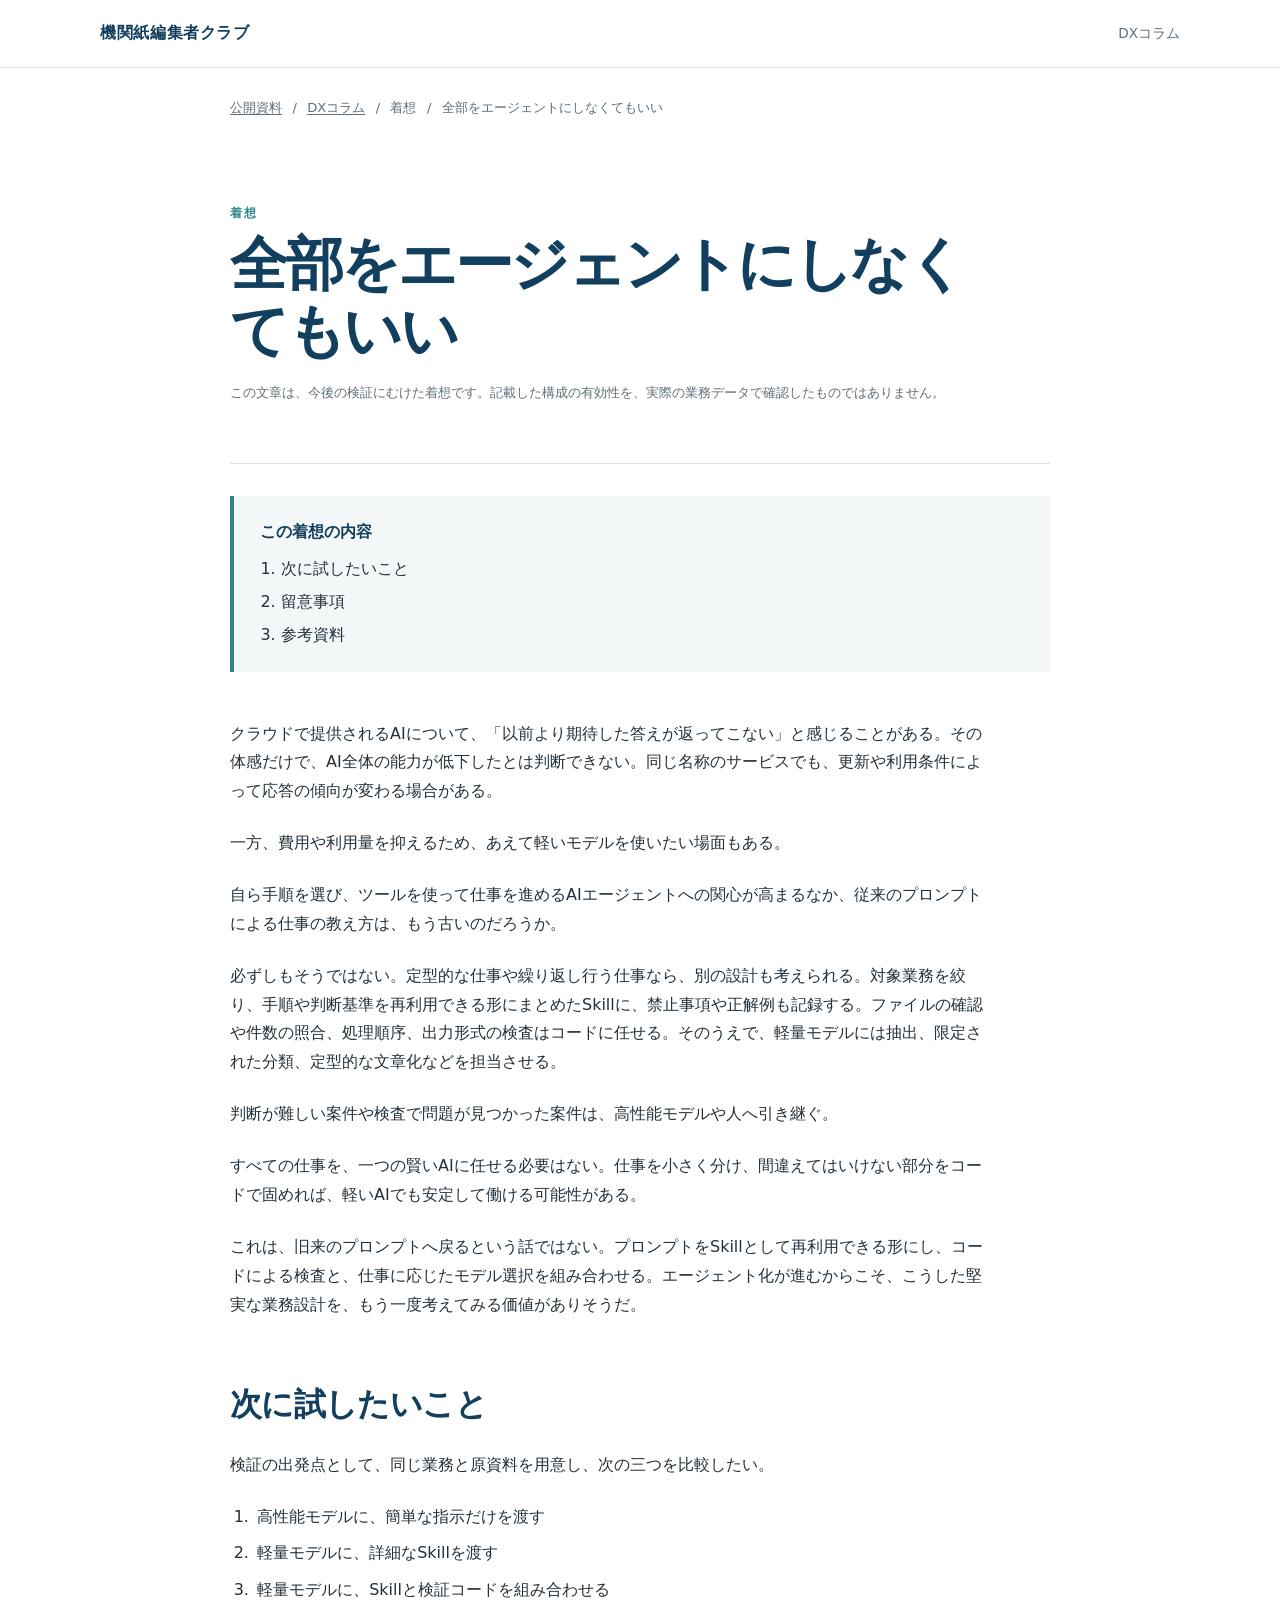
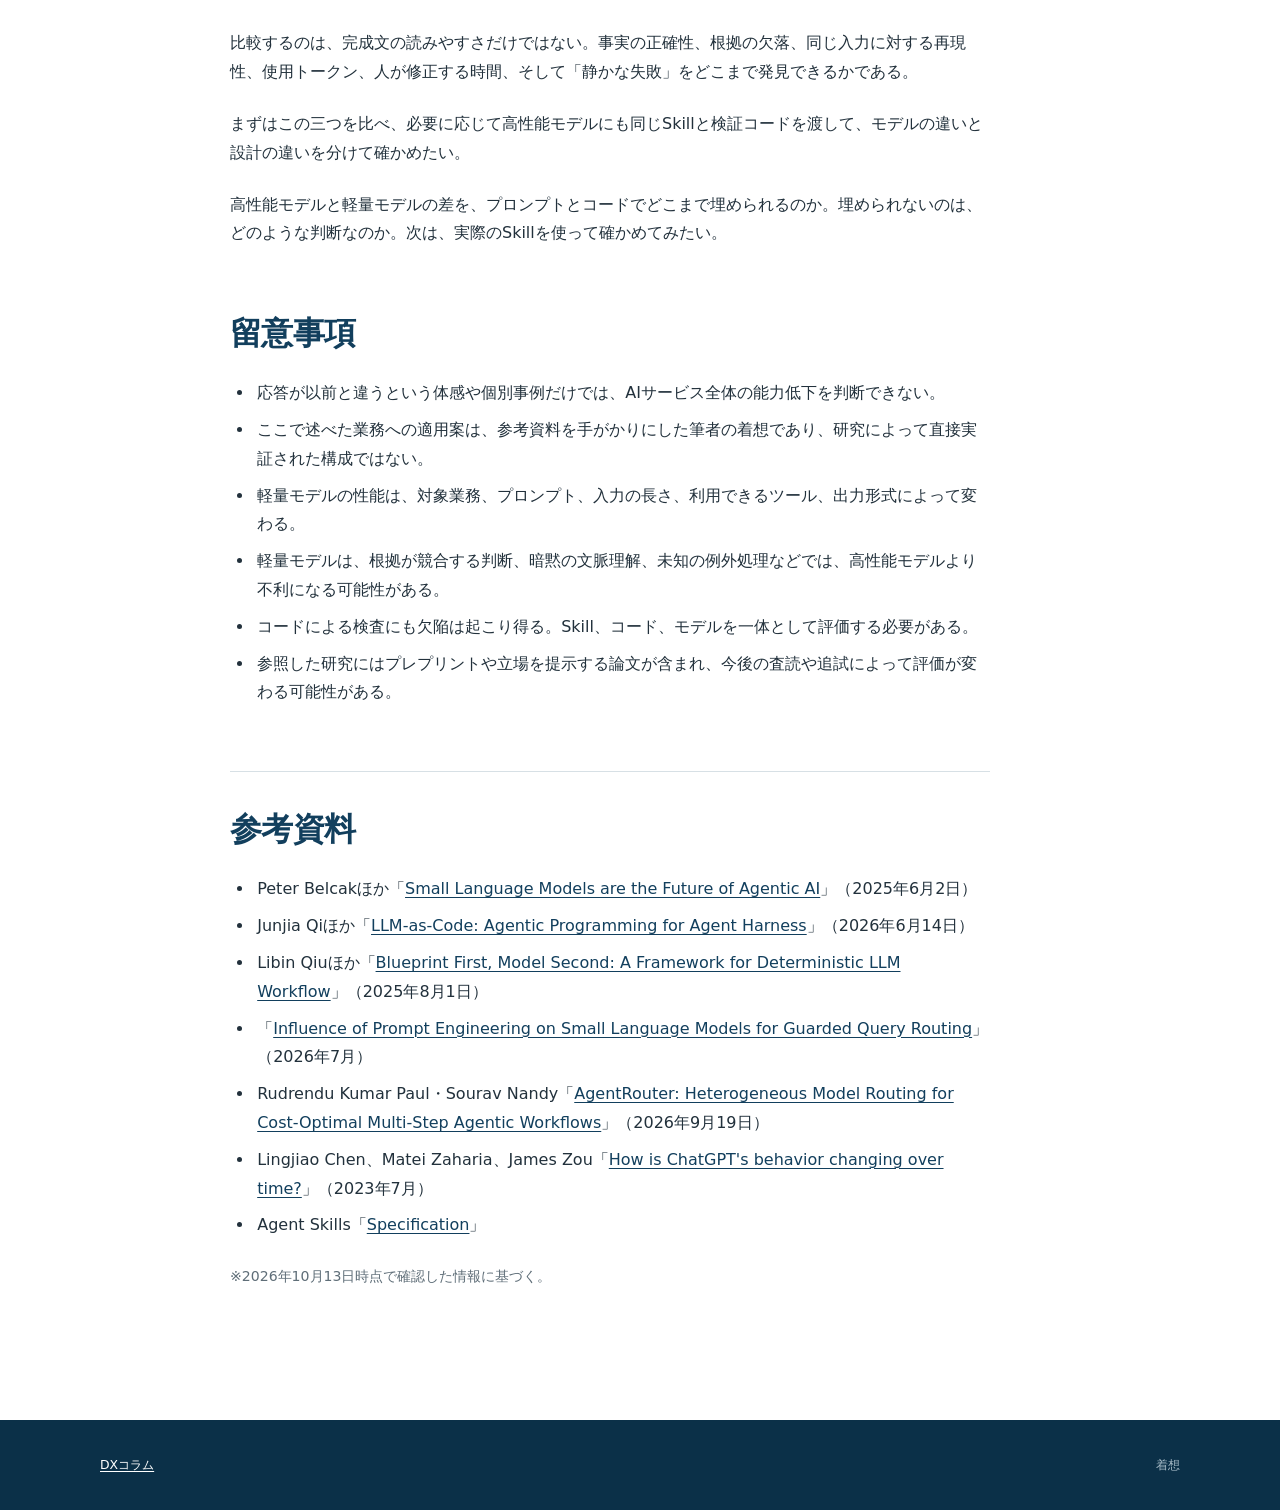
<file: docs/dx-column/ideas/lightweight-model-skill/index.html>
<!doctype html>
<html lang="ja">
<head>
  <meta charset="utf-8">
  <meta name="viewport" content="width=device-width, initial-scale=1">
  <meta name="robots" content="noindex">
  <meta name="description" content="Skill、検証コード、軽量モデルを組み合わせた業務設計について、今後の検証に向けて考える着想です。">
  <title>全部をエージェントにしなくてもいい｜着想</title>
  <link rel="stylesheet" href="../../../shared/style.css">
</head>
<body>
  <header class="site-header"><a class="brand" href="../../../">機関紙編集者クラブ</a><span class="series-name">DXコラム</span></header>
  <main><div class="container narrow">
    <nav class="breadcrumbs" aria-label="パンくずリスト"><a href="../../../">公開資料</a><span>/</span><a href="../../">DXコラム</a><span>/</span><span>着想</span><span>/</span><span aria-current="page">全部をエージェントにしなくてもいい</span></nav>
    <header class="column-header"><p class="eyebrow">着想</p><h1>全部をエージェントにしなくてもいい</h1><p class="caption">この文章は、今後の検証にむけた着想です。記載した構成の有効性を、実際の業務データで確認したものではありません。</p></header>
    <nav class="column-toc" aria-label="この着想の内容"><p>この着想の内容</p><ol><li><a href="#try-next">次に試したいこと</a></li><li><a href="#notes">留意事項</a></li><li><a href="#references">参考資料</a></li></ol></nav>
    <article class="column-article">
      <p>クラウドで提供されるAIについて、「以前より期待した答えが返ってこない」と感じることがある。その体感だけで、AI全体の能力が低下したとは判断できない。同じ名称のサービスでも、更新や利用条件によって応答の傾向が変わる場合がある。</p>
      <p>一方、費用や利用量を抑えるため、あえて軽いモデルを使いたい場面もある。</p>
      <p>自ら手順を選び、ツールを使って仕事を進めるAIエージェントへの関心が高まるなか、従来のプロンプトによる仕事の教え方は、もう古いのだろうか。</p>
      <p>必ずしもそうではない。定型的な仕事や繰り返し行う仕事なら、別の設計も考えられる。対象業務を絞り、手順や判断基準を再利用できる形にまとめたSkillに、禁止事項や正解例も記録する。ファイルの確認や件数の照合、処理順序、出力形式の検査はコードに任せる。そのうえで、軽量モデルには抽出、限定された分類、定型的な文章化などを担当させる。</p>
      <p>判断が難しい案件や検査で問題が見つかった案件は、高性能モデルや人へ引き継ぐ。</p>
      <p>すべての仕事を、一つの賢いAIに任せる必要はない。仕事を小さく分け、間違えてはいけない部分をコードで固めれば、軽いAIでも安定して働ける可能性がある。</p>
      <p>これは、旧来のプロンプトへ戻るという話ではない。プロンプトをSkillとして再利用できる形にし、コードによる検査と、仕事に応じたモデル選択を組み合わせる。エージェント化が進むからこそ、こうした堅実な業務設計を、もう一度考えてみる価値がありそうだ。</p>
      <section id="try-next" aria-labelledby="try-next-title"><h2 id="try-next-title">次に試したいこと</h2>
      <p>検証の出発点として、同じ業務と原資料を用意し、次の三つを比較したい。</p>
      <ol><li>高性能モデルに、簡単な指示だけを渡す</li><li>軽量モデルに、詳細なSkillを渡す</li><li>軽量モデルに、Skillと検証コードを組み合わせる</li></ol>
      <p>比較するのは、完成文の読みやすさだけではない。事実の正確性、根拠の欠落、同じ入力に対する再現性、使用トークン、人が修正する時間、そして「静かな失敗」をどこまで発見できるかである。</p>
      <p>まずはこの三つを比べ、必要に応じて高性能モデルにも同じSkillと検証コードを渡して、モデルの違いと設計の違いを分けて確かめたい。</p>
      <p>高性能モデルと軽量モデルの差を、プロンプトとコードでどこまで埋められるのか。埋められないのは、どのような判断なのか。次は、実際のSkillを使って確かめてみたい。</p>
      </section>
      <section id="notes" aria-labelledby="notes-title"><h2 id="notes-title">留意事項</h2>
      <ul><li>応答が以前と違うという体感や個別事例だけでは、AIサービス全体の能力低下を判断できない。</li><li>ここで述べた業務への適用案は、参考資料を手がかりにした筆者の着想であり、研究によって直接実証された構成ではない。</li><li>軽量モデルの性能は、対象業務、プロンプト、入力の長さ、利用できるツール、出力形式によって変わる。</li><li>軽量モデルは、根拠が競合する判断、暗黙の文脈理解、未知の例外処理などでは、高性能モデルより不利になる可能性がある。</li><li>コードによる検査にも欠陥は起こり得る。Skill、コード、モデルを一体として評価する必要がある。</li><li>参照した研究にはプレプリントや立場を提示する論文が含まれ、今後の査読や追試によって評価が変わる可能性がある。</li></ul>
      </section>
      <section id="references" class="references" aria-labelledby="references-title"><h2 id="references-title">参考資料</h2>
      <ul><li>Peter Belcakほか「<a href="https://arxiv.org/abs/2506.02153">Small Language Models are the Future of Agentic AI</a>」（2025年6月2日）</li><li>Junjia Qiほか「<a href="https://arxiv.org/abs/2606.15874">LLM-as-Code: Agentic Programming for Agent Harness</a>」（2026年6月14日）</li><li>Libin Qiuほか「<a href="https://arxiv.org/abs/2508.02721">Blueprint First, Model Second: A Framework for Deterministic LLM Workflow</a>」（2025年8月1日）</li><li>「<a href="https://arxiv.org/abs/2607.24801">Influence of Prompt Engineering on Small Language Models for Guarded Query Routing</a>」（2026年7月）</li><li>Rudrendu Kumar Paul・Sourav Nandy「<a href="https://arxiv.org/abs/2609.22951">AgentRouter: Heterogeneous Model Routing for Cost-Optimal Multi-Step Agentic Workflows</a>」（2026年9月19日）</li><li>Lingjiao Chen、Matei Zaharia、James Zou「<a href="https://arxiv.org/abs/2307.09009">How is ChatGPT&#x27;s behavior changing over time?</a>」（2023年7月）</li><li>Agent Skills「<a href="https://github.com/agentskills/agentskills/blob/main/docs/specification.mdx">Specification</a>」</li></ul>
      <p class="source-note">※2026年10月13日時点で確認した情報に基づく。</p>
      </section>
    </article>
  </div></main>
  <footer class="site-footer"><p><a href="../../">DXコラム</a></p><p>着想</p></footer>
</body>
</html>
</file>
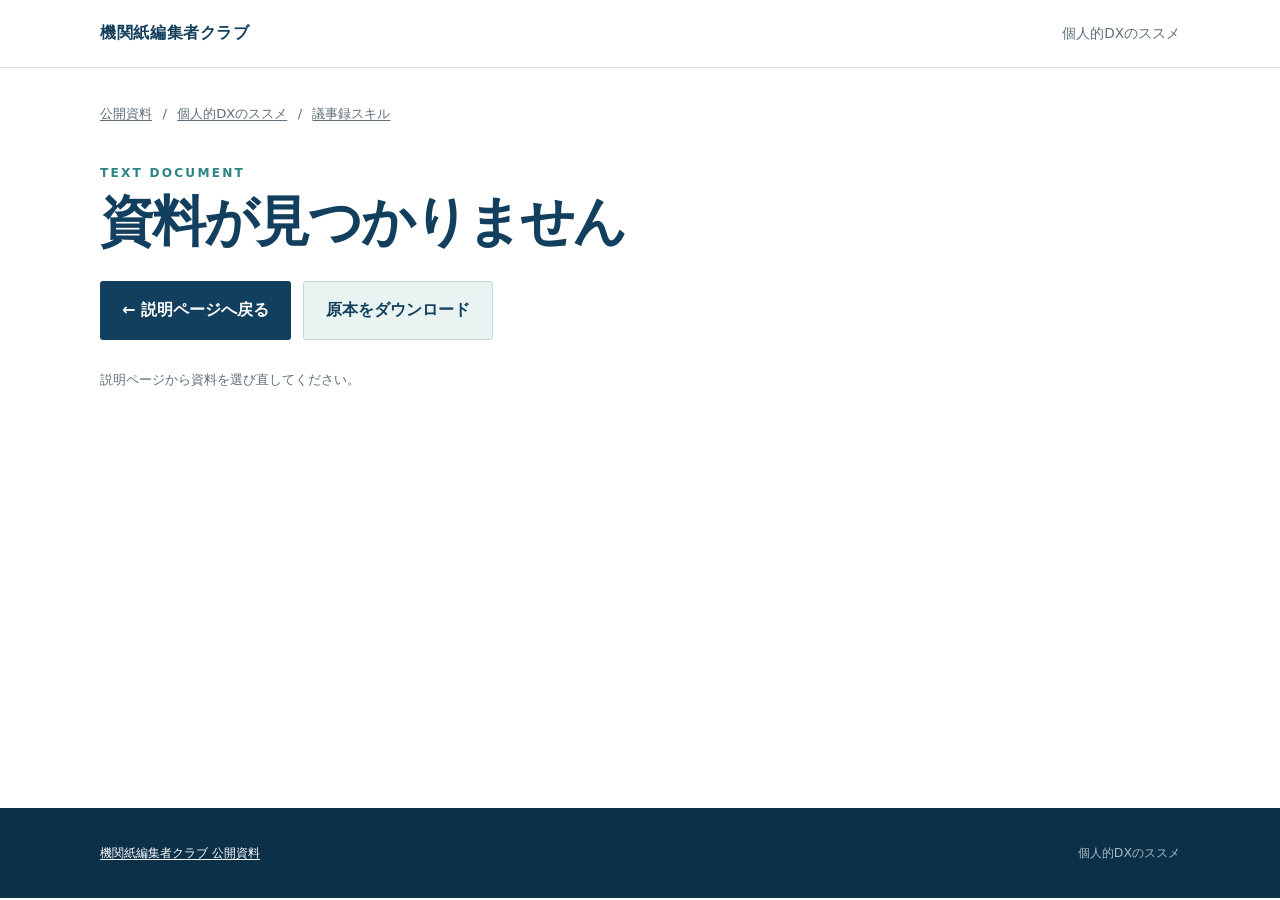
<file: docs/personal-dx/meeting-skills/viewer.html>
<!doctype html>
<html lang="ja">
<head>
  <meta charset="utf-8">
  <meta name="viewport" content="width=device-width, initial-scale=1">
  <meta name="description" content="議事録作成用Agent Skillsの公開テキスト資料を表示します。">
  <title>公開テキスト資料｜個人的DXのススメ</title>
  <link rel="stylesheet" href="../../shared/style.css">
</head>
<body>
  <header class="site-header">
    <a class="brand" href="../../">機関紙編集者クラブ</a>
    <span class="series-name">個人的DXのススメ</span>
  </header>

  <main class="container viewer-shell">
    <nav class="breadcrumbs viewer-breadcrumbs" aria-label="パンくずリスト">
      <a href="../../">公開資料</a><span>/</span><a href="../">個人的DXのススメ</a><span>/</span><a href="./">議事録スキル</a>
    </nav>

    <section aria-labelledby="document-title">
      <p class="section-kicker">TEXT DOCUMENT</p>
      <h1 id="document-title" class="viewer-title">資料を読み込んでいます</h1>
      <div class="viewer-toolbar">
        <a class="button primary viewer-back" href="./">← 説明ページへ戻る</a>
        <a id="download-link" class="button secondary" href="./" download>原本をダウンロード</a>
      </div>
      <p id="viewer-status" class="viewer-status" role="status">UTF-8で読み込んでいます。</p>
      <pre id="text-viewer" class="text-viewer" tabindex="0" aria-label="資料本文"></pre>
    </section>
  </main>

  <footer class="site-footer">
    <p><a href="../../">機関紙編集者クラブ 公開資料</a></p>
    <p>個人的DXのススメ</p>
  </footer>

  <script>
    (() => {
      "use strict";

      const documents = {
        "specification.md": "議事録作成Agent Skills群 構築仕様書",
        "validate_ids.py": "validate_ids.py",
        "validate_ids_README.md": "validate_ids.py 使用方法",
        "build-prompt.md": "Gemini Sparkに入力したプロンプト"
      };

      const params = new URLSearchParams(window.location.search);
      const file = params.get("file");
      const title = documents[file];
      const titleElement = document.getElementById("document-title");
      const statusElement = document.getElementById("viewer-status");
      const viewerElement = document.getElementById("text-viewer");
      const downloadLink = document.getElementById("download-link");

      if (!title) {
        titleElement.textContent = "資料が見つかりません";
        statusElement.textContent = "説明ページから資料を選び直してください。";
        viewerElement.hidden = true;
        downloadLink.hidden = true;
        return;
      }

      const assetUrl = `./assets/${file}`;
      titleElement.textContent = title;
      document.title = `${title}｜個人的DXのススメ`;
      downloadLink.href = assetUrl;
      downloadLink.setAttribute("download", file);

      fetch(assetUrl)
        .then((response) => {
          if (!response.ok) throw new Error(`HTTP ${response.status}`);
          return response.arrayBuffer();
        })
        .then((buffer) => {
          const text = new TextDecoder("utf-8", { fatal: true }).decode(buffer);
          viewerElement.textContent = text;
          statusElement.textContent = `${file} ／ UTF-8で表示`;
        })
        .catch(() => {
          statusElement.textContent = "資料を読み込めませんでした。原本をダウンロードして確認してください。";
          viewerElement.hidden = true;
        });
    })();
  </script>
</body>
</html>
</file>
<file: docs/shared/style.css>
:root {
  --navy: #123f5d;
  --navy-deep: #0b3048;
  --teal: #2e8486;
  --teal-pale: #e8f3f2;
  --orange: #d97726;
  --orange-pale: #fff3e9;
  --ink: #22313c;
  --muted: #5f6e78;
  --line: #d7e0e5;
  --paper: #ffffff;
  --wash: #f4f7f8;
  --shadow: 0 18px 55px rgba(12, 47, 70, .10);
  --max: 1080px;
}

* { box-sizing: border-box; }
html { scroll-behavior: smooth; }
body {
  margin: 0;
  color: var(--ink);
  background: var(--paper);
  font-family: "Yu Gothic", "Hiragino Kaku Gothic ProN", "Noto Sans JP", system-ui, sans-serif;
  font-size: 16px;
  line-height: 1.8;
}
a { color: inherit; text-underline-offset: .18em; }
a:focus-visible, summary:focus-visible { outline: 3px solid #f3b376; outline-offset: 4px; border-radius: 3px; }
.container { width: min(calc(100% - 40px), var(--max)); margin-inline: auto; }
.narrow { max-width: 820px; }
.site-header {
  min-height: 68px;
  padding: 0 max(24px, calc((100% - var(--max)) / 2));
  display: flex;
  align-items: center;
  justify-content: space-between;
  gap: 20px;
  border-bottom: 1px solid var(--line);
  background: rgba(255,255,255,.96);
}
.brand { color: var(--navy); font-weight: 800; text-decoration: none; letter-spacing: .04em; }
.series-name { color: var(--muted); font-size: .85rem; }
.hero {
  position: relative;
  overflow: hidden;
  padding: 58px 0 64px;
  color: white;
  background:
    radial-gradient(circle at 92% 12%, rgba(90, 185, 181, .42), transparent 24%),
    linear-gradient(135deg, var(--navy-deep), var(--navy) 58%, #1d6672);
}
.hero::after {
  content: "05";
  position: absolute;
  right: max(0px, calc((100vw - var(--max)) / 2 - 80px));
  bottom: -106px;
  color: rgba(255,255,255,.055);
  font: 800 22rem/1 Georgia, serif;
  pointer-events: none;
}
.hero .container { position: relative; z-index: 1; }
.compact-hero { margin-top: 36px; color: var(--ink); background: var(--wash); border-radius: 2px; padding: 52px; }
.compact-hero::after { color: rgba(18,63,93,.04); }
.breadcrumbs { display: flex; flex-wrap: wrap; gap: .65rem; margin-bottom: 32px; color: rgba(255,255,255,.72); font-size: .82rem; }
.compact-hero + section { margin: 56px 0 100px; }
.compact-hero .eyebrow { color: var(--teal); }
.compact-hero .lead { color: var(--muted); }
.compact-hero h1 { color: var(--navy); }
.narrow > .breadcrumbs { margin-top: 28px; color: var(--muted); }
.eyebrow, .section-kicker { margin: 0 0 10px; color: #9fdad7; font: 800 .76rem/1.3 system-ui, sans-serif; letter-spacing: .18em; }
h1 { max-width: 780px; margin: 0; font-size: clamp(2.35rem, 7vw, 4.8rem); line-height: 1.14; letter-spacing: -.04em; }
.compact-hero h1 { font-size: clamp(2.1rem, 5vw, 3.5rem); }
.lead { max-width: 720px; margin: 26px 0 0; color: rgba(255,255,255,.84); font-size: 1.06rem; }
.hero-actions { margin-top: 34px; display: flex; flex-wrap: wrap; align-items: center; gap: 20px; }
.button { display: inline-flex; align-items: center; gap: 14px; min-height: 58px; padding: 14px 22px; text-decoration: none; font-weight: 800; border-radius: 3px; box-shadow: var(--shadow); }
.button span { font-size: .74rem; font-weight: 600; opacity: .75; }
.button.primary { color: var(--navy-deep); background: white; }
.button.primary:hover { background: var(--orange-pale); }
.text-link { font-weight: 700; }
.download-note { margin: 20px 0 0; color: rgba(255,255,255,.58); font-size: .78rem; }
.content-grid { display: grid; grid-template-columns: 190px minmax(0, 1fr); gap: 72px; padding-top: 70px; }
.section-index { position: sticky; top: 22px; align-self: start; padding-left: 16px; border-left: 3px solid var(--teal); font-size: .82rem; }
.section-index p { margin: 0; color: var(--navy); font-weight: 800; }
.section-index ol { margin: 8px 0 0; padding: 0; list-style: none; }
.section-index li { margin: 6px 0; }
.section-index a { color: var(--muted); text-decoration: none; }
.section-index a:hover { color: var(--teal); }
.article-body > section { padding: 0 0 78px; scroll-margin-top: 24px; }
.section-kicker { color: var(--teal); }
h2 { margin: 0 0 25px; color: var(--navy); font-size: clamp(1.65rem, 4vw, 2.35rem); line-height: 1.35; letter-spacing: -.02em; }
h3 { margin: 0 0 8px; color: var(--navy); font-size: 1rem; }
.intro-panel { margin-bottom: 78px; padding: 30px 32px !important; background: var(--teal-pale); border-top: 5px solid var(--teal); }
.intro-panel p:last-child { margin-bottom: 0; }
.resource-list { border-top: 1px solid var(--line); }
.resource-card { display: grid; grid-template-columns: 50px 1fr 22px; gap: 16px; align-items: center; padding: 18px 6px; border-bottom: 1px solid var(--line); text-decoration: none; }
.resource-card:hover { background: var(--wash); }
.resource-card strong, .resource-card small { display: block; }
.resource-card strong { color: var(--navy); line-height: 1.5; }
.resource-card small, .caption { color: var(--muted); font-size: .82rem; }
.file-type { display: grid; place-items: center; width: 44px; height: 44px; color: white; background: var(--navy); border-radius: 2px; font: 800 .7rem/1 system-ui, sans-serif; }
.caption { margin-top: 16px; }
.prompt-short { margin: 0; padding: 24px 26px; color: var(--navy); background: var(--wash); border: 0; border-left: 4px solid var(--teal); font-weight: 700; }
.prompt-details { margin-top: 18px; border: 1px solid var(--line); }
.prompt-details summary { padding: 16px 20px; color: var(--navy); background: white; cursor: pointer; font-weight: 800; }
.prompt-details > div { padding: 6px 20px 18px; }
code { padding: .12em .35em; background: var(--wash); font-family: ui-monospace, monospace; }
.skill-flow { margin: 0; padding: 0; list-style: none; border-top: 1px solid var(--line); }
.skill-flow li { display: grid; grid-template-columns: 56px 1fr; gap: 15px; align-items: center; padding: 15px 0; border-bottom: 1px solid var(--line); }
.skill-flow li > span { color: var(--teal); font: 800 1.4rem/1 Georgia, serif; }
.skill-flow strong, .skill-flow small { display: block; }
.skill-flow strong { color: var(--navy); }
.skill-flow small { color: var(--muted); }
.trace-line { display: flex; flex-wrap: wrap; align-items: center; gap: 8px; margin-top: 22px; padding: 18px; color: var(--navy); background: var(--teal-pale); font-size: .82rem; font-weight: 800; }
.trace-line b { color: var(--teal); }
.notice-stack { display: grid; gap: 12px; }
.notice { padding: 20px 22px; background: var(--wash); border-left: 4px solid var(--teal); }
.notice p { margin: 0; }
.notice-list { margin: 0; padding-left: 1.25rem; }
.notice-list li + li { margin-top: .8rem; }
.notice-list strong { color: var(--navy); }
.notice.warning { background: var(--orange-pale); border-color: var(--orange); }
.official-links { margin: 0; padding: 0; list-style: none; border-top: 1px solid var(--line); }
.official-links a { display: flex; justify-content: space-between; padding: 15px 4px; color: var(--navy); border-bottom: 1px solid var(--line); font-weight: 800; text-decoration: none; }
.official-links a:hover { color: var(--teal); }
.history dl { margin: 0; }
.history dl > div { display: grid; grid-template-columns: 140px 1fr; gap: 20px; padding: 15px 0; border-top: 1px solid var(--line); }
.history dt { color: var(--muted); }
.history dd { margin: 0; }
.feature-link { display: grid; grid-template-columns: 56px 1fr auto; align-items: center; gap: 18px; padding: 25px 2px; border-top: 1px solid var(--line); border-bottom: 1px solid var(--line); text-decoration: none; }
.feature-link:hover { color: var(--teal); }
.feature-number { color: var(--teal); font: 800 1.6rem/1 Georgia, serif; }
.feature-link strong, .feature-link small { display: block; }
.feature-link strong { color: var(--navy); font-size: 1.08rem; }
.feature-link small { color: var(--muted); }
.feature-link + .feature-link { border-top: 0; }
.column-header { padding: 54px 0 46px; border-bottom: 1px solid var(--line); }
.column-header .eyebrow { color: var(--teal); }
.column-header h1 { color: var(--navy); font-size: clamp(2.1rem, 5vw, 3.65rem); }
.column-article { max-width: 760px; padding-top: 48px; padding-bottom: 90px; }
.column-article > p, .column-article section > p { margin: 0 0 1.45em; }
.column-article > section { margin-top: 64px; scroll-margin-top: 28px; }
.column-article h2 { margin-bottom: 24px; font-size: clamp(1.5rem, 3.5vw, 2rem); }
.column-article ul, .column-article ol { margin: 0 0 1.5em; padding-left: 1.5em; }
.column-article li { padding-left: .2em; }
.column-article li + li { margin-top: .5em; }
.column-article a { color: var(--navy); text-decoration-thickness: 1px; overflow-wrap: anywhere; }
.column-article a:hover { color: var(--teal); }
.table-scroll { max-width: 100%; margin: 28px 0; overflow-x: auto; }
.column-article table { width: 100%; min-width: 600px; border-collapse: collapse; font-size: .9rem; line-height: 1.65; }
.column-article th, .column-article td { width: 33.333%; padding: 14px 16px; border: 1px solid var(--line); text-align: left; vertical-align: top; }
.column-article th { color: var(--navy); background: var(--teal-pale); }
.column-article .references { padding-top: 36px; border-top: 1px solid var(--line); }
.column-article .source-note { color: var(--muted); font-size: .88rem; }
.column-toc { margin: 32px 0 0; padding: 22px 26px; background: var(--wash); border-left: 4px solid var(--teal); }
.column-toc p { margin: 0 0 8px; color: var(--navy); font-weight: 800; }
.column-toc ol { margin: 0; padding-left: 1.3em; }
.column-toc li + li { margin-top: .25em; }
.column-toc a { text-decoration: none; }
.site-footer { display: flex; justify-content: space-between; gap: 20px; margin-top: 20px; padding: 34px max(24px, calc((100% - var(--max)) / 2)); color: #a7bbc7; background: var(--navy-deep); font-size: .78rem; }
.site-footer p { margin: 0; }
.site-footer a { color: white; }

.viewer-shell { min-height: calc(100vh - 180px); padding-top: 34px; padding-bottom: 80px; }
.viewer-breadcrumbs { margin-bottom: 40px; color: var(--muted); }
.viewer-title { max-width: 920px; color: var(--navy); font-size: clamp(2rem, 5vw, 3.4rem); }
.viewer-toolbar { display: flex; flex-wrap: wrap; gap: 12px; margin-top: 28px; }
.viewer-toolbar .button { box-shadow: none; }
.viewer-back { color: white !important; background: var(--navy) !important; }
.button.secondary { color: var(--navy); background: var(--teal-pale); border: 1px solid #bed9d8; }
.viewer-status { margin: 28px 0 10px; color: var(--muted); font-size: .8rem; }
.text-viewer {
  max-height: 72vh;
  margin: 0;
  padding: 28px 30px;
  overflow: auto;
  white-space: pre-wrap;
  overflow-wrap: anywhere;
  color: #20313d;
  background: var(--wash);
  border: 1px solid var(--line);
  border-top: 5px solid var(--teal);
  font: 500 .9rem/1.85 ui-monospace, "Yu Gothic", "Hiragino Kaku Gothic ProN", monospace;
  tab-size: 2;
}

@media (max-width: 760px) {
  body { font-size: 15px; }
  .container { width: min(calc(100% - 32px), var(--max)); }
  .site-header { min-height: 58px; padding-inline: 16px; }
  .series-name { display: none; }
  .hero { padding: 34px 0 44px; }
  .hero::after { right: -48px; bottom: -50px; font-size: 12rem; }
  .compact-hero { padding: 34px 24px; }
  .breadcrumbs { margin-bottom: 24px; }
  .lead { margin-top: 20px; }
  .button { width: 100%; justify-content: space-between; }
  .text-link { font-size: .88rem; }
  .content-grid { display: block; padding-top: 50px; }
  .section-index { position: static; margin-bottom: 50px; }
  .article-body > section { padding-bottom: 58px; }
  .intro-panel { margin-bottom: 58px; padding: 24px 20px !important; }
  .resource-card { grid-template-columns: 44px 1fr 16px; gap: 12px; }
  .resource-card small { margin-top: 4px; line-height: 1.55; }
  .history dl > div { display: block; }
  .site-footer { display: block; padding: 28px 16px; }
  .site-footer p + p { margin-top: 4px; }
  .viewer-shell { padding-top: 24px; padding-bottom: 50px; }
  .viewer-toolbar .button { width: 100%; }
  .text-viewer { max-height: 68vh; padding: 20px 18px; font-size: .82rem; line-height: 1.75; }
}

@media (prefers-reduced-motion: reduce) { html { scroll-behavior: auto; } }
@media print {
  .site-header, .hero-actions, .section-index, .site-footer { display: none; }
  .hero { color: var(--ink); background: white; padding: 20px 0; }
  .hero::after { display: none; }
  .lead, .download-note, .breadcrumbs { color: var(--muted); }
  .content-grid { display: block; padding-top: 20px; }
  .article-body > section { break-inside: avoid; padding-bottom: 35px; }
}

/* A quiet secondary entrance to the exploratory note. */
.site-footer .idea-link { color: inherit; }
</file>
<file: docs/personal-dx/custom-bot-migration/page.css>
.skip-link{position:absolute;left:12px;top:-60px;z-index:10;background:white;padding:12px}.skip-link:focus{top:10px}.migration-hero{background:var(--navy-deep);color:white;padding:36px 0 50px}.migration-hero .breadcrumbs{margin-bottom:36px}.series-label{color:#a4d8d4;font-weight:700;letter-spacing:.08em}.title-prefix{font-size:clamp(1.2rem,3vw,1.55rem);margin:22px 0 12px}.migration-hero h1{font-size:clamp(2.25rem,6vw,3.75rem);line-height:1.35;letter-spacing:0}.updated{font-size:.85rem;color:#c2d5df;margin:24px 0 0}.reading{padding-top:40px;padding-bottom:48px}.opening{font-size:1.08rem}.reading p{line-height:1.95}.reading section{margin-top:64px;scroll-margin-top:24px}.reading h2{font-size:clamp(1.5rem,4vw,2rem);border-bottom:2px solid var(--line);padding-bottom:14px;margin-bottom:24px;line-height:1.5}.reading h3{font-size:1.18rem;margin:30px 0 12px;line-height:1.7}.toc{padding:24px 30px;background:var(--wash);margin:32px 0;border-left:4px solid var(--teal)}.toc ol{margin:12px 0 0;padding-left:1.6em}.toc li{padding:3px 0}.routes,.edit-grid{display:grid;grid-template-columns:repeat(2,minmax(0,1fr));gap:20px}.route{padding:22px;background:var(--wash);border-top:4px solid var(--teal)}.route h3{margin:0;font-size:1rem}.route-from{font-size:1.8rem;font-weight:800;color:var(--navy);margin:12px 0 0;text-align:center}.route-arrow{text-align:center;color:var(--teal);font-weight:700;margin:8px 0 16px}.route-arrow span{font-size:.9rem}.package{border:2px solid var(--navy);background:white;padding:16px;text-align:center}.package>strong{font-size:1.35rem;color:var(--navy)}.package p{font-size:.94rem;margin:10px 0 0}.inner{padding:9px;background:var(--teal-pale);margin-top:12px}.route-note{font-size:.92rem;margin-bottom:0}.ref{font-size:.8em;white-space:nowrap}.source-note{font-size:.87rem;color:var(--muted)}.table-scroll{overflow-x:auto;border:1px solid var(--line);margin:22px 0}.reading table{border-collapse:collapse;width:100%;min-width:480px;font-size:.94rem;line-height:1.8}.reading th,.reading td{padding:14px 16px;text-align:left;vertical-align:top;border-bottom:1px solid var(--line)}.reading thead th{background:var(--navy);color:white}.reading tbody th{background:var(--wash);min-width:145px}.reading tbody tr:last-child>*{border-bottom:0}.note{padding:22px 26px;background:var(--orange-pale);border-left:4px solid var(--orange);margin:26px 0}.note p{margin:8px 0 0}.steps{padding-left:1.5em}.steps li{padding:7px 0 7px 4px}.edit-grid>div{border-top:3px solid var(--teal);background:var(--wash);padding:20px}.edit-grid h3{margin-top:0}.edit-grid p{margin-bottom:0}.prompt{border:1px solid var(--line);margin:24px 0;background:var(--wash)}.prompt-bar{display:flex;align-items:center;justify-content:space-between;gap:14px;padding:14px 18px;border-bottom:1px solid var(--line)}button{font:inherit;font-size:.9rem;color:white;background:var(--navy);border:0;border-radius:3px;padding:8px 16px;cursor:pointer;flex-shrink:0}button:focus-visible{outline:3px solid var(--orange);outline-offset:3px}pre{white-space:pre-wrap;overflow-wrap:anywhere;word-break:normal;padding:20px;margin:0;font:inherit;font-size:.96rem;line-height:1.9}code{font-size:.95em;overflow-wrap:anywhere}.sources{padding-left:1.5em}.sources li{padding:7px 0;scroll-margin-top:24px;overflow-wrap:anywhere}.sources small{display:block;color:var(--muted)}.related,.back-link{padding:20px 0;border-top:1px solid var(--line)}.history-line{font-size:.85rem;color:var(--muted)}.sr-only{position:absolute;width:1px;height:1px;overflow:hidden;clip:rect(0,0,0,0)}
@media(max-width:600px){.routes,.edit-grid{grid-template-columns:1fr}.migration-hero{padding-top:25px}.migration-hero .breadcrumbs{margin-bottom:22px}.reading{padding-top:25px}.reading section{margin-top:44px}.toc{padding:20px}.note{padding:18px}.prompt-bar{padding:12px}.prompt-bar strong{font-size:.95rem}.reading th,.reading td{padding:12px}.site-header{flex-wrap:wrap;gap:4px;padding-block:12px}.source-note{overflow-wrap:anywhere}}
@media print{.migration-hero{background:white;color:var(--ink);padding:10px 0}.migration-hero .lead,.updated,.series-label{color:var(--ink)}.migration-hero h1{font-size:25pt}.toc,.skip-link,button,.back-link{display:none}.container{width:100%}.reading section{margin-top:25px}.routes,.edit-grid{grid-template-columns:1fr 1fr}.reading table{min-width:0}.prompt,.route,.note{break-inside:avoid}.reading h2,.reading h3{break-after:avoid}}
</file>
<file: docs/personal-dx/skill-reference-migration/page.css>
.skip-link{position:absolute;left:12px;top:-80px;z-index:10;background:white;padding:12px}.skip-link:focus{top:10px}
.reference-hero .breadcrumbs,.reference-hero .breadcrumbs a{color:#c2d5df}
.reference-hero{background:var(--navy-deep);color:white;padding:34px 0 48px}.reference-hero .breadcrumbs{margin-bottom:34px}.series-label{color:#a4d8d4;font-weight:700;letter-spacing:.06em}.title-prefix{font-size:clamp(1.15rem,3vw,1.5rem);margin:24px 0 10px}.reference-hero h1{font-size:clamp(2.5rem,6vw,4.2rem);line-height:1.35;letter-spacing:.025em}.reference-hero .lead{font-size:1.06rem}.updated{font-size:.82rem;color:#c2d5df;margin:24px 0}.hero-links{display:flex;flex-wrap:wrap;gap:16px 28px;font-size:.92rem}.hero-links a{color:white;text-underline-offset:6px}
.reading{padding-top:36px;padding-bottom:38px}.reading .opening{font-size:1.05rem;line-height:2}.reading section{margin-top:64px;scroll-margin-top:24px}.section-kicker{color:var(--teal);font:800 .75rem/1.5 system-ui,sans-serif;letter-spacing:.14em;margin:0 0 10px}.reading h2{font-size:clamp(1.45rem,3.5vw,1.95rem);line-height:1.6;border-bottom:2px solid var(--line);padding-bottom:16px;margin:0 0 24px}.reading h3{font-size:1.13rem;line-height:1.65;margin:0 0 12px}.reading p{line-height:1.95}.reading a{overflow-wrap:anywhere}.ref{font-size:.8em;white-space:nowrap}.takeaway{border-left:4px solid var(--teal);background:var(--teal-pale);padding:22px 26px;margin:28px 0}.takeaway>strong{font-size:1.18rem;color:var(--navy)}.takeaway p{margin:8px 0 0}.toc{background:var(--wash);padding:24px 28px;margin-top:30px}.toc ol{margin:12px 0 0;padding-left:1.5em}.toc li+li{margin-top:6px}
.table-scroll{overflow-x:auto;border:1px solid var(--line);margin:24px 0}.reading table{width:100%;min-width:590px;border-collapse:collapse;font-size:.93rem;line-height:1.85}.reading th,.reading td{vertical-align:top;text-align:left;padding:16px;border-bottom:1px solid var(--line)}.reading thead th{color:white;background:var(--navy)}.reading tbody th{background:var(--wash);width:22%}.reading tbody tr:last-child>*{border-bottom:0}.source-note,.history-line{font-size:.86rem;color:var(--muted)}.note{padding:22px 26px;background:var(--orange-pale);border-left:4px solid var(--orange);margin:26px 0}.note p:last-child{margin-bottom:0}
.flow{display:grid;grid-template-columns:repeat(4,minmax(0,1fr));gap:10px;list-style:none;padding:0;margin:30px 0 38px}.flow li{background:var(--teal-pale);border-top:3px solid var(--teal);padding:16px 12px}.flow span{display:block;font:800 1.5rem/1.2 Georgia,serif;color:var(--teal);margin-bottom:10px}.flow strong,.flow small{display:block}.flow strong{color:var(--navy);font-size:1rem}.flow small{font-size:.78rem;color:var(--muted)}.step{display:grid;grid-template-columns:42px minmax(0,1fr);gap:16px;padding:28px 0;border-top:1px solid var(--line)}.step-number{display:grid;place-items:center;align-self:start;width:38px;height:38px;background:var(--navy);color:white;border-radius:50%;font:800 1.25rem/1 Georgia,serif}.step p{margin:0 0 12px}.step p:last-child{margin-bottom:0}.file-tree{margin:22px 0;background:var(--wash);border:1px solid var(--line)}.file-tree figcaption{padding:14px 18px;border-bottom:1px solid var(--line);font-size:.88rem;color:var(--navy)}pre{white-space:pre-wrap;overflow-wrap:anywhere;tab-size:2;margin:0;padding:22px;font:inherit;line-height:1.9;font-size:.94rem}.file-tree pre{font-family:ui-monospace,"Yu Gothic",monospace;font-size:.88rem}
.example{border:1px solid var(--line);background:var(--wash);margin:24px 0}.example>h3,.example>.source-note{margin:16px 20px}.example-bar{display:flex;justify-content:space-between;align-items:center;gap:12px;padding:14px 20px;border-bottom:1px solid var(--line)}.example-bar h3{margin:0;font-size:1.05rem}button{font:inherit;font-size:.88rem;color:white;background:var(--navy);padding:10px 16px;border:0;border-radius:3px;cursor:pointer}button:focus-visible{outline:3px solid var(--orange);outline-offset:4px}[hidden]{display:none!important}.status{font-size:.88rem;color:var(--navy);min-height:1.7em;margin:0}.verify-grid{display:grid;grid-template-columns:repeat(3,minmax(0,1fr));gap:16px;margin:26px 0}.verify-grid>div{background:var(--wash);border-top:3px solid var(--teal);padding:18px}.verify-grid span{font-size:.8rem;color:var(--teal);font-weight:800}.verify-grid h3{font-size:1rem;margin-top:8px}.verify-grid p{font-size:.9rem;margin-bottom:0}
.checklist-panel{border:1px solid var(--line);padding:24px;background:var(--wash)}.check-progress{color:var(--navy);font-weight:800;margin:0 0 14px}.checklist-panel fieldset{border:0;padding:0;margin:0;min-width:0}.checklist-panel legend{font-size:.88rem;color:var(--muted);margin-bottom:12px}.checklist-panel label{display:flex;gap:12px;align-items:flex-start;padding:13px 0;border-top:1px solid var(--line);cursor:pointer}.checklist-panel input{accent-color:var(--teal);width:19px;height:19px;flex:0 0 19px;margin:5px 0 0}.checklist-panel input:focus-visible{outline:3px solid var(--orange);outline-offset:3px}.worksheet-actions{display:flex;flex-wrap:wrap;align-items:center;gap:16px;margin-top:22px}.worksheet-actions a{font-size:.92rem;color:var(--navy);font-weight:700}.reading details{border-bottom:1px solid var(--line)}.reading summary{padding:18px 6px;cursor:pointer;color:var(--navy);font-weight:700}.reading details>div{padding:0 6px 12px}.reading details p{margin-top:0}.related{padding-top:24px;margin-top:30px;border-top:1px solid var(--line)}.sources{padding-left:1.6em}.sources li{padding:8px 0;scroll-margin-top:24px}.sources small{display:block;color:var(--muted)}.references{border-top:1px solid var(--line);padding-top:30px}.back-link{display:flex;flex-wrap:wrap;justify-content:space-between;gap:16px;border-top:1px solid var(--line);padding:26px 0;margin-top:38px;font-size:.9rem}
@media(max-width:600px){.reference-hero{padding:24px 0 32px}.reference-hero .breadcrumbs{margin-bottom:24px}.reference-hero .lead br{display:none}.reading{padding-top:24px}.reading section{margin-top:44px}.toc,.takeaway,.note{padding:20px}.flow{grid-template-columns:repeat(2,minmax(0,1fr))}.step{grid-template-columns:30px minmax(0,1fr);gap:12px}.step-number{width:28px;height:28px;font-size:1rem}.verify-grid{grid-template-columns:1fr}.verify-grid>div{padding:18px 20px}.verify-grid h3{margin-bottom:8px}.checklist-panel{padding:18px}.example-bar{align-items:flex-start;flex-direction:column}.example pre,.file-tree pre{padding:16px;font-size:.86rem}.file-tree figcaption{padding:12px}.reading th,.reading td{padding:12px}.updated{max-width:30em}}
@media print{.reference-hero{color:var(--ink);background:white;padding:12px 0}.reference-hero h1{font-size:28pt}.reference-hero .lead,.series-label,.updated{color:var(--ink)}.toc,.hero-links,.skip-link,button,.back-link,.status{display:none!important}.container{width:100%}.reading{padding-top:10px}.reading section{margin-top:28px}.reading h2{font-size:18pt}.reading h2,.reading h3{break-after:avoid}.flow,.file-tree,.verify-grid,.example,.checklist-panel{break-inside:avoid}.table-scroll{overflow:visible}.reading table{min-width:0;font-size:10pt}.reading th,.reading td{padding:8px}.reading details{display:block}.reading details>div{display:block!important}.reading p,.reading li{orphans:3;widows:3}}
</file>
